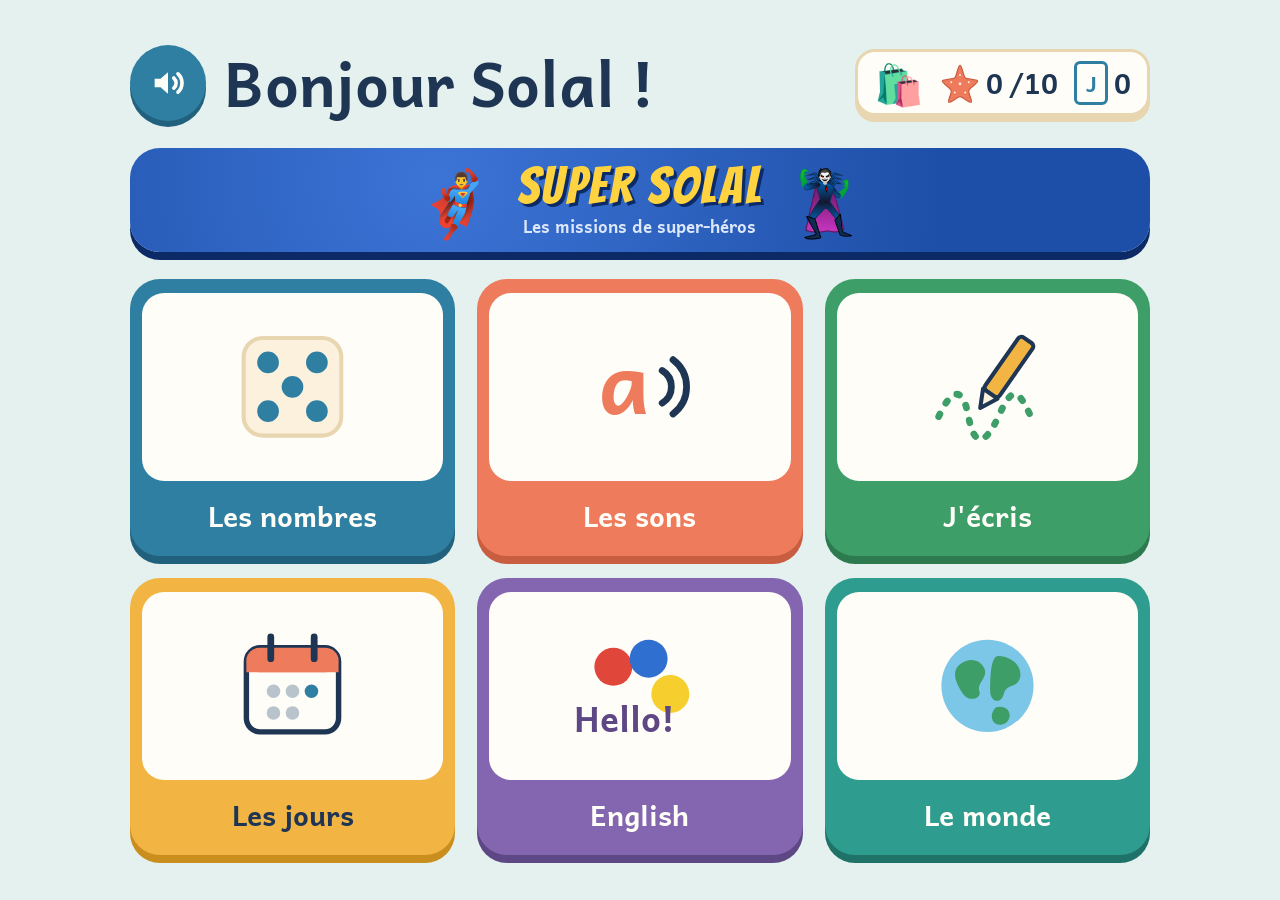
<file: index.html>
<!doctype html>
<html lang="fr">
<head>
<meta charset="utf-8">
<meta name="viewport" content="width=device-width, initial-scale=1, maximum-scale=1, user-scalable=no, viewport-fit=cover">
<meta name="apple-mobile-web-app-capable" content="yes">
<meta name="mobile-web-app-capable" content="yes">
<meta name="apple-mobile-web-app-title" content="Solal">
<title>Les jeux de Solal</title>
<link rel="icon" href="icones/favicon.svg" type="image/svg+xml">
<link rel="icon" href="icones/favicon-32.png" type="image/png" sizes="32x32">
<link rel="apple-touch-icon" href="icones/apple-touch-icon.png">
<link rel="manifest" href="icones/manifest.webmanifest">
<meta name="theme-color" content="#1E4FA8">
<link rel="preconnect" href="https://fonts.googleapis.com">
<link rel="preconnect" href="https://fonts.gstatic.com" crossorigin>
<link rel="stylesheet" href="https://fonts.googleapis.com/css2?family=Andika:wght@400;700&family=Bangers&display=swap">
<style>
  :root {
    --lagon: #E4F1EF;
    --lagon-fonce: #CFE5E1;
    --sable: #FBF1DC;
    --sable-bord: #E8D6B0;
    --encre: #1E3553;
    --encre-douce: #5A6F86;
    --mer: #2F7FA3;
    --mer-fonce: #22617E;
    --corail: #EE7B5B;
    --corail-fonce: #C85D40;
    --or: #F2B544;
    --or-fonce: #C98E1E;
    --algue: #3E9E68;
    --algue-fonce: #2D7A4F;
    --galet: #B9C3CC;
    --blanc: #FFFDF8;
    --police: "Andika", "Comic Sans MS", "Chalkboard SE", system-ui, sans-serif;
    color-scheme: light;
  }
  * { box-sizing: border-box; }
  html, body { height: 100%; }
  body {
    margin: 0;
    background: var(--lagon);
    color: var(--encre);
    font-family: var(--police);
    touch-action: manipulation;
    -webkit-user-select: none;
    user-select: none;
    -webkit-tap-highlight-color: transparent;
  }
  button, a { font-family: inherit; color: inherit; touch-action: manipulation; }
  button { border: 0; cursor: pointer; }
  :focus-visible { outline: 4px solid var(--or); outline-offset: 3px; }

  .page {
    min-height: 100%;
    display: flex;
    flex-direction: column;
    align-items: center;
    justify-content: center;
    gap: clamp(14px, 3vh, 28px);
    padding-inline: max(16px, env(safe-area-inset-left, 0px));
    padding-block: calc(16px + env(safe-area-inset-top, 0px)) calc(16px + env(safe-area-inset-bottom, 0px));
  }

  .haut {
    width: min(100%, 1020px);
    display: flex;
    align-items: center;
    justify-content: space-between;
    gap: 16px;
    flex-wrap: wrap;
  }
  .salut { display: flex; align-items: center; gap: 18px; }
  .ecouter {
    width: 76px; height: 76px;
    border-radius: 50%;
    background: var(--mer);
    color: var(--blanc);
    display: grid; place-items: center;
    box-shadow: 0 6px 0 var(--mer-fonce);
    flex: none;
  }
  .ecouter:active { transform: translateY(4px); box-shadow: 0 2px 0 var(--mer-fonce); }
  .ecouter svg { width: 40px; height: 40px; }
  h1 { margin: 0; font-size: clamp(38px, 7vh, 60px); line-height: 1.05; }

  .tresor {
    display: flex;
    align-items: center;
    gap: 16px;
    background: var(--blanc);
    border: 3px solid var(--sable-bord);
    border-radius: 20px;
    padding: 8px 16px;
    font-size: 28px;
    font-weight: 700;
    font-variant-numeric: tabular-nums;
  }
  a.tresor { text-decoration: none; color: var(--encre); box-shadow: 0 6px 0 var(--sable-bord); transition: transform .12s ease, box-shadow .12s ease; }
  a.tresor:active { transform: translateY(4px); box-shadow: 0 2px 0 var(--sable-bord); }
  .tresor .sac { font-size: 40px; line-height: 1; }
  .tresor .bloc { display: flex; align-items: center; gap: 6px; }
  .tresor svg { width: 40px; height: 40px; }
  .joker {
    display: inline-grid; place-items: center;
    width: 34px; height: 44px;
    border-radius: 6px;
    background: var(--blanc);
    border: 3px solid var(--mer);
    color: var(--mer);
    font-size: 22px;
  }

  .jeux {
    width: min(100%, 1020px);
    display: grid;
    grid-template-columns: repeat(3, 1fr);
    gap: clamp(12px, 2vw, 22px);
  }
  .jeu {
    --c: var(--mer);
    --c-fonce: var(--mer-fonce);
    position: relative;
    display: flex;
    flex-direction: column;
    align-items: center;
    gap: 12px;
    padding: 14px 12px 18px;
    background: var(--c);
    border-radius: 30px;
    box-shadow: 0 8px 0 var(--c-fonce);
    color: var(--blanc);
    font-size: clamp(22px, 3.6vh, 28px);
    font-weight: 700;
    text-decoration: none;
    transition: transform .12s ease, box-shadow .12s ease;
  }
  .jeu:active { transform: translateY(5px); box-shadow: 0 3px 0 var(--c-fonce); }
  .jeu.sons { --c: var(--corail); --c-fonce: var(--corail-fonce); }
  .jeu.ecrire { --c: var(--algue); --c-fonce: var(--algue-fonce); }
  .jeu.jours { --c: var(--or); --c-fonce: var(--or-fonce); color: var(--encre); }
  .jeu.anglais { --c: #8466B0; --c-fonce: #5E4785; }
  .jeu.monde { --c: #2E9C8F; --c-fonce: #1F7268; }
  .jeu .dessin {
    width: 100%;
    max-width: 100%;
    aspect-ratio: 16 / 10;
    border-radius: 22px;
    background: var(--blanc);
    display: grid;
    place-items: center;
    color: var(--encre);
  }
  .jeu .dessin svg { width: 72%; height: 72%; }

  .jeu.heros-banniere {
    width: min(100%, 1020px);
    flex-direction: row; justify-content: center; gap: 22px;
    padding: 12px 20px;
    --c: #1E4FA8; --c-fonce: #0B2A66;
    background: radial-gradient(circle at 30% 30%, #3C74D6, #1E4FA8 70%);
  }
  .heros-emoji { font-size: clamp(44px, 8vh, 64px); line-height: 1; }
  .heros-texte { display: flex; flex-direction: column; align-items: center; }
  .heros-titre { font-family: "Bangers", "Impact", "Arial Black", sans-serif; font-weight: 400; letter-spacing: .05em; font-size: clamp(34px, 6.5vh, 52px); color: #FFD23F; text-shadow: 3px 3px 0 #0B2A66; line-height: 1; }
  .heros-sous { font-size: 17px; color: #DCE7FA; font-weight: 700; }
  .jeu.ferme { --c: #C9D3D8; --c-fonce: #A9B5BC; color: var(--encre-douce); }
  .jeu.ferme .dessin { opacity: .55; filter: grayscale(.6); }
  .cadenas {
    position: absolute;
    top: -12px; right: -12px;
    width: 52px; height: 52px;
    border-radius: 50%;
    background: var(--blanc);
    border: 3px solid var(--galet);
    display: grid; place-items: center;
    color: var(--encre-douce);
  }
  .cadenas svg { width: 26px; height: 26px; }

  .rebond { animation: rebond .45s ease; }
  .non { animation: non .4s ease; }
  @keyframes rebond { 0%,100% { transform: scale(1); } 45% { transform: scale(1.06); } }
  @keyframes non { 0%,100% { transform: translateX(0); } 25% { transform: translateX(-8px); } 75% { transform: translateX(8px); } }
  @media (prefers-reduced-motion: reduce) { * { animation: none !important; transition: none !important; } }
  @media (max-width: 760px) { .jeux { grid-template-columns: repeat(2, 1fr); } }
</style>
</head>
<body>
<svg width="0" height="0" style="position:absolute" aria-hidden="true">
  <defs>
    <symbol id="i-etoile" viewBox="0 0 100 100">
      <path d="M50 6 C55 6 58 30 62 36 C66 42 92 40 94 45 C96 50 74 62 72 69 C70 76 82 95 78 98 C74 101 56 84 50 84 C44 84 26 101 22 98 C18 95 30 76 28 69 C26 62 4 50 6 45 C8 40 34 42 38 36 C42 30 45 6 50 6 Z" fill="#EE7B5B" stroke="#C85D40" stroke-width="3" stroke-linejoin="round"/>
      <circle cx="50" cy="52" r="3.5" fill="#FBF1DC"/><circle cx="50" cy="30" r="2.5" fill="#FBF1DC"/><circle cx="72" cy="48" r="2.5" fill="#FBF1DC"/><circle cx="28" cy="48" r="2.5" fill="#FBF1DC"/><circle cx="63" cy="74" r="2.5" fill="#FBF1DC"/><circle cx="37" cy="74" r="2.5" fill="#FBF1DC"/>
    </symbol>
    <symbol id="i-son" viewBox="0 0 24 24"><path d="M4 9.5h3.5L12 5.5v13l-4.5-4H4z" fill="currentColor"/><path d="M15.5 9a4 4 0 0 1 0 6M18 6.5a7.5 7.5 0 0 1 0 11" fill="none" stroke="currentColor" stroke-width="2.2" stroke-linecap="round"/></symbol>
    <symbol id="i-cadenas" viewBox="0 0 24 24"><rect x="5" y="10.5" width="14" height="10" rx="2.5" fill="currentColor"/><path d="M8 10.5V8a4 4 0 0 1 8 0v2.5" fill="none" stroke="currentColor" stroke-width="2.4"/></symbol>
  </defs>
</svg>

<main class="page">
  <div class="haut">
    <div class="salut">
      <button class="ecouter" id="btn-ecouter" aria-label="Écouter"><svg><use href="#i-son"/></svg></button>
      <h1>Bonjour Solal !</h1>
    </div>
    <a class="tresor" id="lien-boutique" href="boutique/" aria-label="La boutique : mes étoiles et mes jokers">
      <span class="sac" aria-hidden="true">🛍️</span>
      <span class="bloc"><svg><use href="#i-etoile"/></svg><span id="etoiles">0</span>/10</span>
      <span class="bloc"><span class="joker">J</span><span id="jokers">0</span></span>
    </a>
  </div>

  <a class="jeu heros-banniere" href="heros/" data-nom="Super Solal">
    <span class="heros-emoji" aria-hidden="true">🦸‍♂️</span>
    <span class="heros-texte"><span class="heros-titre">Super Solal</span><span class="heros-sous">Les missions de super-héros</span></span>
    <span class="heros-emoji" aria-hidden="true">🦹</span>
  </a>

  <nav class="jeux">
    <a class="jeu nombres" href="nombres/" data-nom="Les nombres">
      <span class="dessin">
        <svg viewBox="0 0 100 100" aria-hidden="true">
          <rect x="14" y="14" width="72" height="72" rx="14" fill="#FBF1DC" stroke="#E8D6B0" stroke-width="3"/>
          <circle cx="32" cy="32" r="8" fill="#2F7FA3"/><circle cx="68" cy="32" r="8" fill="#2F7FA3"/>
          <circle cx="50" cy="50" r="8" fill="#2F7FA3"/>
          <circle cx="32" cy="68" r="8" fill="#2F7FA3"/><circle cx="68" cy="68" r="8" fill="#2F7FA3"/>
        </svg>
      </span>
      Les nombres
    </a>

    <a class="jeu sons" href="sons/" data-nom="Les sons">
      <span class="dessin">
        <svg viewBox="0 0 100 100" aria-hidden="true">
          <text x="38" y="70" font-family="Andika, Comic Sans MS, sans-serif" font-size="62" font-weight="700" fill="#EE7B5B" text-anchor="middle">a</text>
          <path d="M66 38a14 14 0 0 1 0 24M74 30a25 25 0 0 1 0 40" fill="none" stroke="#1E3553" stroke-width="5" stroke-linecap="round"/>
        </svg>
      </span>
      Les sons
    </a>

    <a class="jeu ecrire" href="ecrire/" data-nom="J'écris">
      <span class="dessin">
        <svg viewBox="0 0 100 100" aria-hidden="true">
          <path d="M14 72c10-22 18-22 22 0s12 22 22 0 14-22 24 0" fill="none" stroke="#3E9E68" stroke-width="5" stroke-linecap="round" stroke-dasharray="2 9"/>
          <g transform="rotate(35 62 40)">
            <rect x="56" y="10" width="13" height="48" rx="3" fill="#F2B544" stroke="#1E3553" stroke-width="3"/>
            <path d="M56 58l6.5 13 6.5-13z" fill="#FBF1DC" stroke="#1E3553" stroke-width="3" stroke-linejoin="round"/>
          </g>
        </svg>
      </span>
      J'écris
    </a>

    <a class="jeu jours" href="jours/" data-nom="Les jours">
      <span class="dessin">
        <svg viewBox="0 0 100 100" aria-hidden="true">
          <rect x="16" y="22" width="68" height="62" rx="10" fill="#FFFDF8" stroke="#1E3553" stroke-width="4"/>
          <rect x="16" y="22" width="68" height="18" rx="10" fill="#EE7B5B"/>
          <rect x="16" y="32" width="68" height="8" fill="#EE7B5B"/>
          <path d="M34 14v16M66 14v16" stroke="#1E3553" stroke-width="5" stroke-linecap="round"/>
          <circle cx="36" cy="54" r="5" fill="#B9C3CC"/><circle cx="50" cy="54" r="5" fill="#B9C3CC"/><circle cx="64" cy="54" r="5" fill="#2F7FA3"/>
          <circle cx="36" cy="70" r="5" fill="#B9C3CC"/><circle cx="50" cy="70" r="5" fill="#B9C3CC"/>
        </svg>
      </span>
      Les jours
    </a>
    <a class="jeu anglais" href="anglais/" data-nom="English">
      <span class="dessin">
        <svg viewBox="0 0 100 100" aria-hidden="true">
          <circle cx="30" cy="36" r="14" fill="#E0463A"/><circle cx="56" cy="30" r="14" fill="#2F6FD0"/><circle cx="72" cy="56" r="14" fill="#F6CF2F"/>
          <text x="38" y="84" font-family="Andika, Comic Sans MS, sans-serif" font-size="26" font-weight="700" fill="#5E4785" text-anchor="middle">Hello!</text>
        </svg>
      </span>
      English
    </a>

    <a class="jeu monde" href="monde/" data-nom="Le monde">
      <span class="dessin">
        <svg viewBox="0 0 100 100" aria-hidden="true">
          <circle cx="50" cy="50" r="34" fill="#7CC6E8"/>
          <path d="M30 34c8-6 16-2 18 4s-6 10-4 16-8 8-12 2-10-16-2-22zM58 28c10 0 18 8 16 16s-10 4-12 12-10 6-10-2 0-26 6-26zM56 66c6-2 12 2 10 8s-10 6-12 2 0-8 2-10z" fill="#3E9E68"/>
        </svg>
      </span>
      Le monde
    </a>
  </nav>
</main>

<script>
(() => {
  // Étoiles et jokers communs à tous les jeux (même tablette, même site).
  try {
    const t = JSON.parse(localStorage.getItem('solal-tresor-v1') || localStorage.getItem('solal-nombres-v1') || '{}');
    document.getElementById('etoiles').textContent = t.etoiles || 0;
    document.getElementById('jokers').textContent = t.jokers || 0;
  } catch (e) {}

  let voix = null;
  function choisirVoix() {
    const fr = speechSynthesis.getVoices().filter(v => (v.lang || '').toLowerCase().startsWith('fr'));
    voix = fr.find(v => /fr[-_]fr/i.test(v.lang) && /amélie|amelie|thomas|audrey|marie|google/i.test(v.name))
        || fr.find(v => /fr[-_]fr/i.test(v.lang)) || fr[0] || null;
  }
  const parle = 'speechSynthesis' in window;
  if (parle) { choisirVoix(); speechSynthesis.onvoiceschanged = choisirVoix; }
  function dire(texte) {
    return new Promise(fin => {
      if (!parle) { setTimeout(fin, 300); return; }
      speechSynthesis.cancel();
      const u = new SpeechSynthesisUtterance(texte);
      u.lang = 'fr-FR';
      if (voix) u.voice = voix;
      u.rate = 0.85;
      u.pitch = 1.05;
      let fait = false;
      const finir = () => { if (!fait) { fait = true; fin(); } };
      u.onend = finir;
      u.onerror = finir;
      setTimeout(finir, 900 + texte.length * 110);
      speechSynthesis.speak(u);
    });
  }

  document.getElementById('btn-ecouter').addEventListener('click', () => {
    dire('Bonjour Solal ! Choisis un jeu.');
  });

  let enRoute = false;
  document.querySelectorAll('.jeu').forEach(el => {
    el.addEventListener('click', async e => {
      e.preventDefault();
      if (enRoute) return;
      el.classList.remove('rebond', 'non');
      void el.offsetWidth;
      if (el.dataset.ferme) {
        el.classList.add('non');
        dire(`${el.dataset.nom}. Ce jeu arrive bientôt !`);
        return;
      }
      enRoute = true;
      el.classList.add('rebond');
      await dire(el.dataset.nom);
      location.href = el.getAttribute('href');
    });
  });

  document.getElementById('lien-boutique').addEventListener('click', async e => {
    e.preventDefault();
    if (enRoute) return;
    enRoute = true;
    await dire('La boutique');
    location.href = 'boutique/';
  });

  // Au retour arrière dans Safari, la page peut revenir de son cache : on débloque.
  window.addEventListener('pageshow', () => { enRoute = false; });
})();
</script>
</body>
</html>
</file>
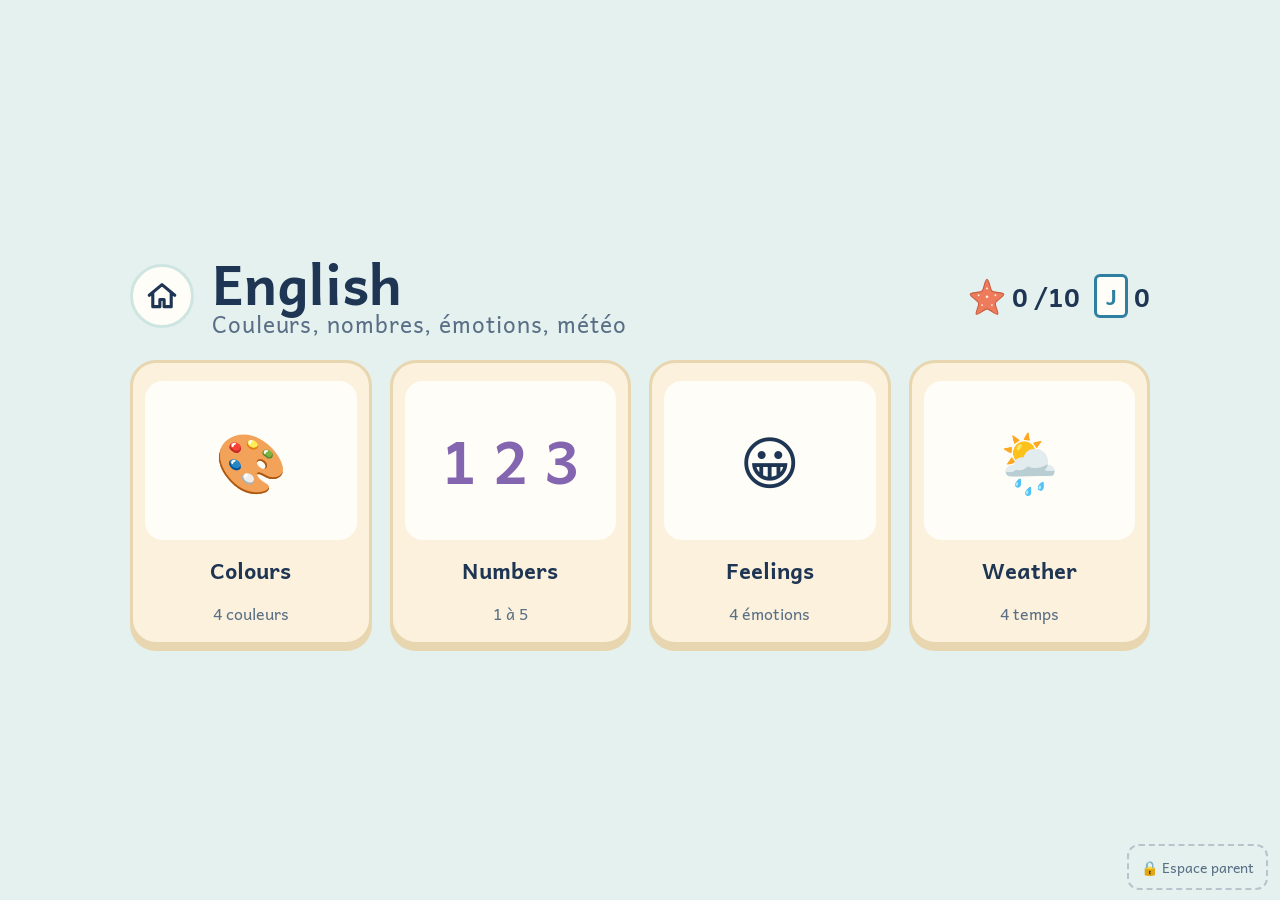
<file: anglais/index.html>
<!doctype html>
<html lang="fr">
<head>
<meta charset="utf-8">
<meta name="viewport" content="width=device-width, initial-scale=1, maximum-scale=1, user-scalable=no, viewport-fit=cover">
<meta name="apple-mobile-web-app-capable" content="yes">
<meta name="mobile-web-app-capable" content="yes">
<title>English avec Solal</title>
<link rel="icon" href="../icones/favicon.svg" type="image/svg+xml">
<link rel="icon" href="../icones/favicon-32.png" type="image/png" sizes="32x32">
<link rel="apple-touch-icon" href="../icones/apple-touch-icon.png">
<link rel="manifest" href="../icones/manifest.webmanifest">
<meta name="theme-color" content="#1E4FA8">
<link rel="preconnect" href="https://fonts.googleapis.com">
<link rel="preconnect" href="https://fonts.gstatic.com" crossorigin>
<link rel="stylesheet" href="https://fonts.googleapis.com/css2?family=Andika:wght@400;700&display=swap">
<link rel="stylesheet" href="../commun/commun.css">
<style>
  .oreille {
    width: clamp(150px, 32vh, 240px); height: clamp(150px, 32vh, 240px);
    border-radius: 50%; background: #8466B0; color: var(--blanc);
    display: grid; place-items: center; box-shadow: 0 8px 0 #5E4785;
  }
  .oreille svg { width: 50%; height: 50%; }
  .drapeau { font-size: clamp(60px, 12vh, 100px); }
  .rep.couleur { min-width: clamp(100px, 16vw, 150px); padding: 0; }
  .rep.couleur span { width: 70%; height: 70%; border-radius: 50%; display: block; border: 3px solid rgba(0,0,0,.15); }
  .rep.emoji { font-size: clamp(60px, 13vh, 100px); min-width: clamp(110px, 18vw, 170px); }
</style>
</head>
<body>

<!-- ============ ACCUEIL ============ -->
<section id="accueil" class="ecran accueil">
  <div class="accueil-haut">
    <div class="accueil-gauche">
      <a class="rond" href="../" aria-label="Retour à tous les jeux"><svg><use href="#i-maison"/></svg></a>
      <h1 class="titre">English <small>Couleurs, nombres, émotions, météo</small></h1>
    </div>
    <div class="compteur">
      <span class="bloc"><svg class="etoile-svg"><use href="#i-etoile"/></svg><span class="js-etoiles">0</span>/10</span>
      <span class="bloc"><span class="joker">J</span><span class="js-jokers">0</span></span>
    </div>
  </div>
  <div class="tuiles">
    <button class="tuile" data-jeu="couleurs">
      <span class="dessin">🎨</span>
      Colours
      <span class="niveau" data-niveau="couleurs"></span>
    </button>
    <button class="tuile" data-jeu="nombres">
      <span class="dessin" style="font-weight:700;color:#8466B0">1 2 3</span>
      Numbers
      <span class="niveau" data-niveau="nombres"></span>
    </button>
    <button class="tuile" data-jeu="emotions">
      <span class="dessin">😀</span>
      Feelings
      <span class="niveau" data-niveau="emotions"></span>
    </button>
    <button class="tuile" data-jeu="meteo">
      <span class="dessin">🌦️</span>
      Weather
      <span class="niveau" data-niveau="meteo"></span>
    </button>
  </div>
  <button class="coin-parent" id="btn-parent">🔒 Espace parent</button>
</section>

<!-- ============ JEU ============ -->
<section id="jeu" class="ecran" hidden>
  <div class="barre">
    <button class="rond" id="btn-maison" aria-label="Retour"><svg><use href="#i-maison"/></svg></button>
    <button class="rond ecoute" id="btn-reecouter" aria-label="Réécouter la consigne"><svg><use href="#i-son"/></svg></button>
    <div class="progres" id="progres"></div>
    <div class="compteur">
      <span class="bloc"><svg class="etoile-svg"><use href="#i-etoile"/></svg><span class="js-etoiles">0</span>/10</span>
      <span class="bloc"><span class="joker">J</span><span class="js-jokers">0</span></span>
    </div>
  </div>
  <div class="scene" id="scene"></div>
  <div class="reponses" id="reponses"></div>
</section>

<!-- ============ FIN ============ -->
<section id="fin" class="ecran fin" hidden>
  <h1 class="titre">Well done, Solal!</h1>
  <div class="rangee-etoiles" id="fin-etoiles"></div>
  <p class="fin-texte" id="fin-texte"></p>
  <div class="actions">
    <button class="rep large" id="btn-encore">Encore</button>
    <button class="rep large gris" id="btn-accueil">Accueil</button>
  </div>
</section>

<!-- ============ PARENT ============ -->
<section id="parent" class="ecran parent" hidden>
  <div class="barre">
    <button class="rond" id="btn-parent-retour" aria-label="Retour"><svg><use href="#i-maison"/></svg></button>
    <h2>Espace parent · English</h2>
  </div>
  <p>Les rituels d'anglais de la classe (la date et la météo, puis les émotions) en petits jeux d'écoute. La consigne est en français, le mot à trouver est dit par une voix anglaise. Si la tablette n'a pas de voix anglaise installée, iPad : Réglages → Accessibilité → Contenu énoncé → Voix → Anglais.</p>
  <div class="legende">
    <span><i style="background:#CDEBD8"></i>80 % et plus</span>
    <span><i style="background:#FBE3BE"></i>50 à 79 %</span>
    <span><i style="background:#F6D0C6"></i>moins de 50 %</span>
  </div>
  <div id="stats"></div>
  <div class="actions" style="justify-content:flex-start">
    <button class="btn-texte danger" id="btn-reset">Remettre l'anglais à zéro</button>
  </div>
</section>

<script src="../commun/commun.js"></script>
<script>
(() => {
  const { $, choisir, melanger, dire } = Solal;
  const en = (t, vitesse = 0.8) => dire(t, { langue: 'en', vitesse });

  const COULEURS = [
    { en: 'red', c: '#E0463A' }, { en: 'blue', c: '#2F6FD0' }, { en: 'green', c: '#3E9E48' }, { en: 'yellow', c: '#F6CF2F' },
    { en: 'orange', c: '#F28C28' }, { en: 'pink', c: '#F29BC0' }, { en: 'purple', c: '#8A4FB8' }, { en: 'brown', c: '#8B5A2B' },
    { en: 'black', c: '#222222' }, { en: 'white', c: '#FFFFFF' }
  ];
  const NOMBRES = ['one', 'two', 'three', 'four', 'five', 'six', 'seven', 'eight', 'nine', 'ten'];
  const EMOTIONS = [
    { en: 'happy', e: '😀' }, { en: 'sad', e: '😢' }, { en: 'angry', e: '😠' }, { en: 'scared', e: '😨' },
    { en: 'tired', e: '😴' }, { en: 'surprised', e: '😲' }
  ];
  const METEO = [
    { en: 'sunny', e: '☀️' }, { en: 'rainy', e: '🌧️' }, { en: 'cloudy', e: '☁️' }, { en: 'snowy', e: '🌨️' },
    { en: 'windy', e: '🌬️' }, { en: 'stormy', e: '⛈️' }
  ];
  const NOMS = { couleurs: 'Colours', nombres: 'Numbers', emotions: 'Feelings', meteo: 'Weather' };

  let dernier = null;
  const tirer = liste => { let x, k = 0; do { x = choisir(liste); k++; } while (liste.length > 1 && x.en === dernier && k < 20); dernier = x.en; return x; };

  /* Consigne en deux voix : le français, puis le mot anglais. Le bouton haut-parleur la rejoue. */
  function annoncer(m, fr, mot) {
    const jouer = async () => { m.occupe = true; await dire(fr); await en(mot); m.occupe = false; };
    m.jeu.consigne = fr;
    m.jeu.rejouer = jouer;
    return jouer();
  }
  function sceneOreille(m) {
    $('#scene').innerHTML = `<button class="oreille" aria-label="Réécouter"><svg><use href="#i-son"/></svg></button>`;
    $('#scene .oreille').addEventListener('click', () => { if (!m.occupe && m.jeu.rejouer) m.jeu.rejouer(); });
  }

  /* Jeu générique : entendre un mot anglais, toucher la bonne image. */
  function jeuEcoute({ liste, paliers, rendu, classe, question }) {
    return {
      paliers: 2,
      libelle: p => paliers[p].libelle,
      montee: () => 'Great! De nouveaux mots arrivent !',
      preparer(m, p) {
        const pool = liste.slice(0, paliers[p].nb);
        const cible = tirer(pool);
        const options = melanger([cible, ...melanger(pool.filter(x => x !== cible)).slice(0, p === 0 ? 2 : 3)]);
        m.jeu.cle = cible.en;
        sceneOreille(m);
        m.choix(options, {
          cible,
          classe,
          rendu,
          dit: () => '',
          avantBravo: () => en(`Yes! ${cible.en}!`, 0.85),
          aider: async x => { await dire("Ça, c'est"); await en(x.en); await dire('Écoute encore.'); await en(cible.en); },
          bravo: () => choisir(Solal.BRAVOS)
        });
        annoncer(m, question, cible.en);
      }
    };
  }

  const JEUX = {
    couleurs: jeuEcoute({
      liste: COULEURS,
      paliers: [{ nb: 4, libelle: '4 couleurs' }, { nb: 10, libelle: '10 couleurs' }],
      classe: 'couleur',
      rendu: x => `<span style="background:${x.c}"></span>`,
      question: 'Trouve la couleur :'
    }),
    nombres: jeuEcoute({
      liste: NOMBRES.map((w, i) => ({ en: w, n: i + 1 })),
      paliers: [{ nb: 5, libelle: '1 à 5' }, { nb: 10, libelle: '1 à 10' }],
      classe: '',
      rendu: x => x.n,
      question: 'Trouve le nombre :'
    }),
    emotions: jeuEcoute({
      liste: EMOTIONS,
      paliers: [{ nb: 4, libelle: '4 émotions' }, { nb: 6, libelle: '6 émotions' }],
      classe: 'emoji',
      rendu: x => x.e,
      question: 'Trouve le visage :'
    }),
    meteo: jeuEcoute({
      liste: METEO,
      paliers: [{ nb: 4, libelle: '4 temps' }, { nb: 6, libelle: '6 temps' }],
      classe: 'emoji',
      rendu: x => x.e,
      question: 'Quel temps fait-il ?'
    })
  };

  const m = Solal.moteur({ cle: 'solal-anglais-v1', jeux: JEUX });

  function afficherParent() {
    $('#stats').innerHTML = m.statsHTML(NOMS, {
      couleurs: COULEURS.map(x => x.en), nombres: NOMBRES, emotions: EMOTIONS.map(x => x.en), meteo: METEO.map(x => x.en)
    });
    const b = $('#btn-reset');
    b.textContent = "Remettre l'anglais à zéro";
    b.dataset.confirme = '';
    Solal.montrer('parent');
  }
  Solal.appuiLong($('#btn-parent'), afficherParent);
  $('#btn-parent-retour').addEventListener('click', m.retour);
  $('#btn-reset').addEventListener('click', e => {
    const b = e.currentTarget;
    if (!b.dataset.confirme) { b.dataset.confirme = '1'; b.textContent = 'Confirmer : tout effacer'; return; }
    m.effacer();
    afficherParent();
  });
})();
</script>
</body>
</html>
</file>
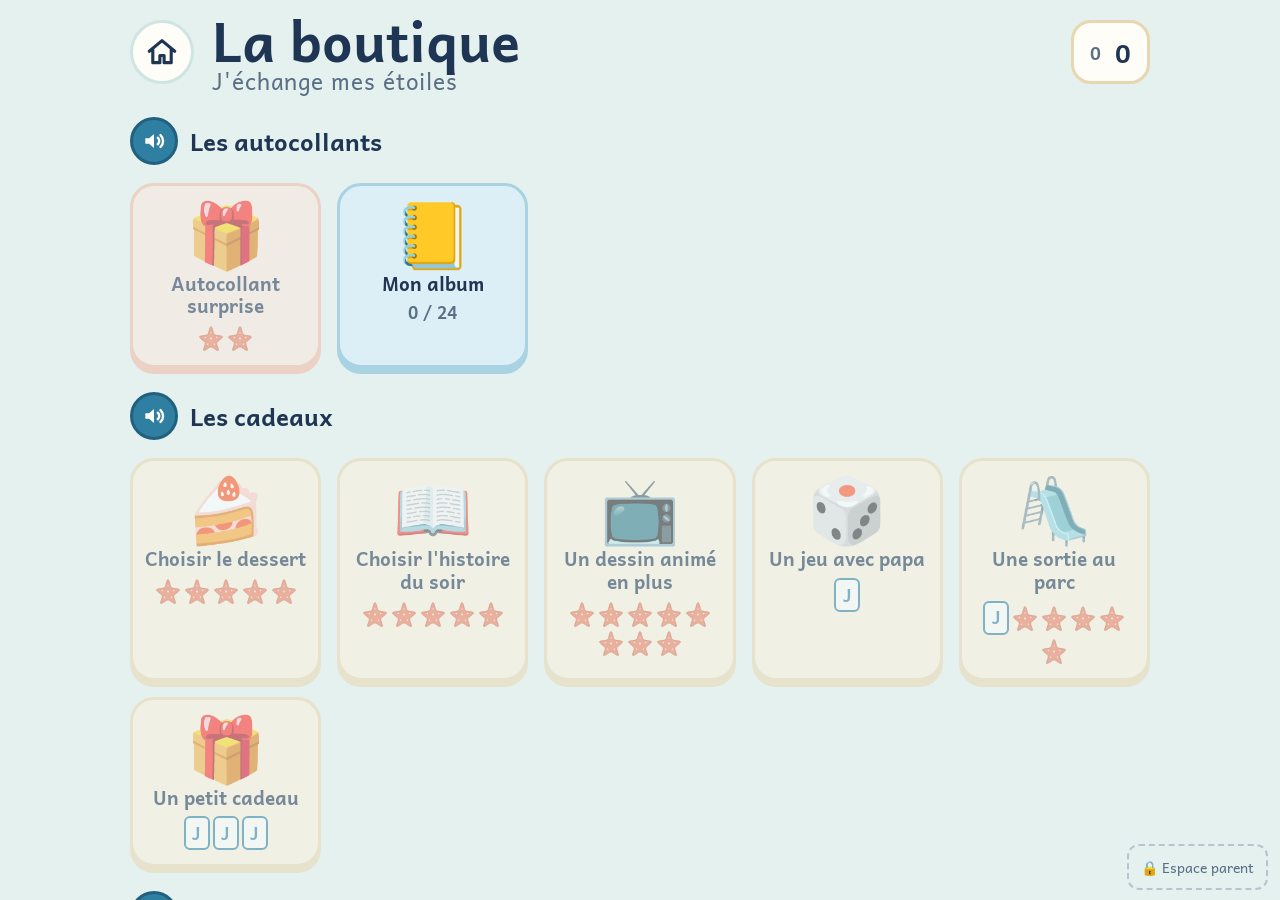
<file: boutique/index.html>
<!doctype html>
<html lang="fr">
<head>
<meta charset="utf-8">
<meta name="viewport" content="width=device-width, initial-scale=1, maximum-scale=1, user-scalable=no, viewport-fit=cover">
<meta name="apple-mobile-web-app-capable" content="yes">
<meta name="mobile-web-app-capable" content="yes">
<title>La boutique de Solal</title>
<link rel="icon" href="../icones/favicon.svg" type="image/svg+xml">
<link rel="icon" href="../icones/favicon-32.png" type="image/png" sizes="32x32">
<link rel="apple-touch-icon" href="../icones/apple-touch-icon.png">
<link rel="manifest" href="../icones/manifest.webmanifest">
<meta name="theme-color" content="#1E4FA8">
<link rel="preconnect" href="https://fonts.googleapis.com">
<link rel="preconnect" href="https://fonts.gstatic.com" crossorigin>
<link rel="stylesheet" href="https://fonts.googleapis.com/css2?family=Andika:wght@400;700&display=swap">
<link rel="stylesheet" href="../commun/commun.css">
<style>
  .boutique { overflow-y: auto; align-items: center; gap: 18px; }
  .boutique > * { width: min(100%, 1020px); flex: none; }
  .boutique > .coin-parent { width: auto; }
  #accueil { padding-bottom: calc(80px + env(safe-area-inset-bottom, 0px)); }
  .tirelire {
    display: flex; align-items: center; gap: 14px; flex-wrap: wrap;
    background: var(--blanc); border: 3px solid var(--sable-bord); border-radius: 20px;
    padding: 8px 16px; font-size: 26px; font-weight: 700; font-variant-numeric: tabular-nums;
  }
  .prix { display: inline-flex; align-items: center; gap: 3px; flex-wrap: wrap; justify-content: center; }
  .prix .etoile-svg { width: 26px; height: 26px; }
  .prix .joker { width: 26px; height: 34px; font-size: 17px; border-width: 2px; }
  .tirelire .prix .etoile-svg { width: 34px; height: 34px; }
  .tirelire .prix .joker { width: 32px; height: 42px; font-size: 20px; border-width: 3px; }

  .rayon-titre { margin: 6px 0 0; font-size: 24px; display: flex; align-items: center; gap: 12px; }
  .rayon-titre .rond { width: 48px; height: 48px; }
  .rayon-titre .rond svg { width: 26px; height: 26px; }

  .vitrine { display: grid; grid-template-columns: repeat(auto-fill, minmax(190px, 1fr)); gap: 16px; }
  .lot {
    background: var(--sable); border: 3px solid var(--sable-bord); border-radius: 24px;
    box-shadow: 0 6px 0 var(--sable-bord);
    padding: 14px 10px 14px; display: flex; flex-direction: column; align-items: center; gap: 8px;
    font-size: 19px; font-weight: 700; text-align: center; line-height: 1.2;
    transition: transform .12s ease, box-shadow .12s ease, opacity .2s ease;
  }
  .lot:active { transform: translateY(4px); box-shadow: 0 2px 0 var(--sable-bord); }
  .lot .img { font-size: 64px; line-height: 1; }
  .lot.trop-cher { opacity: .55; }
  .lot.surprise { background: #FDE7DF; border-color: #F3B8A5; box-shadow: 0 6px 0 #F3B8A5; }
  .lot.album { background: #DDEFF6; border-color: #A9D2E3; box-shadow: 0 6px 0 #A9D2E3; }

  .bons { display: flex; flex-wrap: wrap; gap: 12px; }
  .bon {
    display: flex; align-items: center; gap: 12px;
    background: var(--blanc); border: 3px dashed var(--or); border-radius: 18px;
    padding: 10px 16px; font-size: 19px; font-weight: 700;
  }
  .bon .img { font-size: 38px; }
  .vide-texte { color: var(--encre-douce); font-size: 17px; }

  /* Fenêtre d'achat */
  .voile {
    position: fixed; inset: 0; background: rgba(30,53,83,.45);
    display: grid; place-items: center; padding: 16px; z-index: 10;
  }
  .fiche {
    background: var(--blanc); border-radius: 30px; padding: 26px 30px;
    width: min(100%, 560px); display: flex; flex-direction: column; align-items: center; gap: 16px; text-align: center;
  }
  .fiche .img { font-size: clamp(90px, 20vh, 150px); line-height: 1; }
  .fiche .nom { font-size: 30px; font-weight: 700; }
  .fiche .prix .etoile-svg { width: 40px; height: 40px; }
  .fiche .prix .joker { width: 38px; height: 50px; font-size: 24px; border-width: 3px; }
  .fiche .message { font-size: 20px; color: var(--encre-douce); min-height: 1.4em; }
  .fiche .actions { gap: 18px; }
  .fiche .rep { min-width: 150px; height: 100px; font-size: 34px; }

  /* Album */
  .planche { display: grid; grid-template-columns: repeat(auto-fill, minmax(110px, 1fr)); gap: 12px; }
  .case-album {
    aspect-ratio: 1; border-radius: 20px; display: grid; place-items: center;
    background: var(--blanc); box-shadow: 0 4px 0 var(--sable-bord);
    font-size: 58px; line-height: 1;
  }
  .case-album.manque { background: var(--lagon-fonce); box-shadow: none; color: var(--galet); font-size: 40px; font-weight: 700; }
  .case-album.neuf { animation: hop .6s ease 2; }

  /* Parent */
  .parent input, .parent select { user-select: text; -webkit-user-select: text; font-family: inherit; font-size: 18px; }
  .ligne-lot { display: grid; grid-template-columns: 70px 1fr 110px 90px 56px; gap: 8px; align-items: center; }
  .ligne-lot input[type="text"] { width: 100%; padding: 8px 10px; border: 2px solid var(--galet); border-radius: 10px; background: var(--blanc); color: var(--encre); }
  .ligne-lot input.emoji { text-align: center; font-size: 26px; padding: 4px; }
  .ligne-lot input[type="number"] { width: 100%; padding: 8px; border: 2px solid var(--galet); border-radius: 10px; background: var(--blanc); color: var(--encre); }
  .ligne-lot label { display: flex; align-items: center; gap: 6px; font-size: 15px; color: var(--encre-douce); }
  .ligne-lot button { width: 48px; height: 48px; border-radius: 12px; border: 2px solid var(--galet); background: var(--blanc); font-size: 20px; }
  .entete-lots { font-size: 14px; color: var(--encre-douce); font-weight: 700; }
  .liste-parent { display: grid; gap: 8px; }
  .bon-parent { display: flex; align-items: center; gap: 12px; flex-wrap: wrap; }
  .reglage { display: flex; align-items: center; gap: 14px; font-size: 20px; font-weight: 700; flex-wrap: wrap; }
  .reglage button.pm { width: 56px; height: 56px; border-radius: 50%; background: var(--blanc); border: 3px solid var(--galet); font-size: 28px; font-weight: 700; }
  @media (max-width: 700px) { .ligne-lot { grid-template-columns: 56px 1fr 80px; } .ligne-lot label, .ligne-lot button { grid-column: auto; } }
</style>
</head>
<body>

<!-- ============ BOUTIQUE ============ -->
<section id="accueil" class="ecran boutique">
  <div class="accueil-haut">
    <div class="accueil-gauche">
      <a class="rond" href="../" aria-label="Retour à tous les jeux"><svg><use href="#i-maison"/></svg></a>
      <h1 class="titre">La boutique <small>J'échange mes étoiles</small></h1>
    </div>
    <button class="tirelire" id="btn-tirelire" aria-label="Mes étoiles">
      <span class="prix" id="tirelire-prix"></span>
      <span id="tirelire-total"></span>
    </button>
  </div>

  <h2 class="rayon-titre"><button class="rond ecoute" data-dire="Les autocollants. Chaque autocollant coûte deux étoiles. C'est une surprise !" aria-label="Écouter"><svg><use href="#i-son"/></svg></button>Les autocollants</h2>
  <div class="vitrine">
    <button class="lot surprise" id="btn-surprise">
      <span class="img">🎁</span>
      Autocollant surprise
      <span class="prix" id="prix-surprise"></span>
    </button>
    <button class="lot album" id="btn-album">
      <span class="img">📒</span>
      Mon album
      <span id="album-compte" style="font-size:17px;color:var(--encre-douce)"></span>
    </button>
  </div>

  <h2 class="rayon-titre"><button class="rond ecoute" data-dire="Les cadeaux. Quand tu en achètes un, montre ton bon à papa." aria-label="Écouter"><svg><use href="#i-son"/></svg></button>Les cadeaux</h2>
  <div class="vitrine" id="vitrine-lots"></div>

  <h2 class="rayon-titre"><button class="rond ecoute" id="btn-dire-bons" aria-label="Écouter"><svg><use href="#i-son"/></svg></button>Mes bons à montrer à papa</h2>
  <div class="bons" id="bons"></div>

  <button class="coin-parent" id="btn-parent">🔒 Espace parent</button>
</section>

<!-- ============ ALBUM ============ -->
<section id="album" class="ecran boutique" hidden>
  <div class="accueil-haut">
    <div class="accueil-gauche">
      <button class="rond" id="btn-album-retour" aria-label="Retour à la boutique"><svg><use href="#i-maison"/></svg></button>
      <h1 class="titre">Mon album <small id="album-sous-titre"></small></h1>
    </div>
  </div>
  <div class="planche" id="planche"></div>
</section>

<!-- ============ PARENT ============ -->
<section id="parent" class="ecran parent" hidden>
  <div class="barre">
    <button class="rond" id="btn-parent-retour" aria-label="Retour"><svg><use href="#i-maison"/></svg></button>
    <h2>Espace parent · La boutique</h2>
  </div>

  <h3>Bons à donner</h3>
  <div class="liste-parent" id="parent-bons"></div>

  <h3>Les cadeaux proposés</h3>
  <p>Choisissez les cadeaux et leur prix en étoiles. Une séance de 5 minutes rapporte en général 2 à 4 étoiles (1 étoile pour 2 bonnes réponses du premier coup, +1 si tout est parfait). Décochez « visible » pour cacher un cadeau sans le supprimer.</p>
  <div class="ligne-lot entete-lots"><span>Image</span><span>Nom</span><span>Prix</span><span></span><span></span></div>
  <div class="liste-parent" id="parent-lots"></div>
  <div class="actions" style="justify-content:flex-start">
    <button class="btn-texte" id="btn-ajouter-lot">+ Ajouter un cadeau</button>
  </div>

  <h3>Étoiles</h3>
  <p>Pour récompenser un effort fait hors de la tablette, ou corriger un compte.</p>
  <div class="reglage">
    <button class="pm" id="btn-etoile-moins" aria-label="Retirer une étoile">−</button>
    <span id="parent-total"></span>
    <button class="pm" id="btn-etoile-plus" aria-label="Ajouter une étoile">+</button>
  </div>
</section>

<script src="../commun/commun.js"></script>
<script>
(() => {
  const { $, $$, choisir, pause, dire, enLettres, lire, ecrire } = Solal;

  const PRIX_AUTOCOLLANT = 2;
  const AUTOCOLLANTS = ['🐬', '🐳', '🐙', '🦀', '🐠', '🦈', '🐢', '🦭', '🐧', '🦩', '🦜', '🦁',
    '🐯', '🐼', '🦊', '🦉', '🦖', '🦕', '🚀', '🚒', '🏎️', '⚽', '🏴‍☠️', '🦄'];
  const LOTS_DEPART = [
    { e: '🍰', nom: 'Choisir le dessert', prix: 5 },
    { e: '📖', nom: "Choisir l'histoire du soir", prix: 5 },
    { e: '📺', nom: 'Un dessin animé en plus', prix: 8 },
    { e: '🎲', nom: 'Un jeu avec papa', prix: 10 },
    { e: '🛝', nom: 'Une sortie au parc', prix: 15 },
    { e: '🎁', nom: 'Un petit cadeau', prix: 30 }
  ];
  const CLE = 'solal-boutique-v1';
  const CLE_TRESOR = 'solal-tresor-v1';
  let id = Date.now();
  const nouveauId = () => String(id++);

  const etat = lire(CLE, () => ({
    lots: LOTS_DEPART.map(l => ({ ...l, id: nouveauId(), visible: true })),
    bons: [],
    album: []
  }));
  const sauver = () => ecrire(CLE, etat);

  /* ---------- Étoiles : 1 joker = 10 étoiles ---------- */
  function lireTresor() {
    try {
      const b = localStorage.getItem(CLE_TRESOR) || localStorage.getItem('solal-nombres-v1');
      const t = b ? JSON.parse(b) : {};
      return { etoiles: t.etoiles || 0, jokers: t.jokers || 0 };
    } catch (e) { return { etoiles: 0, jokers: 0 }; }
  }
  const total = () => { const t = lireTresor(); return t.jokers * 10 + t.etoiles; };
  function fixerTotal(n) {
    n = Math.max(0, n);
    ecrire(CLE_TRESOR, { etoiles: n % 10, jokers: Math.floor(n / 10) });
  }
  const etoilesDites = n => n === 1 ? 'une étoile' : `${enLettres(n)} étoiles`;
  function prixHTML(n) {
    const j = Math.floor(n / 10), e = n % 10;
    return '<span class="joker">J</span>'.repeat(j) + '<svg class="etoile-svg"><use href="#i-etoile"/></svg>'.repeat(e) || '<span style="font-size:18px;color:var(--encre-douce)">0</span>';
  }

  /* ---------- Affichage ---------- */
  function afficher() {
    const t = total();
    $('#tirelire-prix').innerHTML = prixHTML(t);
    $('#tirelire-total').textContent = t;
    $('#prix-surprise').innerHTML = prixHTML(PRIX_AUTOCOLLANT);
    $('#btn-surprise').classList.toggle('trop-cher', t < PRIX_AUTOCOLLANT || etat.album.length >= AUTOCOLLANTS.length);
    $('#album-compte').textContent = `${etat.album.length} / ${AUTOCOLLANTS.length}`;

    const lots = etat.lots.filter(l => l.visible && l.nom.trim());
    $('#vitrine-lots').innerHTML = lots.map(l => `
      <button class="lot ${t < l.prix ? 'trop-cher' : ''}" data-id="${l.id}">
        <span class="img">${l.e || '🎁'}</span>${echapper(l.nom)}<span class="prix">${prixHTML(l.prix)}</span>
      </button>`).join('') || '<p class="vide-texte">Papa n\'a pas encore choisi de cadeaux.</p>';
    $$('#vitrine-lots .lot').forEach(b => b.addEventListener('click', () => ouvrirFiche(etat.lots.find(l => l.id === b.dataset.id))));

    const bons = etat.bons.filter(b => !b.donne);
    $('#bons').innerHTML = bons.map(b => `<div class="bon"><span class="img">${b.e}</span>${echapper(b.nom)}</div>`).join('')
      || '<p class="vide-texte">Pas de bon pour l\'instant.</p>';
  }
  const echapper = s => s.replace(/[&<>"]/g, c => ({ '&': '&amp;', '<': '&lt;', '>': '&gt;', '"': '&quot;' }[c]));

  $('#btn-tirelire').addEventListener('click', () => {
    const t = total();
    dire(t === 0 ? "Tu n'as pas encore d'étoiles. Joue pour en gagner !" : `Tu as ${etoilesDites(t)}.`);
  });
  $$('[data-dire]').forEach(b => b.addEventListener('click', () => dire(b.dataset.dire)));
  $('#btn-dire-bons').addEventListener('click', () => {
    const bons = etat.bons.filter(b => !b.donne);
    dire(bons.length ? `Tu as ${bons.length === 1 ? 'un bon' : enLettres(bons.length) + ' bons'} à montrer à papa : ${bons.map(b => b.nom).join(', ')}.` : "Tu n'as pas de bon pour l'instant.");
  });

  /* ---------- Fenêtre d'achat ---------- */
  function ouvrirFiche(lot) {
    const t = total();
    const assez = t >= lot.prix;
    const manque = lot.prix - t;
    const voile = document.createElement('div');
    voile.className = 'voile';
    voile.innerHTML = `
      <div class="fiche" role="dialog" aria-modal="true">
        <div class="img">${lot.e || '🎁'}</div>
        <div class="nom">${echapper(lot.nom)}</div>
        <div class="prix">${prixHTML(lot.prix)}</div>
        <div class="message">${assez ? '' : `Il te manque ${manque} étoile${manque > 1 ? 's' : ''}.`}</div>
        <div class="actions">
          ${assez ? '<button class="rep vert" id="btn-acheter" aria-label="Acheter">✓</button>' : ''}
          <button class="rep gris" id="btn-fermer" aria-label="Retour">✗</button>
        </div>
      </div>`;
    document.body.appendChild(voile);
    const fermer = () => { Solal.taire(); voile.remove(); };
    $('#btn-fermer', voile).addEventListener('click', fermer);
    voile.addEventListener('click', e => { if (e.target === voile) fermer(); });
    dire(assez
      ? `${lot.nom}. Ça coûte ${etoilesDites(lot.prix)}. Tu veux l'acheter ? Appuie sur le bouton vert.`
      : `${lot.nom}. Ça coûte ${etoilesDites(lot.prix)}. Il te manque ${etoilesDites(manque)}. Continue à jouer !`);
    if (!assez) return;
    $('#btn-acheter', voile).addEventListener('click', async () => {
      if (total() < lot.prix) return;
      fixerTotal(total() - lot.prix);
      etat.bons.push({ id: nouveauId(), e: lot.e || '🎁', nom: lot.nom, date: new Date().toISOString(), donne: false });
      sauver();
      voile.remove();
      afficher();
      await dire(`Bravo ! Tu as acheté : ${lot.nom}. Va montrer ton bon à papa !`);
    });
  }

  /* ---------- Autocollant surprise et album ---------- */
  $('#btn-surprise').addEventListener('click', () => {
    const manquants = AUTOCOLLANTS.filter(a => !etat.album.includes(a));
    if (!manquants.length) { dire('Bravo ! Ton album est complet !'); return; }
    ouvrirFiche({ e: '🎁', nom: 'Un autocollant surprise', prix: PRIX_AUTOCOLLANT, surprise: true });
    const acheter = $('#btn-acheter');
    if (!acheter) return;
    // On remplace l'achat normal par l'ouverture de la surprise.
    const neuf = acheter.cloneNode(true);
    acheter.replaceWith(neuf);
    neuf.addEventListener('click', async () => {
      if (total() < PRIX_AUTOCOLLANT) return;
      fixerTotal(total() - PRIX_AUTOCOLLANT);
      const gagne = choisir(manquants);
      etat.album.push(gagne);
      sauver();
      document.querySelector('.voile').remove();
      afficher();
      ouvrirAlbum(gagne);
      await dire('Surprise ! Un nouvel autocollant pour ton album !');
    });
  });

  function ouvrirAlbum(neuf) {
    $('#album-sous-titre').textContent = `${etat.album.length} autocollant${etat.album.length > 1 ? 's' : ''} sur ${AUTOCOLLANTS.length}`;
    $('#planche').innerHTML = AUTOCOLLANTS.map(a => etat.album.includes(a)
      ? `<div class="case-album ${a === neuf ? 'neuf' : ''}">${a}</div>`
      : '<div class="case-album manque">?</div>').join('');
    Solal.montrer('album');
  }
  $('#btn-album').addEventListener('click', () => {
    ouvrirAlbum(null);
    dire(`Ton album. Tu as ${etat.album.length === 0 ? 'zéro' : enLettres(etat.album.length)} autocollant${etat.album.length > 1 ? 's' : ''}.`);
  });
  $('#btn-album-retour').addEventListener('click', () => { Solal.taire(); Solal.montrer('accueil'); afficher(); });

  /* ---------- Espace parent ---------- */
  function afficherParent() {
    const bons = etat.bons.filter(b => !b.donne);
    $('#parent-bons').innerHTML = bons.map(b => `
      <div class="bon-parent"><span class="bon"><span class="img">${b.e}</span>${echapper(b.nom)}</span>
        <span style="color:var(--encre-douce);font-size:15px">acheté le ${new Date(b.date).toLocaleDateString('fr-FR')}</span>
        <button class="btn-texte" data-donne="${b.id}">C'est donné</button></div>`).join('')
      || '<p>Aucun bon en attente.</p>';
    $$('[data-donne]').forEach(btn => btn.addEventListener('click', () => {
      const b = etat.bons.find(x => x.id === btn.dataset.donne);
      if (b) { b.donne = true; sauver(); afficherParent(); }
    }));

    $('#parent-lots').innerHTML = etat.lots.map(l => `
      <div class="ligne-lot" data-id="${l.id}">
        <input type="text" class="emoji" id="e-${l.id}" value="${echapper(l.e || '')}" maxlength="4" aria-label="Image">
        <input type="text" id="n-${l.id}" value="${echapper(l.nom)}" maxlength="40" aria-label="Nom du cadeau">
        <input type="number" id="p-${l.id}" value="${l.prix}" min="1" max="200" aria-label="Prix en étoiles">
        <label><input type="checkbox" id="v-${l.id}" ${l.visible ? 'checked' : ''}> visible</label>
        <button data-suppr="${l.id}" aria-label="Supprimer">🗑</button>
      </div>`).join('');
    $$('#parent-lots .ligne-lot').forEach(ligne => {
      const l = etat.lots.find(x => x.id === ligne.dataset.id);
      const maj = () => {
        l.e = $(`#e-${l.id}`).value.trim();
        l.nom = $(`#n-${l.id}`).value;
        l.prix = Math.max(1, Math.min(200, parseInt($(`#p-${l.id}`).value, 10) || 1));
        l.visible = $(`#v-${l.id}`).checked;
        sauver();
      };
      $$('input', ligne).forEach(i => i.addEventListener('change', maj));
      $('[data-suppr]', ligne).addEventListener('click', e => {
        const b = e.currentTarget;
        if (!b.dataset.confirme) { b.dataset.confirme = '1'; b.textContent = '✓?'; return; }
        etat.lots = etat.lots.filter(x => x.id !== l.id);
        sauver();
        afficherParent();
      });
    });
    $('#parent-total').textContent = `${total()} étoile${total() > 1 ? 's' : ''}`;
    Solal.montrer('parent');
  }
  Solal.appuiLong($('#btn-parent'), afficherParent);
  $('#btn-parent-retour').addEventListener('click', () => { Solal.montrer('accueil'); afficher(); });
  $('#btn-ajouter-lot').addEventListener('click', () => {
    etat.lots.push({ id: nouveauId(), e: '🎁', nom: 'Nouveau cadeau', prix: 5, visible: true });
    sauver();
    afficherParent();
  });
  $('#btn-etoile-plus').addEventListener('click', () => { fixerTotal(total() + 1); afficherParent(); });
  $('#btn-etoile-moins').addEventListener('click', () => { fixerTotal(total() - 1); afficherParent(); });

  afficher();
})();
</script>
</body>
</html>
</file>
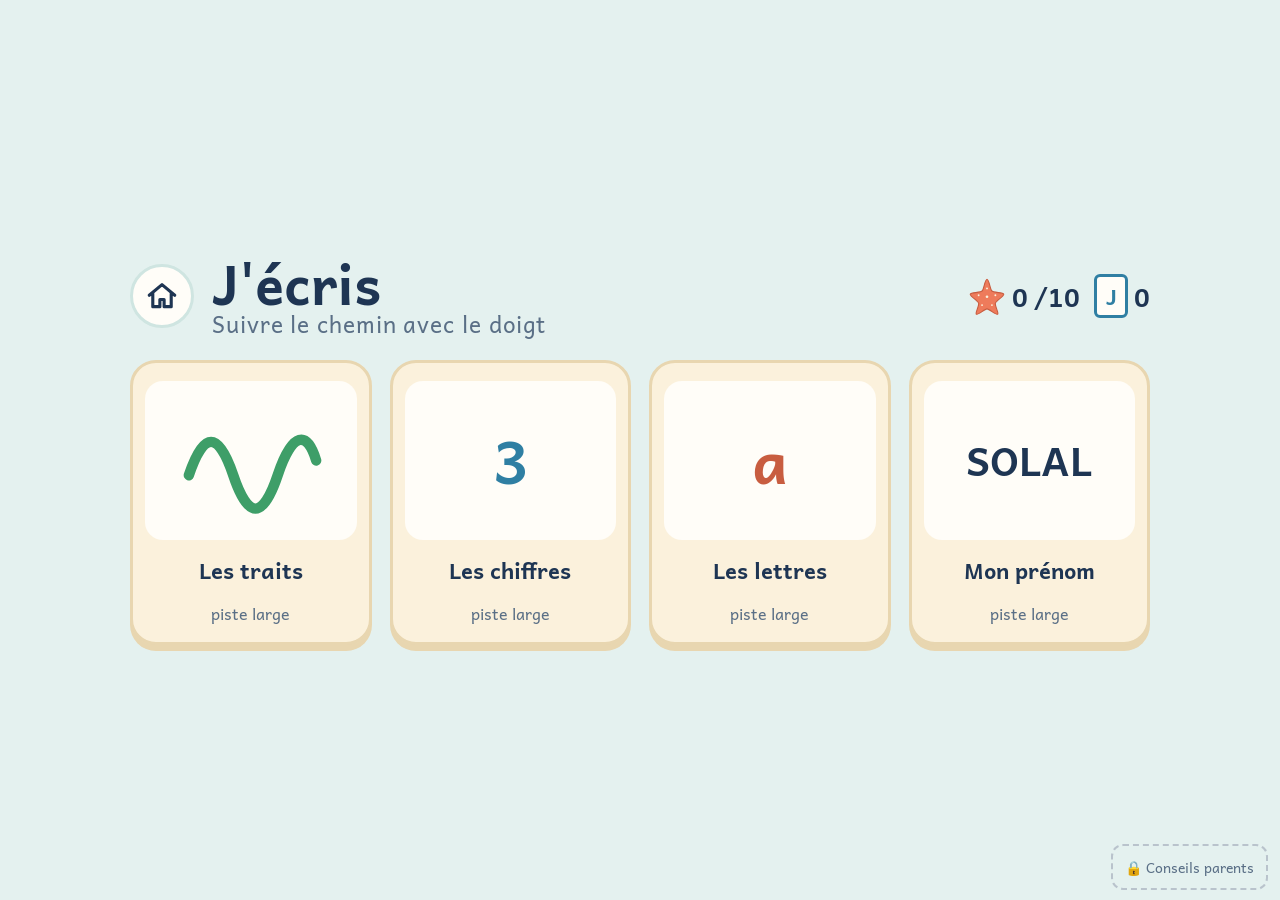
<file: ecrire/index.html>
<!doctype html>
<html lang="fr">
<head>
<meta charset="utf-8">
<meta name="viewport" content="width=device-width, initial-scale=1, maximum-scale=1, user-scalable=no, viewport-fit=cover">
<meta name="apple-mobile-web-app-capable" content="yes">
<meta name="mobile-web-app-capable" content="yes">
<title>J'écris avec Solal</title>
<link rel="icon" href="../icones/favicon.svg" type="image/svg+xml">
<link rel="icon" href="../icones/favicon-32.png" type="image/png" sizes="32x32">
<link rel="apple-touch-icon" href="../icones/apple-touch-icon.png">
<link rel="manifest" href="../icones/manifest.webmanifest">
<meta name="theme-color" content="#1E4FA8">
<link rel="preconnect" href="https://fonts.googleapis.com">
<link rel="preconnect" href="https://fonts.gstatic.com" crossorigin>
<link rel="stylesheet" href="https://fonts.googleapis.com/css2?family=Andika:wght@400;700&display=swap">
<link rel="stylesheet" href="../commun/commun.css">
<style>
  #jeu .reponses { min-height: 84px; }
  #jeu .scene { gap: clamp(16px, 4vw, 48px); padding: 12px; }
  .modele {
    flex: none;
    width: clamp(110px, 22vw, 220px);
    display: flex; flex-direction: column; align-items: center; gap: 8px;
    color: var(--encre-douce); font-size: 18px; font-weight: 700; text-align: center;
  }
  .modele .grand {
    font-size: clamp(90px, 24vh, 180px); line-height: 1; color: var(--encre);
    font-weight: 700;
  }
  .modele .grand.emoji { font-size: clamp(70px, 18vh, 130px); }
  canvas#piste {
    touch-action: none;
    background: var(--blanc);
    border-radius: 24px;
    box-shadow: 0 4px 0 var(--sable-bord);
    max-width: 100%;
  }
  .btn-petit {
    height: 64px; padding-inline: 22px;
    border-radius: 20px; background: var(--blanc);
    border: 3px solid var(--galet); box-shadow: 0 5px 0 var(--galet);
    font-size: 22px; font-weight: 700; color: var(--encre-douce);
    display: inline-flex; align-items: center; gap: 10px;
  }
  .btn-petit:active { transform: translateY(4px); box-shadow: 0 1px 0 var(--galet); }
  .btn-petit span { font-size: 30px; }
</style>
</head>
<body>

<!-- ============ ACCUEIL ============ -->
<section id="accueil" class="ecran accueil">
  <div class="accueil-haut">
    <div class="accueil-gauche">
      <a class="rond" href="../" aria-label="Retour à tous les jeux"><svg><use href="#i-maison"/></svg></a>
      <h1 class="titre">J'écris <small>Suivre le chemin avec le doigt</small></h1>
    </div>
    <div class="compteur">
      <span class="bloc"><svg class="etoile-svg"><use href="#i-etoile"/></svg><span class="js-etoiles">0</span>/10</span>
      <span class="bloc"><span class="joker">J</span><span class="js-jokers">0</span></span>
    </div>
  </div>
  <div class="tuiles">
    <button class="tuile" data-jeu="traits">
      <span class="dessin">
        <svg viewBox="0 0 100 60" aria-hidden="true"><path d="M8 40 C 18 10, 28 10, 38 40 S 58 70, 68 40 S 88 10, 94 30" fill="none" stroke="#3E9E68" stroke-width="7" stroke-linecap="round"/></svg>
      </span>
      Les traits
      <span class="niveau" data-niveau="traits"></span>
    </button>
    <button class="tuile" data-jeu="chiffres">
      <span class="dessin" style="font-weight:700;color:var(--mer)">3</span>
      Les chiffres
      <span class="niveau" data-niveau="chiffres"></span>
    </button>
    <button class="tuile" data-jeu="lettres">
      <span class="dessin" style="font-weight:700;color:var(--corail-fonce)">a</span>
      Les lettres
      <span class="niveau" data-niveau="lettres"></span>
    </button>
    <button class="tuile" data-jeu="prenom">
      <span class="dessin" style="font-size:40px;font-weight:700;color:var(--encre)">SOLAL</span>
      Mon prénom
      <span class="niveau" data-niveau="prenom"></span>
    </button>
  </div>
  <button class="coin-parent" id="btn-parent">🔒 Conseils parents</button>
</section>

<!-- ============ JEU ============ -->
<section id="jeu" class="ecran" hidden>
  <div class="barre">
    <button class="rond" id="btn-maison" aria-label="Retour"><svg><use href="#i-maison"/></svg></button>
    <button class="rond ecoute" id="btn-reecouter" aria-label="Réécouter la consigne"><svg><use href="#i-son"/></svg></button>
    <div class="progres" id="progres"></div>
    <div class="compteur">
      <span class="bloc"><svg class="etoile-svg"><use href="#i-etoile"/></svg><span class="js-etoiles">0</span>/10</span>
      <span class="bloc"><span class="joker">J</span><span class="js-jokers">0</span></span>
    </div>
  </div>
  <div class="scene" id="scene"></div>
  <div class="reponses" id="reponses"></div>
</section>

<!-- ============ FIN ============ -->
<section id="fin" class="ecran fin" hidden>
  <h1 class="titre">Bravo Solal !</h1>
  <div class="rangee-etoiles" id="fin-etoiles"></div>
  <p class="fin-texte" id="fin-texte"></p>
  <div class="actions">
    <button class="rep large" id="btn-encore">Encore</button>
    <button class="rep large gris" id="btn-accueil">Accueil</button>
  </div>
</section>

<!-- ============ CONSEILS PARENTS ============ -->
<section id="parent" class="ecran parent" hidden>
  <div class="barre">
    <button class="rond" id="btn-parent-retour" aria-label="Retour"><svg><use href="#i-maison"/></svg></button>
    <h2>Conseils · écrire en étant gaucher</h2>
  </div>
  <p>Ce jeu travaille le <strong>sens des gestes</strong> (on part du point vert, on suit le chemin) avant la taille et la précision. Au premier niveau, la piste est large et Solal peut lever le doigt : il reprend là où il s'était arrêté. Après 3 tracés réussis sans sortir, la piste se resserre, et sortir du chemin fait recommencer le morceau (pas d'étoile pour ce tracé).</p>
  <h3>Pour l'écriture sur papier</h3>
  <ul>
    <li><strong>Feuille inclinée vers la droite</strong> (le haut de la feuille part vers la droite), posée un peu à gauche de son corps.</li>
    <li><strong>Main sous la ligne</strong>, poignet droit : on évite la main « en crochet » au-dessus de ce qu'il écrit.</li>
    <li><strong>Crayon tenu à 2 ou 3 cm de la pointe</strong>, pour qu'il voie ce qu'il écrit. Un crayon triangulaire ou un guide-doigt aide.</li>
    <li><strong>Lumière venant de la droite</strong>, pour ne pas écrire dans l'ombre de sa main.</li>
    <li>À table ou en classe, <strong>à gauche d'un droitier</strong>, pour que les coudes ne se cognent pas. Des ciseaux pour gaucher existent.</li>
  </ul>
  <h3>Avec une suspicion de dyspraxie</h3>
  <ul>
    <li>Tracer <strong>en grand d'abord</strong> (au doigt, sur une ardoise, dans le sable ou la farine), puis de plus en plus petit.</li>
    <li>Des séances <strong>courtes</strong> (5 minutes), en félicitant l'effort plutôt que le résultat.</li>
    <li>Un bilan chez un <strong>ergothérapeute</strong> ou un <strong>psychomotricien</strong> dira ce qui aide vraiment Solal, et si l'ordinateur doit prendre le relais pour certains écrits.</li>
  </ul>
</section>

<script src="../commun/commun.js"></script>
<script>
(() => {
  const { $, choisir, melanger, pause, dire } = Solal;

  /* ---------- Formes, dans une boîte de 100 × 100 (y vers le bas) ---------- */
  function arc(cx, cy, r, a0, a1, ry = r) {
    const n = Math.max(8, Math.ceil(Math.abs(a1 - a0) / 8));
    return Array.from({ length: n + 1 }, (_, i) => {
      const a = (a0 + (a1 - a0) * i / n) * Math.PI / 180;
      return [cx + r * Math.cos(a), cy + ry * Math.sin(a)];
    });
  }
  function courbe(f, t0, t1, n = 90) {
    return Array.from({ length: n + 1 }, (_, i) => f(t0 + (t1 - t0) * i / n));
  }
  const suite = (...morceaux) => morceaux.flat();

  // Rond, zéro, o : on part du haut et on tourne vers la gauche, comme à l'école.
  const FORMES = {
    traits: [
      { nom: 'le trait qui descend', icone: '⬇️', traits: [[[50, 10], [50, 90]]] },
      { nom: 'le trait couché', icone: '➡️', traits: [[[10, 50], [90, 50]]] },
      { nom: 'le rond', icone: '⭕', traits: [arc(50, 50, 34, 270, -90)] },
      { nom: 'les vagues', icone: '🌊', traits: [courbe(t => [10 + 80 * t, 50 + 16 * Math.sin(t * 4 * Math.PI)], 0, 1)] },
      { nom: 'les ponts', icone: '🌉', traits: [courbe(t => [10 + 80 * t / (3 * Math.PI), 72 - 38 * Math.abs(Math.sin(t))], 0, 3 * Math.PI)] },
      { nom: 'les boucles', icone: '➰', traits: [courbe(s => [14 + 3.6 * s + 7 * Math.sin(s), 74 - 23 * (1 - Math.cos(s))], 0, 6 * Math.PI, 140)] },
      { nom: 'le zigzag', icone: '⚡', traits: [[[10, 72], [23, 28], [36, 72], [49, 28], [62, 72], [75, 28], [88, 72]]] }
    ],
    chiffres: [
      { nom: 'le zéro', modele: '0', traits: [arc(50, 50, 24, 270, -90, 36)] },
      { nom: 'le un', modele: '1', traits: [[[34, 32], [54, 12], [54, 88]]] },
      { nom: 'le deux', modele: '2', traits: [suite(arc(50, 34, 20, 200, 390), [[28, 86], [74, 86]])] },
      { nom: 'le trois', modele: '3', traits: [suite(arc(48, 31, 17, 210, 450), arc(48, 67, 19, 270, 510))] },
      { nom: 'le quatre', modele: '4', traits: [[[58, 12], [26, 62], [76, 62]], [[60, 38], [60, 90]]] },
      { nom: 'le cinq', modele: '5', traits: [suite([[70, 14], [37, 14], [35, 45]], arc(50, 64, 21, 235, 500))] },
      { nom: 'le six', modele: '6', traits: [suite(arc(72, 62, 44, 262, 180), arc(50, 62, 22, 180, -180))] },
      { nom: 'le sept', modele: '7', traits: [[[28, 16], [72, 16], [42, 88]]] },
      { nom: 'le huit', modele: '8', traits: [courbe(t => [50 - 18 * Math.sin(2 * t), 50 - 36 * Math.cos(t)], 0, 2 * Math.PI, 120)] },
      { nom: 'le neuf', modele: '9', traits: [suite(arc(50, 32, 18, 0, -360), [[68, 32], [66, 88]])] }
    ],
    lettres: [
      { nom: 'la lettre a', modele: 'a', traits: [arc(46, 60, 20, -20, -380), [[66, 40], [66, 82]]] },
      { nom: 'la lettre o', modele: 'o', traits: [arc(50, 60, 22, 270, -90)] },
      { nom: 'la lettre i', modele: 'i', traits: [[[50, 44], [50, 84]], [[50, 24]]] },
      { nom: 'la lettre u', modele: 'u', traits: [suite([[36, 42], [36, 68]], arc(48, 68, 12, 180, 0), [[60, 68], [60, 42], [60, 84]])] },
      { nom: 'la lettre l', modele: 'l', traits: [[[50, 10], [50, 88]]] },
      { nom: 'la lettre é', modele: 'é', traits: [suite([[30, 62], [70, 62]], arc(50, 62, 20, 0, -320)), [[58, 24], [46, 36]]] }
    ],
    // S O L A L, dans l'ordre, en capitales comme on écrit son prénom au CP.
    prenom: [
      { nom: 'le S', modele: 'S', traits: [suite(arc(50, 31, 18, -30, -270), arc(50, 67, 18, 270, 510))] },
      { nom: 'le O', modele: 'O', traits: [arc(50, 50, 26, 270, -90, 36)] },
      { nom: 'le L', modele: 'L', traits: [[[36, 12], [36, 88], [70, 88]]] },
      { nom: 'le A', modele: 'A', traits: [[[50, 12], [26, 88]], [[50, 12], [74, 88]], [[35, 62], [65, 62]]] },
      { nom: 'le L', modele: 'L', traits: [[[36, 12], [36, 88], [70, 88]]] }
    ]
  };

  /* ---------- Piste de traçage ---------- */
  /* Trois niveaux : la zone acceptée autour du chemin se resserre (sur 100), la piste dessinée aussi.
     À partir du 2ᵉ niveau, sortir du chemin fait recommencer le morceau. */
  const TOLERANCES = [12, 9, 7];
  let TOL = 12;
  let PISTE = 8;
  const ENCRE = 1.6;  // épaisseur du trait de Solal
  const PAS = 5;      // écart entre deux points de passage

  function reechantillonner(pts, pas) {
    if (pts.length === 1) return [pts[0]];
    const res = [pts[0]];
    let reste = 0;
    for (let i = 1; i < pts.length; i++) {
      const [x0, y0] = pts[i - 1], [x1, y1] = pts[i];
      const d = Math.hypot(x1 - x0, y1 - y0);
      let t = pas - reste;
      while (t <= d) {
        res.push([x0 + (x1 - x0) * t / d, y0 + (y1 - y0) * t / d]);
        t += pas;
      }
      reste = d - (t - pas);
    }
    const der = pts[pts.length - 1], dp = res[res.length - 1];
    if (Math.hypot(der[0] - dp[0], der[1] - dp[1]) > 1) res.push(der);
    return res;
  }

  let piste = null;

  function preparerPiste(m, forme, palier) {
    TOL = TOLERANCES[palier];
    PISTE = palier === 0 ? 8 : TOL * 0.75;
    const strict = palier >= 1;
    const scene = $('#scene');
    const modele = forme.modele
      ? `<div class="grand">${forme.modele}</div>`
      : `<div class="grand emoji">${forme.icone}</div>`;
    scene.innerHTML = `<div class="modele">${modele}<span>${forme.nom}</span></div><canvas id="piste"></canvas>`;
    $('#reponses').innerHTML = `<button class="btn-petit" id="btn-recommencer"><span>↺</span>Recommencer</button>`;

    piste = {
      forme,
      points: forme.traits.map(t => reechantillonner(t, PAS)),
      trait: 0,
      cp: 0,
      encre: [],
      debutTrait: 0,
      enCours: null,
      sorties: 0,
      bloque: false,
      fini: false
    };

    const canvas = $('#piste');
    const ctx = canvas.getContext('2d');
    let k = 1;

    function dimensionner() {
      const r = scene.getBoundingClientRect();
      const larg = r.width - $('.modele').getBoundingClientRect().width - 70;
      const s = Math.max(200, Math.min(r.height - 28, larg));
      const dpr = window.devicePixelRatio || 1;
      canvas.style.width = s + 'px';
      canvas.style.height = s + 'px';
      canvas.width = s * dpr;
      canvas.height = s * dpr;
      ctx.setTransform(dpr, 0, 0, dpr, 0, 0);
      k = s / 100;
      dessiner();
    }

    function chemin(pts) {
      ctx.beginPath();
      pts.forEach(([x, y], i) => (i ? ctx.lineTo(x * k, y * k) : ctx.moveTo(x * k, y * k)));
    }

    function dessiner() {
      const s = canvas.width / (window.devicePixelRatio || 1);
      ctx.clearRect(0, 0, s, s);
      ctx.lineCap = 'round';
      ctx.lineJoin = 'round';

      piste.points.forEach((pts, i) => {
        const fait = i < piste.trait;
        if (pts.length === 1) {
          ctx.beginPath();
          ctx.arc(pts[0][0] * k, pts[0][1] * k, PISTE * 0.6 * k, 0, 2 * Math.PI);
          ctx.fillStyle = fait ? '#BFE3CC' : '#F3E6C8';
          ctx.fill();
          return;
        }
        chemin(pts);
        ctx.strokeStyle = fait ? '#BFE3CC' : '#F3E6C8';
        ctx.lineWidth = PISTE * k;
        ctx.setLineDash([]);
        ctx.stroke();
        if (i === piste.trait && piste.cp > 1) {
          chemin(pts.slice(0, piste.cp));
          ctx.strokeStyle = '#BFE3CC';
          ctx.stroke();
        }
        if (!fait) {
          chemin(pts);
          ctx.strokeStyle = '#B9C3CC';
          ctx.lineWidth = 3;
          ctx.setLineDash([2, 10]);
          ctx.stroke();
          ctx.setLineDash([]);
        }
      });

      // Ce que Solal a tracé
      ctx.strokeStyle = '#2F7FA3';
      ctx.lineWidth = ENCRE * k;
      piste.encre.forEach(seg => { if (seg.length > 1) { chemin(seg); ctx.stroke(); } });

      if (piste.fini) return;
      const pts = piste.points[piste.trait];
      // Point de départ (vert) et flèche de direction, puis prochain point à atteindre (orange).
      if (piste.cp === 0) {
        const [x0, y0] = pts[0];
        if (pts.length > 2) {
          const [x1, y1] = pts[Math.min(2, pts.length - 1)];
          const a = Math.atan2(y1 - y0, x1 - x0);
          const L = 13 * k;
          const bx = x0 * k + Math.cos(a) * L, by = y0 * k + Math.sin(a) * L;
          ctx.beginPath();
          ctx.moveTo(bx + Math.cos(a) * 4 * k, by + Math.sin(a) * 4 * k);
          ctx.lineTo(bx + Math.cos(a + 2.4) * 3.5 * k, by + Math.sin(a + 2.4) * 3.5 * k);
          ctx.lineTo(bx + Math.cos(a - 2.4) * 3.5 * k, by + Math.sin(a - 2.4) * 3.5 * k);
          ctx.closePath();
          ctx.fillStyle = '#2D7A4F';
          ctx.fill();
        }
        ctx.beginPath();
        ctx.arc(x0 * k, y0 * k, 4.5 * k, 0, 2 * Math.PI);
        ctx.fillStyle = '#3E9E68';
        ctx.fill();
        ctx.lineWidth = 3;
        ctx.strokeStyle = '#FFFDF8';
        ctx.stroke();
      } else if (piste.cp < pts.length) {
        const [x, y] = pts[piste.cp];
        ctx.beginPath();
        ctx.arc(x * k, y * k, 2.6 * k, 0, 2 * Math.PI);
        ctx.fillStyle = '#F2B544';
        ctx.fill();
      }
    }

    function coords(e) {
      const r = canvas.getBoundingClientRect();
      return [(e.clientX - r.left) / k, (e.clientY - r.top) / k];
    }

    async function sortie() {
      // Sorti du chemin : on efface ce morceau et on le recommence.
      piste.sorties++;
      if (piste.sorties === 1) { m.jeu.essais = 1; m.mauvaise(); }
      m.jeu.essais = 2;
      piste.cp = 0;
      piste.encre = piste.encre.slice(0, piste.debutTrait);
      piste.enCours = null;
      piste.bloque = true;
      dessiner();
      await dire('Oups, tu es sorti du chemin. On recommence ce morceau.');
      piste.bloque = false;
    }

    async function avancer(p) {
      if (piste.fini || piste.bloque) return;
      const pts = piste.points[piste.trait];
      if (strict && piste.cp > 0 && pts.length > 1) {
        let d = Infinity;
        for (let i = Math.max(0, piste.cp - 4); i < Math.min(piste.cp + 6, pts.length); i++) d = Math.min(d, Math.hypot(p[0] - pts[i][0], p[1] - pts[i][1]));
        if (d > TOL * 1.8) { await sortie(); return; }
      }
      let meilleur = -1;
      for (let i = piste.cp; i < Math.min(piste.cp + 4, pts.length); i++) {
        if (Math.hypot(p[0] - pts[i][0], p[1] - pts[i][1]) < TOL) meilleur = i;
      }
      if (meilleur >= 0) piste.cp = meilleur + 1;
      if (piste.cp >= pts.length) {
        piste.trait++;
        piste.cp = 0;
        piste.debutTrait = piste.encre.length;
        if (piste.trait >= piste.points.length) {
          piste.fini = true;
          dessiner();
          m.occupe = true;
          m.jeu.essais = piste.sorties ? 2 : 1;
          await pause(250);
          const fin = forme.dernier ? ' Tu as écrit ton prénom : Solal !' : '';
          await m.bonne(`${choisir(Solal.BRAVOS)} Tu as tracé ${forme.nom}.${fin}`);
          return;
        }
        dessiner();
        dire(piste.points.length > 2 ? 'Bien ! Encore un morceau.' : 'Bien ! Maintenant, le deuxième morceau.');
      }
    }

    canvas.addEventListener('pointerdown', e => {
      if (piste.fini || piste.bloque) return;
      canvas.setPointerCapture(e.pointerId);
      const p = coords(e);
      piste.enCours = [p];
      piste.encre.push(piste.enCours);
      avancer(p);
      dessiner();
    });
    canvas.addEventListener('pointermove', e => {
      if (!piste.enCours || piste.fini) return;
      const p = coords(e);
      piste.enCours.push(p);
      avancer(p);
      dessiner();
    });
    const lever = () => { piste.enCours = null; };
    canvas.addEventListener('pointerup', lever);
    canvas.addEventListener('pointercancel', lever);

    $('#btn-recommencer').addEventListener('click', () => {
      if (piste.fini) return;
      piste.trait = 0;
      piste.cp = 0;
      piste.encre = [];
      piste.debutTrait = 0;
      dessiner();
    });

    piste.redimensionner = dimensionner;
    requestAnimationFrame(dimensionner);
  }
  window.addEventListener('resize', () => { if (piste && !$('#jeu').hidden) piste.redimensionner(); });

  /* ---------- Séances : 6 formes tirées dans la famille choisie ---------- */
  const tirages = {};
  function formeSuivante(famille, num) {
    if (famille === 'prenom') {
      const f = FORMES.prenom[num - 1];
      return { ...f, dernier: num === FORMES.prenom.length };
    }
    if (!tirages[famille] || !tirages[famille].length) tirages[famille] = melanger([...FORMES[famille]]);
    return tirages[famille].pop();
  }
  const jeu = famille => ({
    parSeance: famille === 'prenom' ? FORMES.prenom.length : 6,
    paliers: 3,
    libelle: p => ['piste large', 'piste moyenne', 'piste fine'][p],
    montee: p => p === 1 ? 'Bravo ! Maintenant, le chemin est plus fin : reste bien dessus !' : 'Bravo ! Le chemin devient encore plus fin.',
    preparer(m, palier) {
      const forme = formeSuivante(famille, m.jeu.num);
      preparerPiste(m, forme, palier);
      const debut = m.jeu.num === 1 ? ' Suis le chemin jusqu\'au bout, sans te presser.' : '';
      m.consigne(`Trace ${forme.nom}. Pose ton doigt sur le point vert.${debut}`);
    }
  });

  const m = Solal.moteur({ cle: 'solal-ecrire-v1', jeux: { traits: jeu('traits'), chiffres: jeu('chiffres'), lettres: jeu('lettres'), prenom: jeu('prenom') } });

  Solal.appuiLong($('#btn-parent'), () => Solal.montrer('parent'));
  $('#btn-parent-retour').addEventListener('click', m.retour);
})();
</script>
</body>
</html>
</file>
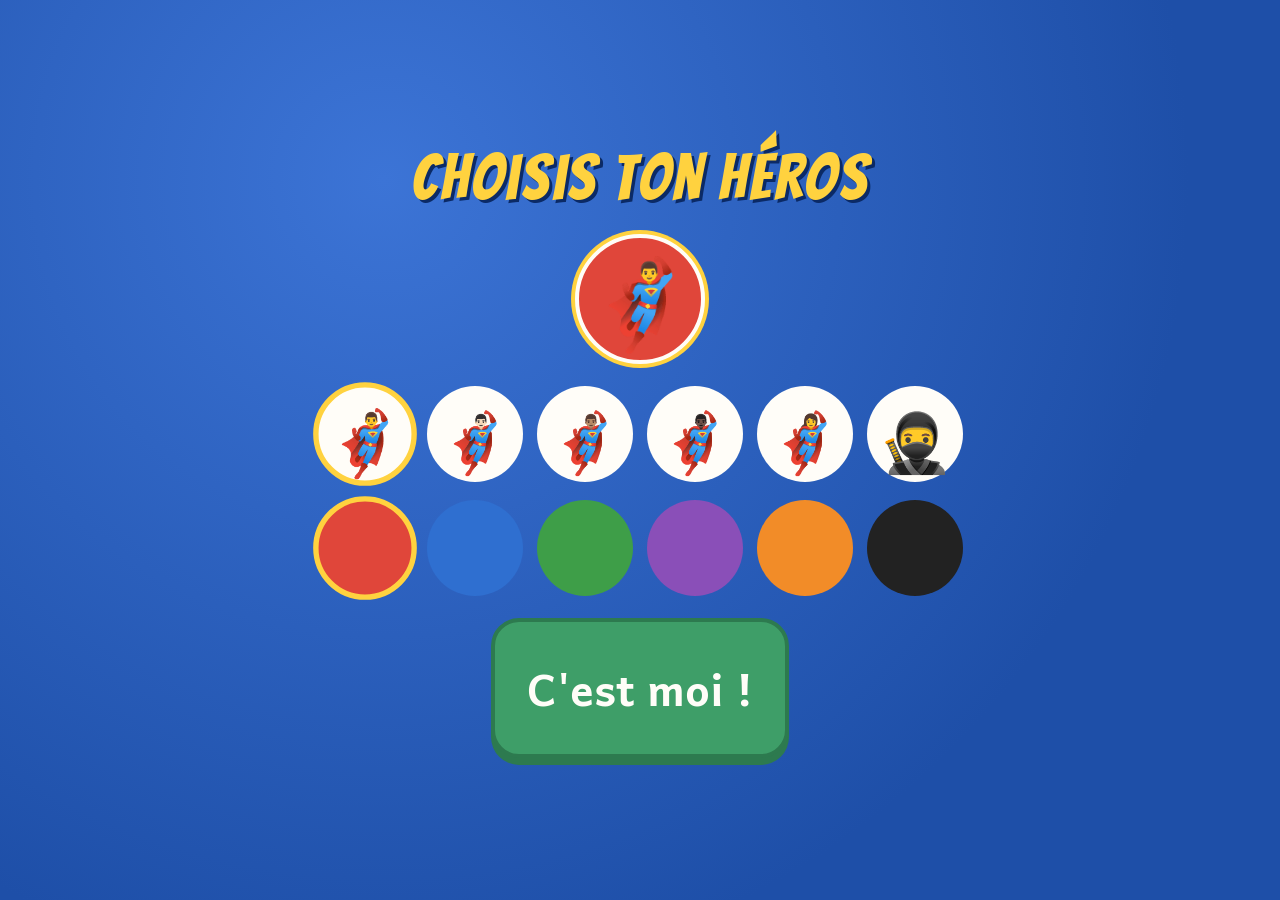
<file: heros/index.html>
<!doctype html>
<html lang="fr">
<head>
<meta charset="utf-8">
<meta name="viewport" content="width=device-width, initial-scale=1, maximum-scale=1, user-scalable=no, viewport-fit=cover">
<meta name="apple-mobile-web-app-capable" content="yes">
<meta name="mobile-web-app-capable" content="yes">
<title>Super Solal</title>
<link rel="icon" href="../icones/favicon.svg" type="image/svg+xml">
<link rel="icon" href="../icones/favicon-32.png" type="image/png" sizes="32x32">
<link rel="apple-touch-icon" href="../icones/apple-touch-icon.png">
<link rel="manifest" href="../icones/manifest.webmanifest">
<meta name="theme-color" content="#1E4FA8">
<link rel="preconnect" href="https://fonts.googleapis.com">
<link rel="preconnect" href="https://fonts.gstatic.com" crossorigin>
<link rel="stylesheet" href="https://fonts.googleapis.com/css2?family=Andika:wght@400;700&family=Bangers&display=swap">
<link rel="stylesheet" href="../commun/commun.css">
<style>
  :root {
    --ciel: #1E4FA8;
    --ciel-clair: #3C74D6;
    --eclair: #FFD23F;
    --eclair-fonce: #E0A800;
    --rouge: #E0463A;
    --bd: "Bangers", "Impact", "Arial Black", sans-serif;
  }
  body { background: radial-gradient(circle at 30% 20%, var(--ciel-clair), var(--ciel) 70%); }
  .titre-bd { font-family: var(--bd); letter-spacing: .04em; font-weight: 400; color: var(--eclair); text-shadow: 3px 3px 0 #0B2A66; margin: 0; }
  #accueil { overflow-y: auto; align-items: center; gap: 16px; }
  #accueil > * { width: min(100%, 1040px); flex: none; }
  #accueil > .coin-parent { width: auto; }
  #accueil { padding-bottom: calc(76px + env(safe-area-inset-bottom, 0px)); }
  .coin-parent { color: #DCE7FA; border-color: #7FA3E0; }
  #accueil .accueil-haut .titre-bd { font-size: clamp(40px, 8vh, 66px); line-height: 1; }
  #accueil .accueil-haut small { display: block; font-family: var(--police); font-size: 18px; color: #DCE7FA; text-shadow: none; letter-spacing: 0; }
  .compteur { color: var(--blanc); }
  .rond { color: var(--encre); }

  /* Carte du héros */
  .carte-heros {
    display: flex; align-items: center; gap: 18px; flex-wrap: wrap;
    background: var(--blanc); border-radius: 24px; padding: 12px 18px;
    box-shadow: 0 6px 0 #0B2A66;
  }
  .avatar {
    width: 84px; height: 84px; border-radius: 50%;
    display: grid; place-items: center; font-size: 54px; line-height: 1;
    border: 4px solid var(--blanc); box-shadow: 0 0 0 4px var(--eclair);
    flex: none;
  }
  .carte-heros .nom { font-family: var(--bd); font-size: 34px; color: var(--ciel); letter-spacing: .04em; }
  .medailles { display: flex; gap: 6px; flex-wrap: wrap; font-size: 30px; min-height: 36px; align-items: center; }
  .medailles .vide { font-size: 16px; color: var(--encre-douce); }
  .btn-costume { margin-left: auto; background: var(--lagon); border-radius: 16px; padding: 10px 16px; font-size: 18px; font-weight: 700; }

  /* Carte des missions */
  .missions { display: grid; grid-template-columns: repeat(auto-fill, minmax(230px, 1fr)); gap: 16px; }
  .mission {
    position: relative; background: var(--eclair); border-radius: 24px;
    box-shadow: 0 7px 0 var(--eclair-fonce); padding: 14px 12px 16px;
    display: flex; flex-direction: column; align-items: center; gap: 6px; text-align: center;
    transition: transform .12s ease, box-shadow .12s ease;
  }
  .mission:active { transform: translateY(5px); box-shadow: 0 2px 0 var(--eclair-fonce); }
  .mission .num { position: absolute; top: 8px; left: 12px; font-family: var(--bd); font-size: 26px; color: #8A5A00; }
  .mission .mechant { font-size: 68px; line-height: 1.1; }
  .mission .nom { font-family: var(--bd); font-size: 26px; letter-spacing: .03em; color: #3A2A00; line-height: 1.05; }
  .mission .etat { font-size: 16px; font-weight: 700; color: #6B4A00; }
  .mission.fermee { background: #9FB3D6; box-shadow: 0 7px 0 #7890B8; }
  .mission.fermee .mechant { filter: grayscale(1) brightness(.6); }
  .mission.fermee .nom, .mission.fermee .etat, .mission.fermee .num { color: #3B4E72; }
  .mission.vaincue .mechant { position: relative; }
  .mission .medaille { position: absolute; top: 6px; right: 10px; font-size: 38px; }

  /* Combat */
  #jeu .scene { flex-direction: column; gap: 12px; padding: 10px 16px; background: var(--sable); }
  .combat { display: flex; align-items: center; justify-content: space-between; width: 100%; gap: 12px; flex: none; }
  .perso { display: flex; align-items: center; gap: 12px; flex: 1; min-width: 0; }
  .perso.mechant { flex-direction: row-reverse; text-align: right; }
  .perso .avatar { width: clamp(58px, 11vh, 84px); height: clamp(58px, 11vh, 84px); font-size: clamp(36px, 7vh, 54px); }
  .perso .avatar.mechant-av { background: #3B2A55; box-shadow: 0 0 0 4px var(--rouge); transition: transform .2s ease; }
  .perso .infos { display: flex; flex-direction: column; gap: 6px; min-width: 0; flex: 1; }
  .perso .qui { font-family: var(--bd); font-size: clamp(20px, 3.4vh, 28px); letter-spacing: .03em; color: var(--encre); white-space: nowrap; overflow: hidden; text-overflow: ellipsis; }
  .jauge { height: 18px; border-radius: 9px; background: #E6DCC4; overflow: hidden; }
  .jauge i { display: block; height: 100%; border-radius: 9px; transition: width .5s ease; }
  .jauge.energie i { background: linear-gradient(90deg, var(--eclair), #FF9F1C); }
  .jauge.vie i { background: linear-gradient(90deg, #FF6B5B, var(--rouge)); margin-left: auto; }
  .perso.mechant .jauge i { float: right; }
  .vs { font-family: var(--bd); font-size: clamp(30px, 6vh, 46px); color: var(--rouge); flex: none; }
  .touche-mechant { animation: frappe .5s ease; }
  .rire { animation: rire .6s ease; }
  @keyframes frappe { 0%,100% { transform: none; } 20% { transform: translateX(14px) rotate(8deg) scale(.9); filter: brightness(2); } 60% { transform: translateX(-6px) rotate(-4deg); } }
  @keyframes rire { 0%,100% { transform: none; } 25% { transform: translateY(-10px) scale(1.12); } 50% { transform: translateY(0) scale(1); } 75% { transform: translateY(-6px) scale(1.06); } }
  .pow {
    position: absolute; top: 12%; right: 16%; font-family: var(--bd); font-size: clamp(50px, 11vh, 90px);
    color: var(--eclair); -webkit-text-stroke: 3px var(--rouge); text-shadow: 4px 4px 0 var(--rouge);
    pointer-events: none; animation: pow .8s ease forwards; z-index: 6;
  }
  @keyframes pow { 0% { transform: scale(.2) rotate(-15deg); opacity: 0; } 30% { transform: scale(1.15) rotate(-8deg); opacity: 1; } 100% { transform: scale(1) rotate(-8deg); opacity: 0; } }

  .epreuve { flex: 1; min-height: 0; width: 100%; display: flex; align-items: center; justify-content: center; gap: 30px; }
  .epreuve .domaine { position: absolute; left: 18px; bottom: 12px; font-size: 15px; font-weight: 700; color: var(--encre-douce); background: var(--blanc); border-radius: 12px; padding: 4px 10px; }
  .gros { font-size: clamp(70px, 17vh, 140px); font-weight: 700; line-height: 1; font-variant-numeric: tabular-nums; display: flex; gap: .25em; align-items: center; }
  .gros .trou { color: var(--galet); border: 5px dashed var(--galet); border-radius: 18px; padding: 0 .2em; }
  .grand-emoji { font-size: clamp(90px, 22vh, 170px); line-height: 1; }
  .mot-a-lire { font-size: clamp(70px, 17vh, 140px); font-weight: 700; line-height: 1; }
  .syl-a { color: var(--mer); } .syl-b { color: var(--corail-fonce); } .muette { color: var(--galet); }
  .cadres { display: flex; gap: 14px; flex-wrap: wrap; justify-content: center; }
  .cadre { display: grid; grid-template-columns: repeat(5, var(--c)); gap: 5px; --c: clamp(34px, 7vh, 60px); background: var(--blanc); padding: 8px; border-radius: 14px; }
  .cadres.trois .cadre { --c: clamp(26px, 5vh, 44px); }
  .case { width: var(--c); height: var(--c); border: 3px solid var(--encre-douce); border-radius: 9px; display: grid; place-items: center; }
  .case .pt { width: 70%; height: 70%; border-radius: 50%; background: var(--corail); }
  .case .pt.bleu { background: var(--mer); }
  .ecoute-grande { width: clamp(120px, 24vh, 180px); height: clamp(120px, 24vh, 180px); border-radius: 50%; background: var(--ciel); color: var(--blanc); display: grid; place-items: center; box-shadow: 0 7px 0 #0B2A66; }
  .ecoute-grande svg { width: 50%; height: 50%; }
  .rep.lettre { font-size: clamp(50px, 10vh, 84px); }
  .rep.emoji { font-size: clamp(54px, 11vh, 90px); }
  .rep.couleur { padding: 0; min-width: clamp(96px, 15vw, 140px); }
  .rep.couleur span { width: 70%; height: 70%; border-radius: 50%; display: block; border: 3px solid rgba(0,0,0,.15); }
  .rep .points { font-size: clamp(28px, 5.5vh, 42px); letter-spacing: 5px; color: var(--mer); }
  .rep.jour { font-size: clamp(24px, 4.5vh, 36px); color: var(--blanc); border: 0; min-width: clamp(140px, 20vw, 210px); }
  .rep.lieu { flex-direction: column; gap: 2px; font-size: clamp(17px, 2.8vh, 22px); min-width: clamp(120px, 16vw, 160px); }
  .rep.lieu span { font-size: clamp(36px, 7vh, 56px); line-height: 1; }

  /* Fin de mission */
  #fin { background: transparent; }
  #fin .titre { color: var(--eclair); font-family: var(--bd); font-weight: 400; letter-spacing: .04em; text-shadow: 3px 3px 0 #0B2A66; font-size: clamp(46px, 9vh, 76px); }
  #fin .fin-texte { color: var(--blanc); }
  .medaille-gagnee { font-size: clamp(80px, 18vh, 130px); line-height: 1; animation: hop .7s ease 2; }

  /* Costume */
  .choix-costume { display: flex; flex-direction: column; gap: 18px; align-items: center; }
  .rangee { display: flex; gap: 14px; flex-wrap: wrap; justify-content: center; }
  .rangee button { width: 96px; height: 96px; border-radius: 50%; font-size: 58px; display: grid; place-items: center; background: var(--blanc); border: 5px solid transparent; }
  .rangee button.choisi { border-color: var(--eclair); transform: scale(1.08); }
  .rangee.capes button { font-size: 0; }
  #costume { align-items: center; justify-content: center; gap: 22px; overflow-y: auto; }
  #costume .avatar { width: 130px; height: 130px; font-size: 86px; }
  .parent { background: var(--lagon); }
</style>
</head>
<body>

<!-- ============ CARTE DES MISSIONS ============ -->
<section id="accueil" class="ecran">
  <div class="accueil-haut">
    <div class="accueil-gauche">
      <a class="rond" href="../" aria-label="Retour à tous les jeux"><svg><use href="#i-maison"/></svg></a>
      <h1 class="titre-bd">Super Solal <small>Sauve la ville en répondant juste !</small></h1>
    </div>
    <div class="compteur">
      <span class="bloc"><svg class="etoile-svg"><use href="#i-etoile"/></svg><span class="js-etoiles">0</span>/10</span>
      <span class="bloc"><span class="joker">J</span><span class="js-jokers">0</span></span>
    </div>
  </div>
  <div class="carte-heros">
    <div class="avatar" id="avatar-carte"></div>
    <div>
      <div class="nom">Super Solal</div>
      <div class="medailles" id="medailles"></div>
    </div>
    <button class="btn-costume" id="btn-costume">👕 Mon costume</button>
  </div>
  <div class="missions" id="missions"></div>
  <button class="coin-parent" id="btn-parent">🔒 Espace parent</button>
</section>

<!-- ============ COSTUME ============ -->
<section id="costume" class="ecran" hidden>
  <h1 class="titre-bd" style="font-size:clamp(40px,8vh,64px)">Choisis ton héros</h1>
  <div class="avatar" id="avatar-apercu"></div>
  <div class="choix-costume">
    <div class="rangee" id="choix-avatars"></div>
    <div class="rangee capes" id="choix-capes"></div>
  </div>
  <button class="rep large vert" id="btn-costume-ok">C'est moi !</button>
</section>

<!-- ============ MISSION ============ -->
<section id="jeu" class="ecran" hidden>
  <div class="barre">
    <button class="rond" id="btn-maison" aria-label="Retour"><svg><use href="#i-maison"/></svg></button>
    <button class="rond ecoute" id="btn-reecouter" aria-label="Réécouter la consigne"><svg><use href="#i-son"/></svg></button>
    <div class="progres" id="progres"></div>
    <div class="compteur">
      <span class="bloc"><svg class="etoile-svg"><use href="#i-etoile"/></svg><span class="js-etoiles">0</span>/10</span>
      <span class="bloc"><span class="joker">J</span><span class="js-jokers">0</span></span>
    </div>
  </div>
  <div class="scene" id="scene"></div>
  <div class="reponses" id="reponses"></div>
</section>

<!-- ============ FIN DE MISSION ============ -->
<section id="fin" class="ecran fin" hidden>
  <h1 class="titre" id="fin-titre">Victoire !</h1>
  <div class="medaille-gagnee" id="fin-medaille"></div>
  <div class="rangee-etoiles" id="fin-etoiles"></div>
  <p class="fin-texte" id="fin-texte"></p>
  <div class="actions">
    <button class="rep large" id="btn-encore">Rejouer</button>
    <button class="rep large gris" id="btn-accueil">Les missions</button>
  </div>
</section>

<!-- ============ PARENT ============ -->
<section id="parent" class="ecran parent" hidden>
  <div class="barre">
    <button class="rond" id="btn-parent-retour" aria-label="Retour"><svg><use href="#i-maison"/></svg></button>
    <h2>Espace parent · Super Solal</h2>
  </div>
  <p>Chaque mission est un combat en 6 épreuves qui mélangent les domaines : nombres, calcul, sons et syllabes, lecture, anglais, jours, questionner le monde. Chaque bonne réponse du premier coup retire un cœur au méchant ; il faut en retirer au moins 4 sur 6 pour gagner la médaille et débloquer la mission suivante. Les missions deviennent plus difficiles au fil de la carte.</p>
  <p>Réussite au premier essai, par domaine :</p>
  <div class="legende">
    <span><i style="background:#CDEBD8"></i>80 % et plus</span>
    <span><i style="background:#FBE3BE"></i>50 à 79 %</span>
    <span><i style="background:#F6D0C6"></i>moins de 50 %</span>
  </div>
  <div id="stats" class="puces"></div>
  <div class="actions" style="justify-content:flex-start">
    <button class="btn-texte" id="btn-debloquer">Débloquer toutes les missions</button>
    <button class="btn-texte danger" id="btn-reset">Recommencer l'aventure</button>
  </div>
</section>

<script src="../commun/commun.js"></script>
<script>
(() => {
  const { $, $$, hasard, choisir, melanger, pause, dire, enLettres, lire, ecrire } = Solal;

  /* ---------- Le héros ---------- */
  const AVATARS = ['🦸‍♂️', '🦸🏻‍♂️', '🦸🏽‍♂️', '🦸🏿‍♂️', '🦸‍♀️', '🥷'];
  const CAPES = ['#E0463A', '#2F6FD0', '#3E9E48', '#8A4FB8', '#F28C28', '#222222'];
  const CLE_HEROS = 'solal-heros-profil-v1';
  const profil = lire(CLE_HEROS, () => ({ avatar: AVATARS[0], cape: CAPES[0], choisi: false, victoires: {}, ouvert: 1 }));
  const sauverProfil = () => ecrire(CLE_HEROS, profil);
  const peindreAvatar = el => { el.textContent = profil.avatar; el.style.background = profil.cape; };

  /* ---------- Les méchants et leurs missions ---------- */
  const MISSIONS = [
    { id: 'm1', mechant: '🤖', nom: 'Robot Rouillé', medaille: '🔧', d: 0,
      histoire: "Alerte ! Le Robot Rouillé a éteint toutes les lumières de la ville. Super Solal, réponds juste pour lui envoyer tes rayons !",
      recette: ['compte', 'syllabe', 'anglais', 'compte', 'lire', 'jour'] },
    { id: 'm2', mechant: '👾', nom: 'Glouton des Lettres', medaille: '📚', d: 0,
      histoire: "Oh non ! Le Glouton des Lettres a mangé les livres de la bibliothèque. Aide-moi à retrouver les sons et les mots !",
      recette: ['syllabe', 'lire', 'syllabes', 'syllabe', 'lire', 'anglais'] },
    { id: 'm3', mechant: '🦹', nom: 'Docteur Chaos', medaille: '🧮', d: 1,
      histoire: "Le Docteur Chaos a mélangé tous les nombres de la ville ! Seul un super héros qui sait calculer peut l'arrêter.",
      recette: ['addition', 'compte', 'complement', 'addition', 'jour', 'monde'] },
    { id: 'm4', mechant: '🐙', nom: 'Pieuvre Géante', medaille: '🌊', d: 1,
      histoire: "Une Pieuvre Géante bloque le port avec ses grands bras ! Chaque bonne réponse lui fait lâcher un bateau.",
      recette: ['monde', 'syllabe', 'addition', 'lire', 'anglais', 'complement'] },
    { id: 'm5', mechant: '🌪️', nom: 'Tornado', medaille: '🌀', d: 2,
      histoire: "Tornado souffle sur la ville et fait tout tourner ! Garde la tête froide et réponds juste pour le calmer.",
      recette: ['compte', 'addition', 'syllabes', 'lire', 'jour', 'complement'] },
    { id: 'm6', mechant: '🐉', nom: 'Dragon des Nombres', medaille: '🏆', d: 2,
      histoire: "Voici le plus terrible de tous : le Dragon des Nombres ! Il crache des calculs de feu. Courage, Super Solal !",
      recette: ['addition', 'complement', 'compte', 'addition', 'syllabe', 'lire'] },
    { id: 'm7', mechant: '👻', nom: 'Mission surprise', medaille: '🌟', d: 2, surprise: true,
      histoire: "Mission surprise ! Un méchant mystère attaque la ville. Tout peut arriver !",
      recette: null }
  ];
  const DOMAINES = { compte: 'Nombres', addition: 'Calcul', complement: 'Compléments à 10', syllabe: 'Sons', syllabes: 'Syllabes', lire: 'Lecture', anglais: 'Anglais', jour: 'Jours', monde: 'Le monde' };
  const TYPES = Object.keys(DOMAINES);

  /* ---------- Contenus des épreuves ---------- */
  const CONSONNES = [['l', 'r', 'm'], ['l', 'r', 'm', 's', 'f'], ['l', 'r', 'm', 's', 'f', 'ch', 'v', 'n', 'j']];
  const VOYELLES = [['a', 'i', 'o'], ['a', 'i', 'o', 'u', 'é'], ['a', 'i', 'o', 'u', 'é', 'ou']];
  const A_LIRE = [
    [{ m: 'la|ma', e: '🦙', n: 'un lama' }, { m: 'vé|lo', e: '🚲', n: 'un vélo' }, { m: 'mo|to', e: '🏍️', n: 'une moto' },
     { m: 'so|fa', e: '🛋️', n: 'un sofa' }, { m: 'mur', e: '🧱', n: 'un mur' }, { m: 'fil', e: '🧵', n: 'un fil' }, { m: 'ro|bo(t)', e: '🤖', n: 'un robot' }],
    [{ m: 'lu|n(e)', e: '🌙', n: 'la lune' }, { m: 'fé(e)', e: '🧚', n: 'une fée' }, { m: 'na|vi|r(e)', e: '🚢', n: 'un navire' },
     { m: 'cha(t)', e: '🐱', n: 'un chat' }, { m: 'va|ch(e)', e: '🐄', n: 'une vache' }, { m: 'si|rè|n(e)', e: '🧜‍♀️', n: 'une sirène' }],
    [{ m: 'lou(p)', e: '🐺', n: 'un loup' }, { m: 'sou|ri(s)', e: '🐭', n: 'une souris' }, { m: 'mou|ch(e)', e: '🪰', n: 'une mouche' },
     { m: 'che|val', e: '🐴', n: 'un cheval' }, { m: 'four|mi', e: '🐜', n: 'une fourmi' }, { m: 'jour|nal', e: '📰', n: 'un journal' }, { m: 'cho|co|la(t)', e: '🍫', n: 'du chocolat' }]
  ];
  const SYLLABES_MOTS = [
    { m: 'chat', e: '🐱', s: ['chat'] }, { m: 'loup', e: '🐺', s: ['loup'] }, { m: 'lapin', e: '🐰', s: ['la', 'pin'] },
    { m: 'vélo', e: '🚲', s: ['vé', 'lo'] }, { m: 'bateau', e: '⛵', s: ['ba', 'to'] }, { m: 'dinosaure', e: '🦕', s: ['di', 'no', 'sor'] },
    { m: 'éléphant', e: '🐘', s: ['é', 'lé', 'fan'] }, { m: 'crocodile', e: '🐊', s: ['cro', 'co', 'dile'] }, { m: 'papillon', e: '🦋', s: ['pa', 'pi', 'yon'] },
    { m: 'hélicoptère', e: '🚁', s: ['hé', 'li', 'cop', 'tère'] }, { m: 'rhinocéros', e: '🦏', s: ['ri', 'no', 'cé', 'ros'] },
    { m: 'caméléon', e: '🦎', s: ['ca', 'mé', 'lé', 'on'] }, { m: 'hippopotame', e: '🦛', s: ['i', 'po', 'po', 'tam'] }
  ];
  const COULEURS = [
    { en: 'red', c: '#E0463A' }, { en: 'blue', c: '#2F6FD0' }, { en: 'green', c: '#3E9E48' }, { en: 'yellow', c: '#F6CF2F' },
    { en: 'orange', c: '#F28C28' }, { en: 'pink', c: '#F29BC0' }, { en: 'purple', c: '#8A4FB8' }, { en: 'black', c: '#222222' }
  ];
  const SEMAINE = ['lundi', 'mardi', 'mercredi', 'jeudi', 'vendredi', 'samedi', 'dimanche'];
  const COULEUR_JOUR = { lundi: '#E0674A', mardi: '#D9951A', mercredi: '#3E9E68', jeudi: '#2F7FA3', vendredi: '#8466B0', samedi: '#D66C98', dimanche: '#6F8394' };
  const LIEUX = { ferme: { e: '🚜', n: 'la ferme', a: 'à la ferme' }, mer: { e: '🌊', n: 'la mer', a: 'dans la mer' }, foret: { e: '🌲', n: 'la forêt', a: 'dans la forêt' }, savane: { e: '🌴', n: 'la savane', a: 'dans la savane' } };
  const ANIMAUX = [
    { e: '🐄', n: 'la vache', l: 'ferme' }, { e: '🐷', n: 'le cochon', l: 'ferme' }, { e: '🐑', n: 'le mouton', l: 'ferme' },
    { e: '🐳', n: 'la baleine', l: 'mer' }, { e: '🦀', n: 'le crabe', l: 'mer' }, { e: '🐬', n: 'le dauphin', l: 'mer' },
    { e: '🦊', n: 'le renard', l: 'foret' }, { e: '🦉', n: 'le hibou', l: 'foret' }, { e: '🦔', n: 'le hérisson', l: 'foret' },
    { e: '🦁', n: 'le lion', l: 'savane' }, { e: '🦒', n: 'la girafe', l: 'savane' }, { e: '🦓', n: 'le zèbre', l: 'savane' }
  ];

  const Maj = t => t.charAt(0).toUpperCase() + t.slice(1);
  const motPlat = m => m.replace(/[|()]/g, '');
  const motHTML = m => m.split('|').map((syl, i) =>
    `<span class="${i % 2 ? 'syl-b' : 'syl-a'}">${syl.replace(/\(([^)]*)\)/g, '<span class="muette">$1</span>')}</span>`).join('');
  function nombresProches(n, min, max, nb = 4) {
    const tous = Array.from({ length: max - min + 1 }, (_, i) => min + i).filter(v => v !== n);
    const pool = new Set();
    const inv = n > 10 ? +String(n).split('').reverse().join('') : 0;
    if (inv && inv !== n && inv >= min && inv <= max) pool.add(inv);
    melanger(tous.filter(v => Math.abs(v - n) <= 3)).forEach(v => pool.add(v));
    melanger(tous).forEach(v => pool.add(v));
    return [n, ...[...pool].slice(0, nb - 1)].sort((a, b) => a - b);
  }
  function htmlPoints(n, bleus = 0) {
    const nb = Math.max(1, Math.ceil((n + bleus) / 10));
    let html = '';
    for (let i = 0; i < nb; i++) {
      const r = Math.max(0, Math.min(10, n - i * 10));
      const b = Math.max(0, Math.min(10 - r, n + bleus - i * 10 - r));
      html += `<div class="cadre">${Array.from({ length: 10 }, (_, k) =>
        `<span class="case">${k < r ? '<span class="pt"></span>' : k < r + b ? '<span class="pt bleu"></span>' : ''}</span>`).join('')}</div>`;
    }
    return `<div class="cadres ${nb === 3 ? 'trois' : ''}">${html}</div>`;
  }

  /* ---------- Combat : le héros contre le méchant ---------- */
  let mission = null;
  function dessinerCombat(m) {
    const coups = m.jeu.coups || 0;
    return `<div class="combat">
      <div class="perso"><div class="avatar" style="background:${profil.cape}">${profil.avatar}</div>
        <div class="infos"><span class="qui">Super Solal</span><div class="jauge energie"><i style="width:${coups / 6 * 100}%"></i></div></div></div>
      <div class="vs">VS</div>
      <div class="perso mechant"><div class="avatar mechant-av" id="av-mechant">${mission.mechant}</div>
        <div class="infos"><span class="qui">${mission.nom}</span><div class="jauge vie"><i style="width:${(6 - coups) / 6 * 100}%"></i></div></div></div>
    </div>`;
  }
  function scene(m, type, contenu) {
    $('#scene').innerHTML = `${dessinerCombat(m)}<div class="epreuve">${contenu}</div><span class="domaine" style="position:absolute;left:18px;bottom:12px;font-size:15px;font-weight:700;color:var(--encre-douce);background:var(--blanc);border-radius:12px;padding:4px 10px">${DOMAINES[type]}</span>`;
  }
  async function frapper(m) {
    if (m.jeu.essais !== 1) return;
    m.jeu.coups = (m.jeu.coups || 0) + 1;
    const av = $('#av-mechant');
    if (av) { av.classList.remove('touche-mechant'); void av.offsetWidth; av.classList.add('touche-mechant'); }
    $('#scene').insertAdjacentHTML('beforeend', `<div class="pow">${choisir(['POW !', 'BAM !', 'ZAP !', 'BOUM !', 'PAF !'])}</div>`);
    const c = m.jeu.coups;
    $$('.jauge.energie i').forEach(i => { i.style.width = `${c / 6 * 100}%`; });
    $$('.jauge.vie i').forEach(i => { i.style.width = `${(6 - c) / 6 * 100}%`; });
    await pause(450);
  }
  async function rire() {
    const av = $('#av-mechant');
    if (av) { av.classList.remove('rire'); void av.offsetWidth; av.classList.add('rire'); }
    await dire(choisir(['Ha ha ha !', 'Hi hi hi, raté !', 'Ho ho ho !']), { vitesse: 1 });
  }
  /* Options de réponse communes : frappe si juste du premier coup, rire du méchant si faux. */
  const choix = (m, options, cible, reglages) => m.choix(options, {
    cible,
    avantBravo: () => frapper(m),
    ...reglages,
    aider: async v => { await rire(); if (reglages.aider) await reglages.aider(v); }
  });

  /* ---------- Les épreuves ---------- */
  const EPREUVES = {
    compte(m, d) {
      const max = [10, 20, 30][d];
      const n = (d === 0 ? 1 : 6) + hasard(max - (d === 0 ? 1 : 6) + 1);
      scene(m, 'compte', `<div>${htmlPoints(n)}</div>`);
      choix(m, nombresProches(n, 1, max), n, {
        dit: v => enLettres(v),
        aider: async () => { await dire(`Il y a ${enLettres(n)} points. Compte les boîtes pleines de dix, puis les autres.`); },
        bravo: () => `${choisir(Solal.BRAVOS)} Il y a ${enLettres(n)} points.`
      });
      return 'Combien de points ?';
    },
    addition(m, d) {
      const max = [10, 10, 20][d];
      let a, b, k = 0;
      do { a = 1 + hasard(max - 1); b = 1 + hasard(9); k++; } while ((a + b > max || (d === 2 && a + b <= 10)) && k < 200);
      const s = a + b;
      scene(m, 'addition', `<div class="gros">${a} <span>+</span> ${b} <span>=</span> <span class="trou">?</span></div>${d === 0 ? htmlPoints(a, b) : ''}`);
      choix(m, nombresProches(s, 2, max), s, {
        dit: v => enLettres(v),
        aider: async () => { await dire(`${enLettres(a)} plus ${enLettres(b)}, ça fait ${enLettres(s)}.`); },
        bravo: () => `${choisir(Solal.BRAVOS)} ${enLettres(a)} plus ${enLettres(b)}, ça fait ${enLettres(s)}.`
      });
      return `${enLettres(a)} plus ${enLettres(b)}, ça fait combien ?`;
    },
    complement(m, d) {
      const n = 1 + hasard(9), manque = 10 - n;
      scene(m, 'complement', `<div class="gros">${n} <span>+</span> <span class="trou">?</span> <span>=</span> 10</div>${d < 2 ? htmlPoints(n) : ''}`);
      choix(m, nombresProches(manque, 1, 9), manque, {
        dit: v => enLettres(v),
        aider: async () => { await dire(`${enLettres(n)} et ${enLettres(manque)}, ça fait dix.`); },
        bravo: () => `${choisir(Solal.BRAVOS)} ${enLettres(n)} et ${enLettres(manque)}, ça fait dix.`
      });
      return `${enLettres(n)}, pour aller à dix, combien il manque ?`;
    },
    syllabe(m, d) {
      const cs = CONSONNES[d], vs = VOYELLES[d];
      const c = choisir(cs), v = choisir(vs), x = c + v;
      const autres = new Set();
      melanger(vs.filter(y => y !== v)).slice(0, 2).forEach(y => autres.add(c + y));
      melanger(cs.filter(y => y !== c)).forEach(y => { if (autres.size < 3) autres.add(y + v); });
      const options = melanger([x, ...autres]);
      scene(m, 'syllabe', `<button class="ecoute-grande" id="ecoute-e" aria-label="Réécouter"><svg><use href="#i-son"/></svg></button>`);
      $('#ecoute-e').addEventListener('click', () => { if (!m.occupe) m.consigne(m.jeu.consigne); });
      choix(m, options, x, {
        classe: 'lettre',
        dit: y => y,
        aider: async y => { await dire(`Ça, c'est « ${y} ». Trouve « ${x} ».`); },
        bravo: () => `${choisir(Solal.BRAVOS)} C'est « ${x} ».`
      });
      return `Trouve « ${x} ».`;
    },
    syllabes(m, d) {
      const pool = SYLLABES_MOTS.filter(w => d === 0 ? w.s.length <= 3 : w.s.length >= 2);
      const w = choisir(pool);
      const n = w.s.length;
      scene(m, 'syllabes', `<div class="grand-emoji">${w.e}</div><div class="mot-a-lire" style="font-size:clamp(36px,7vh,56px);color:var(--encre-douce)">${w.m}</div>`);
      choix(m, [1, 2, 3, 4], n, {
        rendu: k => `<span class="points">${'●'.repeat(k)}</span>`,
        dit: k => enLettres(k),
        aider: async () => { for (const syl of w.s) { await dire(syl, { vitesse: 0.75 }); await pause(200); } await dire(`Il y a ${enLettres(n)} syllabe${n > 1 ? 's' : ''}.`); },
        bravo: () => `${choisir(Solal.BRAVOS)} ${w.m} : ${enLettres(n)} syllabe${n > 1 ? 's' : ''}.`
      });
      return `Combien de syllabes dans « ${w.m} » ?`;
    },
    lire(m, d) {
      const w = choisir(A_LIRE[d]);
      const autres = melanger(A_LIRE.flat().filter(x => x.e !== w.e)).slice(0, 2);
      scene(m, 'lire', `<div class="mot-a-lire">${motHTML(w.m)}</div>`);
      choix(m, melanger([w, ...autres]), w, {
        classe: 'emoji',
        rendu: x => x.e,
        dit: x => x.n,
        aider: async x => { await dire(`Ça, c'est ${x.n}. Lis bien le mot.`); },
        bravo: () => `${choisir(Solal.BRAVOS)} C'est écrit « ${motPlat(w.m)} ».`
      });
      return 'Lis le mot tout seul, et trouve la bonne image.';
    },
    anglais(m, d) {
      const pool = COULEURS.slice(0, d === 0 ? 4 : 8);
      const x = choisir(pool);
      const options = melanger([x, ...melanger(pool.filter(y => y !== x)).slice(0, 3)]);
      scene(m, 'anglais', `<button class="ecoute-grande" id="ecoute-e" style="background:#8466B0;box-shadow:0 7px 0 #5E4785" aria-label="Réécouter"><svg><use href="#i-son"/></svg></button>`);
      const jouer = async () => { m.occupe = true; await dire('En anglais, trouve la couleur :'); await dire(x.en, { langue: 'en', vitesse: 0.8 }); m.occupe = false; };
      m.jeu.rejouer = jouer;
      $('#ecoute-e').addEventListener('click', () => { if (!m.occupe) jouer(); });
      choix(m, options, x, {
        classe: 'couleur',
        rendu: y => `<span style="background:${y.c}"></span>`,
        dit: () => '',
        aider: async () => { await dire('Écoute encore.'); await dire(x.en, { langue: 'en', vitesse: 0.8 }); },
        bravo: () => choisir(Solal.BRAVOS)
      });
      return jouer;
    },
    jour(m, d) {
      const repere = choisir(SEMAINE);
      const avant = d > 0 && Math.random() < 0.5;
      const i = SEMAINE.indexOf(repere);
      const cible = SEMAINE[(i + (avant ? 6 : 1)) % 7];
      const options = melanger([cible, SEMAINE[(i + (avant ? 1 : 6)) % 7], choisir(SEMAINE.filter(j => j !== cible && j !== repere && j !== SEMAINE[(i + (avant ? 1 : 6)) % 7]))]);
      scene(m, 'jour', `<div class="grand-emoji">📅</div>`);
      choix(m, options, cible, {
        classe: 'jour',
        style: j => `background:${COULEUR_JOUR[j]};box-shadow:0 7px 0 rgba(0,0,0,.25)`,
        dit: j => j,
        aider: async () => { await dire(`${avant ? 'Avant' : 'Après'} ${repere}, il y a ${cible}.`); },
        bravo: () => `${choisir(Solal.BRAVOS)} ${avant ? 'Avant' : 'Après'} ${repere}, c'est ${cible}.`
      });
      return `Quel jour vient ${avant ? 'avant' : 'après'} ${repere} ?`;
    },
    monde(m, d) {
      const lieux = d === 0 ? ['ferme', 'mer', 'foret'] : Object.keys(LIEUX);
      const x = choisir(ANIMAUX.filter(a => lieux.includes(a.l)));
      scene(m, 'monde', `<div class="grand-emoji">${x.e}</div>`);
      choix(m, lieux, x.l, {
        classe: 'lieu',
        rendu: k => `<span>${LIEUX[k].e}</span>${LIEUX[k].n}`,
        dit: k => LIEUX[k].n,
        aider: async () => { await dire(`${Maj(x.n)} vit ${LIEUX[x.l].a}.`); },
        bravo: () => `${choisir(Solal.BRAVOS)} ${Maj(x.n)} vit ${LIEUX[x.l].a}.`
      });
      return `Où vit ${x.n} ?`;
    }
  };

  /* ---------- Une mission = 6 épreuves ---------- */
  function jeuMission(mi) {
    return {
      parSeance: 6,
      paliers: 1,
      async preparer(m) {
        mission = mi;
        if (m.jeu.num === 1) {
          m.jeu.coups = 0;
          m.jeu.recette = mi.recette || melanger([...TYPES]).slice(0, 6);
        }
        const type = m.jeu.recette[m.jeu.num - 1];
        m.jeu.cle = DOMAINES[type];
        const consigne = EPREUVES[type](m, mi.d);
        if (m.jeu.num === 1) {
          m.occupe = true;
          await dire(mi.histoire);
          m.occupe = false;
          if ($('#jeu').hidden) return;
        }
        if (typeof consigne === 'function') await consigne();
        else m.consigne(consigne);
      },
      fin(m, { dorees, total, gain }) {
        const coups = m.jeu.coups || 0;
        const gagne = coups >= 4;
        const idx = MISSIONS.indexOf(mi);
        const dejaGagnee = !!profil.victoires[mi.id];
        if (gagne) {
          profil.victoires[mi.id] = true;
          profil.ouvert = Math.max(profil.ouvert, Math.min(MISSIONS.length, idx + 2));
          sauverProfil();
        }
        $('#fin-titre').textContent = gagne ? 'Victoire !' : 'Il s\'est enfui !';
        $('#fin-medaille').textContent = gagne ? mi.medaille : mi.mechant;
        const s = x => (x > 1 ? 's' : '');
        $('#fin-texte').innerHTML = `${coups} coup${s(coups)} réussi${s(coups)} sur 6<br><strong>+ ${gain} étoile${s(gain)} dans ta tirelire</strong>`;
        const etoiles = gain === 0 ? '' : ` Tu gagnes ${gain === 1 ? 'une étoile' : enLettres(gain) + ' étoiles'}.`;
        const suite = gagne && !dejaGagnee && idx + 1 < MISSIONS.length ? ' Une nouvelle mission est débloquée !' : '';
        return gagne
          ? `Victoire ! Bravo Super Solal, ${mi.surprise ? 'le méchant mystère' : 'le ' + mi.nom} est vaincu ! Tu gagnes la médaille.${etoiles}${suite}`
          : `Oh non, ${mi.surprise ? 'le méchant' : 'le ' + mi.nom} s'est enfui ! Il faut au moins quatre bonnes réponses du premier coup. On réessaie ?${etoiles}`;
      }
    };
  }
  const JEUX = Object.fromEntries(MISSIONS.map(mi => [mi.id, jeuMission(mi)]));
  const m = Solal.moteur({ cle: 'solal-heros-v1', jeux: JEUX });

  /* ---------- Carte des missions ---------- */
  function afficherCarte() {
    peindreAvatar($('#avatar-carte'));
    const med = MISSIONS.filter(mi => profil.victoires[mi.id]).map(mi => `<span title="${mi.nom}">${mi.medaille}</span>`).join('');
    $('#medailles').innerHTML = med || '<span class="vide">Pas encore de médaille : lance ta première mission !</span>';
    $('#missions').innerHTML = MISSIONS.map((mi, i) => {
      const ouverte = i < profil.ouvert;
      const vaincue = profil.victoires[mi.id];
      const etat = vaincue ? 'Vaincu ! Rejouer' : ouverte ? 'À toi de jouer !' : 'Bloquée';
      return `<button class="mission ${ouverte ? '' : 'fermee'} ${vaincue ? 'vaincue' : ''}" data-mission="${mi.id}" data-i="${i}">
        <span class="num">${i + 1}</span>${vaincue ? `<span class="medaille">${mi.medaille}</span>` : ''}
        <span class="mechant">${ouverte ? mi.mechant : '🔒'}</span>
        <span class="nom">${ouverte ? mi.nom : '???'}</span>
        <span class="etat">${etat}</span></button>`;
    }).join('');
    $$('.mission').forEach(b => b.addEventListener('click', () => {
      const i = +b.dataset.i;
      if (i >= profil.ouvert) { dire("Cette mission est encore bloquée. Gagne d'abord la mission d'avant !"); return; }
      m.lancer(b.dataset.mission);
    }));
    Solal.majTresor();
  }

  /* ---------- Costume ---------- */
  function ouvrirCostume() {
    Solal.montrer('costume');
    const dessiner = () => {
      peindreAvatar($('#avatar-apercu'));
      $('#choix-avatars').innerHTML = AVATARS.map(a => `<button class="${a === profil.avatar ? 'choisi' : ''}" data-a="${a}">${a}</button>`).join('');
      $('#choix-capes').innerHTML = CAPES.map(c => `<button class="${c === profil.cape ? 'choisi' : ''}" data-c="${c}" style="background:${c}" aria-label="Couleur de cape"></button>`).join('');
      $$('#choix-avatars button').forEach(b => b.addEventListener('click', () => { profil.avatar = b.dataset.a; dessiner(); }));
      $$('#choix-capes button').forEach(b => b.addEventListener('click', () => { profil.cape = b.dataset.c; dessiner(); }));
    };
    dessiner();
    dire('Choisis ton héros et la couleur de ta cape.');
  }
  $('#btn-costume').addEventListener('click', ouvrirCostume);
  $('#btn-costume-ok').addEventListener('click', () => {
    profil.choisi = true;
    sauverProfil();
    Solal.montrer('accueil');
    afficherCarte();
    dire('Super Solal est prêt ! Choisis une mission.');
  });

  // Les boutons de retour du moteur ramènent à la carte : on la redessine.
  ['#btn-maison', '#btn-accueil'].forEach(sel => $(sel).addEventListener('click', afficherCarte));

  /* ---------- Espace parent ---------- */
  function afficherParent() {
    const tout = {};
    Object.values(m.etat.stats).forEach(s => Object.entries(s).forEach(([k, [ok, tot]]) => {
      tout[k] = tout[k] || [0, 0]; tout[k][0] += ok; tout[k][1] += tot;
    }));
    $('#stats').innerHTML = Object.values(DOMAINES).map(k => {
      const v = tout[k];
      if (!v) return `<span class="puce"><b>${k}</b>–</span>`;
      const t = v[0] / v[1];
      return `<span class="puce ${t >= 0.8 ? 'vert' : t >= 0.5 ? 'orange' : 'rouge'}"><b>${k}</b>${v[0]}/${v[1]}</span>`;
    }).join('');
    $('#btn-reset').textContent = "Recommencer l'aventure";
    $('#btn-reset').dataset.confirme = '';
    Solal.montrer('parent');
  }
  Solal.appuiLong($('#btn-parent'), afficherParent);
  $('#btn-parent-retour').addEventListener('click', () => { Solal.montrer('accueil'); afficherCarte(); });
  $('#btn-debloquer').addEventListener('click', () => { profil.ouvert = MISSIONS.length; sauverProfil(); Solal.montrer('accueil'); afficherCarte(); });
  $('#btn-reset').addEventListener('click', e => {
    const b = e.currentTarget;
    if (!b.dataset.confirme) { b.dataset.confirme = '1'; b.textContent = 'Confirmer : effacer les médailles'; return; }
    profil.victoires = {}; profil.ouvert = 1; sauverProfil(); m.effacer();
    Solal.montrer('accueil'); afficherCarte();
  });

  afficherCarte();
  if (!profil.choisi) ouvrirCostume();
})();
</script>
</body>
</html>
</file>
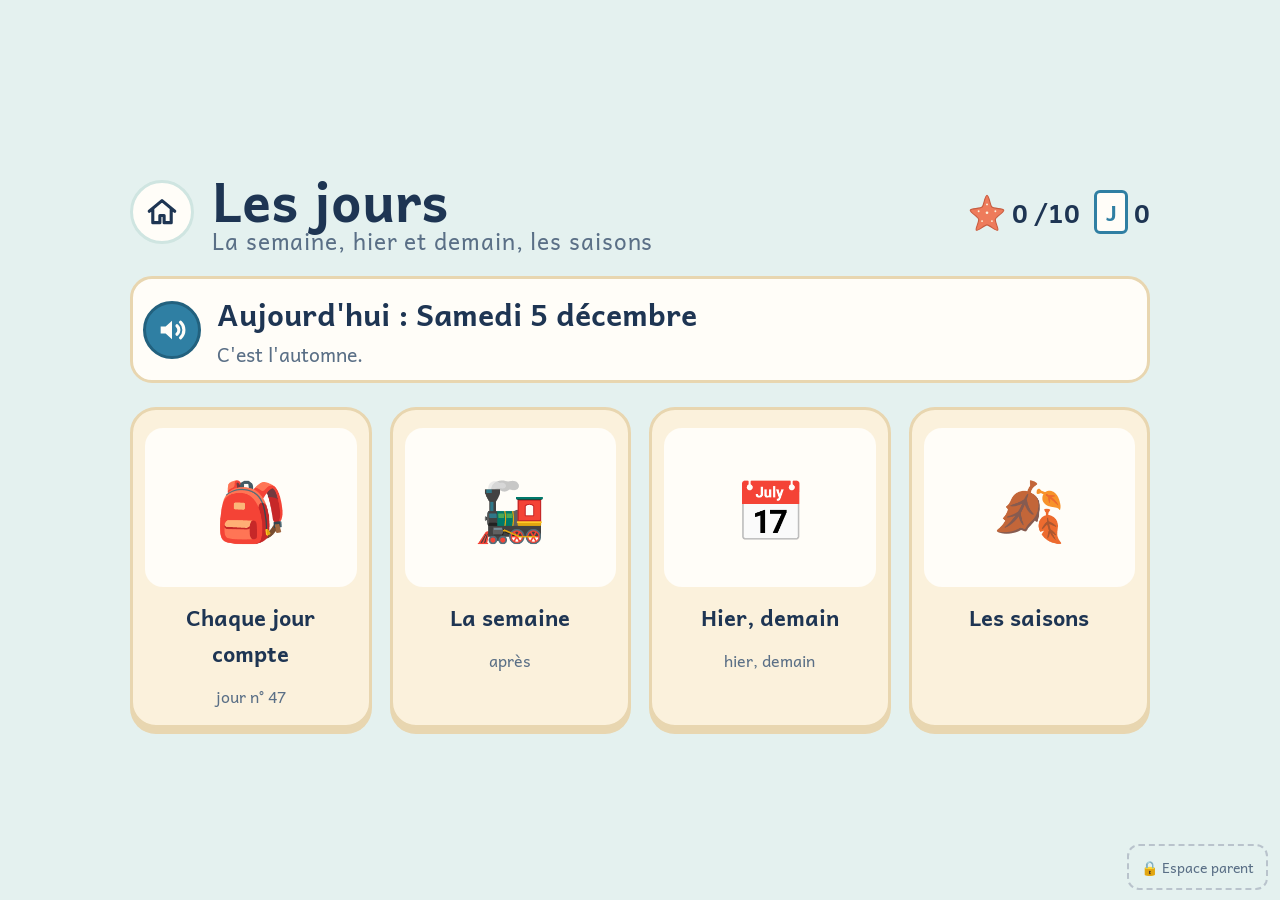
<file: jours/index.html>
<!doctype html>
<html lang="fr">
<head>
<meta charset="utf-8">
<meta name="viewport" content="width=device-width, initial-scale=1, maximum-scale=1, user-scalable=no, viewport-fit=cover">
<meta name="apple-mobile-web-app-capable" content="yes">
<meta name="mobile-web-app-capable" content="yes">
<title>Les jours de Solal</title>
<link rel="icon" href="../icones/favicon.svg" type="image/svg+xml">
<link rel="icon" href="../icones/favicon-32.png" type="image/png" sizes="32x32">
<link rel="apple-touch-icon" href="../icones/apple-touch-icon.png">
<link rel="manifest" href="../icones/manifest.webmanifest">
<meta name="theme-color" content="#1E4FA8">
<link rel="preconnect" href="https://fonts.googleapis.com">
<link rel="preconnect" href="https://fonts.gstatic.com" crossorigin>
<link rel="stylesheet" href="https://fonts.googleapis.com/css2?family=Andika:wght@400;700&display=swap">
<link rel="stylesheet" href="../commun/commun.css">
<style>
  .date-du-jour {
    display: flex; align-items: center; gap: 16px;
    background: var(--blanc); border: 3px solid var(--sable-bord);
    border-radius: 22px; padding: 10px 20px 10px 10px;
    font-size: clamp(22px, 4vh, 30px); font-weight: 700;
    width: min(100%, 1020px);
  }
  .date-du-jour .rond { width: 58px; height: 58px; }
  .date-du-jour small { display: block; font-size: 0.65em; font-weight: 400; color: var(--encre-douce); }

  /* Train de la semaine */
  .train { display: flex; gap: 8px; align-items: flex-end; flex-wrap: wrap; justify-content: center; }
  .wagon {
    width: clamp(82px, 11.5vw, 124px); height: clamp(90px, 20vh, 130px);
    border-radius: 16px 16px 10px 10px;
    display: flex; align-items: center; justify-content: center; text-align: center;
    font-size: clamp(15px, 2.4vh, 20px); font-weight: 700; color: var(--blanc);
    position: relative; padding: 6px;
    transition: transform .25s ease, box-shadow .25s ease;
  }
  .wagon::before, .wagon::after {
    content: ""; position: absolute; bottom: -12px; width: 20px; height: 20px;
    border-radius: 50%; background: var(--encre); border: 4px solid var(--sable);
  }
  .wagon::before { left: 14%; }
  .wagon::after { right: 14%; }
  .wagon.repere { transform: translateY(-10px) scale(1.06); box-shadow: 0 0 0 5px var(--encre); }
  .wagon.allume { transform: translateY(-10px); }
  .wagon.mystere { background: var(--blanc) !important; color: var(--encre-douce); border: 4px dashed var(--galet); font-size: 44px; }

  /* Hier, aujourd'hui, demain */
  .trois-cartes { display: flex; gap: clamp(12px, 3vw, 30px); align-items: stretch; }
  .carte-jour {
    width: clamp(150px, 24vw, 250px);
    border-radius: 24px; background: var(--blanc);
    box-shadow: 0 5px 0 var(--sable-bord);
    display: flex; flex-direction: column; align-items: center; gap: 12px;
    padding: 16px 10px 20px;
  }
  .carte-jour .etiquette { font-size: clamp(18px, 3vh, 24px); color: var(--encre-douce); font-weight: 700; }
  .carte-jour .jour {
    width: 100%; min-height: clamp(70px, 14vh, 100px);
    border-radius: 16px; display: grid; place-items: center;
    font-size: clamp(24px, 4.5vh, 36px); font-weight: 700; color: var(--blanc);
  }
  .carte-jour .jour.vide { background: var(--lagon); }
  .carte-jour .jour.mystere { background: var(--blanc); border: 4px dashed var(--galet); color: var(--encre-douce); font-size: 48px; }
  .trois-cartes.cinq .carte-jour { width: clamp(110px, 17vw, 190px); }
  .trois-cartes.cinq .carte-jour .jour { font-size: clamp(18px, 3.4vh, 28px); }
  .trois-cartes.cinq .carte-jour .etiquette { font-size: clamp(15px, 2.4vh, 20px); white-space: nowrap; }
  .trois-cartes.cinq .carte-jour .jour.mystere { font-size: 44px; }
  .carte-jour.centre { box-shadow: 0 0 0 5px var(--encre), 0 5px 0 var(--sable-bord); }

  .rep.jour-btn { color: var(--blanc); border: 0; font-size: clamp(26px, 5vh, 40px); min-width: clamp(150px, 22vw, 230px); }
  .rep.jour-btn.juste { box-shadow: 0 0 0 6px var(--algue), 0 7px 0 var(--algue-fonce); }
  .rep.jour-btn.faux { opacity: .45; }
  .rep.saison-btn { flex-direction: column; gap: 4px; font-size: clamp(20px, 3.4vh, 28px); min-width: clamp(130px, 19vw, 190px); height: clamp(100px, 20vh, 150px); }
  .rep.saison-btn span { font-size: clamp(40px, 8vh, 64px); line-height: 1; }

  .image-saison { display: flex; flex-direction: column; align-items: center; gap: 10px; }
  .grand-emoji { font-size: clamp(110px, 30vh, 210px); line-height: 1; }

  /* Chaque jour compte */
  .compte { display: flex; align-items: center; gap: clamp(20px, 5vw, 60px); flex-wrap: wrap; justify-content: center; }
  .compte-nombre { text-align: center; }
  .compte-nombre .n { font-size: clamp(100px, 26vh, 200px); font-weight: 700; line-height: 1; font-variant-numeric: tabular-nums; }
  .compte-nombre .t { font-size: clamp(18px, 3vh, 24px); color: var(--encre-douce); font-weight: 700; }
  .blocs { display: flex; align-items: flex-end; gap: 22px; }
  .colonne { display: flex; flex-direction: column; align-items: center; gap: 10px; }
  .colonne .titre-col { font-size: 16px; font-weight: 700; color: var(--encre-douce); letter-spacing: .06em; text-transform: uppercase; }
  .colonne .contenu { display: flex; gap: 8px; align-items: flex-end; flex-wrap: wrap; max-width: 46vw; justify-content: center; }
  .centaine {
    width: clamp(70px, 14vh, 100px); height: clamp(70px, 14vh, 100px);
    background: repeating-linear-gradient(0deg, transparent 0 9%, rgba(255,255,255,.5) 9% 10%), repeating-linear-gradient(90deg, transparent 0 9%, rgba(255,255,255,.5) 9% 10%), var(--encre);
    border-radius: 6px;
  }
  .dizaine {
    width: clamp(22px, 4vh, 30px); height: clamp(150px, 34vh, 230px);
    background: repeating-linear-gradient(180deg, var(--mer) 0 9%, var(--blanc) 9% 10%);
    border-radius: 6px; border: 3px solid var(--mer-fonce);
  }
  .unite {
    width: clamp(34px, 6.5vh, 48px); height: clamp(34px, 6.5vh, 48px);
    background: var(--corail); border: 3px solid var(--corail-fonce); border-radius: 8px;
  }
  .compte button { transition: transform .15s ease, opacity .2s ease, filter .2s ease; }
  .compte button.touche { filter: saturate(.3) brightness(1.1); transform: scale(.94); }
  .compte button:disabled { opacity: .45; }
  .pas-ecole { font-size: clamp(22px, 4vh, 30px); color: var(--encre-douce); font-weight: 700; text-align: center; max-width: 30ch; }

  .reglage { display: flex; align-items: center; gap: 14px; font-size: 22px; font-weight: 700; }
  .reglage button { width: 56px; height: 56px; border-radius: 50%; background: var(--blanc); border: 3px solid var(--galet); font-size: 28px; font-weight: 700; }
</style>
</head>
<body>

<!-- ============ ACCUEIL ============ -->
<section id="accueil" class="ecran accueil">
  <div class="accueil-haut">
    <div class="accueil-gauche">
      <a class="rond" href="../" aria-label="Retour à tous les jeux"><svg><use href="#i-maison"/></svg></a>
      <h1 class="titre">Les jours <small>La semaine, hier et demain, les saisons</small></h1>
    </div>
    <div class="compteur">
      <span class="bloc"><svg class="etoile-svg"><use href="#i-etoile"/></svg><span class="js-etoiles">0</span>/10</span>
      <span class="bloc"><span class="joker">J</span><span class="js-jokers">0</span></span>
    </div>
  </div>
  <div class="date-du-jour">
    <button class="rond ecoute" id="btn-date" aria-label="Écouter la date"><svg><use href="#i-son"/></svg></button>
    <div><span id="date-texte"></span><small id="saison-texte"></small></div>
  </div>
  <div class="tuiles">
    <button class="tuile" data-jeu="compte">
      <span class="dessin" style="font-weight:700;color:var(--mer)">🎒</span>
      Chaque jour compte
      <span class="niveau" data-niveau="compte"></span>
    </button>
    <button class="tuile" data-jeu="semaine">
      <span class="dessin">🚂</span>
      La semaine
      <span class="niveau" data-niveau="semaine"></span>
    </button>
    <button class="tuile" data-jeu="hier">
      <span class="dessin">📅</span>
      Hier, demain
      <span class="niveau" data-niveau="hier"></span>
    </button>
    <button class="tuile" data-jeu="saisons">
      <span class="dessin">🍂</span>
      Les saisons
      <span class="niveau" data-niveau="saisons"></span>
    </button>
  </div>
  <button class="coin-parent" id="btn-parent">🔒 Espace parent</button>
</section>

<!-- ============ JEU ============ -->
<section id="jeu" class="ecran" hidden>
  <div class="barre">
    <button class="rond" id="btn-maison" aria-label="Retour"><svg><use href="#i-maison"/></svg></button>
    <button class="rond ecoute" id="btn-reecouter" aria-label="Réécouter la consigne"><svg><use href="#i-son"/></svg></button>
    <div class="progres" id="progres"></div>
    <div class="compteur">
      <span class="bloc"><svg class="etoile-svg"><use href="#i-etoile"/></svg><span class="js-etoiles">0</span>/10</span>
      <span class="bloc"><span class="joker">J</span><span class="js-jokers">0</span></span>
    </div>
  </div>
  <div class="scene" id="scene"></div>
  <div class="reponses" id="reponses"></div>
</section>

<!-- ============ FIN ============ -->
<section id="fin" class="ecran fin" hidden>
  <h1 class="titre">Bravo Solal !</h1>
  <div class="rangee-etoiles" id="fin-etoiles"></div>
  <p class="fin-texte" id="fin-texte"></p>
  <div class="actions">
    <button class="rep large" id="btn-encore">Encore</button>
    <button class="rep large gris" id="btn-accueil">Accueil</button>
  </div>
</section>

<!-- ============ PARENT ============ -->
<section id="parent" class="ecran parent" hidden>
  <div class="barre">
    <button class="rond" id="btn-parent-retour" aria-label="Retour"><svg><use href="#i-maison"/></svg></button>
    <h2>Espace parent · Les jours</h2>
  </div>
  <h3>Compteur « Chaque jour compte »</h3>
  <p>Le compteur part du mardi 1er septembre 2026 et compte les lundis, mardis, jeudis et vendredis, sans les vacances ni les jours fériés ci-dessous (zone C, académie de Versailles). Si le nombre affiché ne correspond pas à celui de la classe, corrigez-le ici : l'écart est gardé pour la suite.</p>
  <div class="reglage">
    <button id="btn-moins" aria-label="Enlever un jour">−</button>
    <span id="reglage-texte"></span>
    <button id="btn-plus" aria-label="Ajouter un jour">+</button>
  </div>
  <ul id="liste-vacances"></ul>
  <p>Les dates des vacances d'hiver et de printemps sont à vérifier sur le calendrier officiel de l'Éducation nationale. Le 100ᵉ jour tombe le <strong id="jour-100"></strong> d'après ce calendrier.</p>
  <h3>Réussite par jeu</h3>
  <div id="stats"></div>
  <div class="actions" style="justify-content:flex-start">
    <button class="btn-texte danger" id="btn-reset">Remettre les jeux à zéro</button>
  </div>
</section>

<script src="../commun/commun.js"></script>
<script>
(() => {
  const { $, $$, hasard, choisir, melanger, pause, dire, enLettres, ordinal } = Solal;

  const SEMAINE = ['lundi', 'mardi', 'mercredi', 'jeudi', 'vendredi', 'samedi', 'dimanche'];
  const COULEUR = { lundi: '#E0674A', mardi: '#D9951A', mercredi: '#3E9E68', jeudi: '#2F7FA3', vendredi: '#8466B0', samedi: '#D66C98', dimanche: '#6F8394' };
  const MOIS = ['janvier', 'février', 'mars', 'avril', 'mai', 'juin', 'juillet', 'août', 'septembre', 'octobre', 'novembre', 'décembre'];
  const NOMS = { compte: 'Chaque jour compte', semaine: 'La semaine', hier: 'Hier, demain', saisons: 'Les saisons' };

  /* ---------- Dates ---------- */
  const auj = () => { const d = new Date(); return new Date(d.getFullYear(), d.getMonth(), d.getDate()); };
  const cleDate = d => `${d.getFullYear()}-${String(d.getMonth() + 1).padStart(2, '0')}-${String(d.getDate()).padStart(2, '0')}`;
  const jourSemaine = d => SEMAINE[(d.getDay() + 6) % 7];
  const dateEnMots = d => `${jourSemaine(d)} ${d.getDate() === 1 ? '1er' : d.getDate()} ${MOIS[d.getMonth()]}`;
  const dateDite = d => `${jourSemaine(d)} ${d.getDate() === 1 ? 'premier' : enLettres(d.getDate())} ${MOIS[d.getMonth()]}`;
  function saison(d) {
    const md = (d.getMonth() + 1) * 100 + d.getDate();
    if (md >= 1221 || md < 320) return 'hiver';
    if (md < 621) return 'printemps';
    if (md < 922) return 'été';
    return 'automne';
  }
  const dansSaison = s => s === 'printemps' ? 'au printemps' : `en ${s}`;

  /* ---------- Jours d'école 2026-2027 (zone C) ---------- */
  const RENTREE = new Date(2026, 8, 1);
  const VACANCES = [
    { nom: 'Vacances de la Toussaint', du: '2026-10-17', au: '2026-11-01' },
    { nom: 'Vacances de Noël', du: '2026-12-19', au: '2027-01-03' },
    { nom: "Vacances d'hiver (à vérifier)", du: '2027-02-20', au: '2027-03-07' },
    { nom: 'Vacances de printemps (à vérifier)', du: '2027-04-17', au: '2027-05-02' }
  ];
  const FERIES = [
    { nom: 'Armistice', le: '2026-11-11' },
    { nom: 'Lundi de Pâques', le: '2027-03-29' },
    { nom: 'Ascension', le: '2027-05-06' },
    { nom: "Pont de l'Ascension", le: '2027-05-07' },
    { nom: 'Lundi de Pentecôte', le: '2027-05-17' }
  ];
  const JOURS_CLASSE = [1, 2, 4, 5]; // lundi, mardi, jeudi, vendredi
  function estJourEcole(d) {
    if (d < RENTREE || !JOURS_CLASSE.includes(d.getDay())) return false;
    const k = cleDate(d);
    if (VACANCES.some(v => k >= v.du && k <= v.au)) return false;
    return !FERIES.some(f => f.le === k);
  }
  function joursEcole(jusqua) {
    let n = 0;
    for (let d = new Date(RENTREE); d <= jusqua; d.setDate(d.getDate() + 1)) if (estJourEcole(d)) n++;
    return n;
  }
  function centiemeJour() {
    let n = 0;
    for (let d = new Date(RENTREE); d.getFullYear() < 2028; d.setDate(d.getDate() + 1)) {
      if (estJourEcole(d) && ++n === 100) return new Date(d);
    }
    return null;
  }
  let m = null;
  const compteDuJour = () => Math.max(0, joursEcole(auj()) + ((m && m.etat.ecart) || 0));

  /* ---------- Date sur l'accueil ---------- */
  function afficherDate() {
    const d = auj();
    const txt = dateEnMots(d);
    $('#date-texte').textContent = 'Aujourd\'hui : ' + txt.charAt(0).toUpperCase() + txt.slice(1);
    $('#saison-texte').textContent = `C'est ${saison(d) === 'printemps' ? 'le printemps' : saison(d) === 'été' ? "l'été" : saison(d) === 'automne' ? "l'automne" : "l'hiver"}.`;
  }
  $('#btn-date').addEventListener('click', () => {
    const d = auj();
    dire(`Aujourd'hui, nous sommes ${dateDite(d)} deux mille ${enLettres(d.getFullYear() - 2000)}. ${$('#saison-texte').textContent}`);
  });

  /* ---------- Boutons des jours ---------- */
  const optionsJours = (cible, proches) => {
    const autres = melanger(SEMAINE.filter(j => j !== cible && !proches.includes(j)));
    return melanger([cible, ...proches.filter(j => j !== cible).slice(0, 1), ...autres].slice(0, 3));
  };
  const choixJours = (m, options, cible, aider, bravo) => m.choix(options, {
    cible,
    classe: 'jour-btn',
    style: j => `background:${COULEUR[j]};box-shadow:0 7px 0 rgba(0,0,0,.25)`,
    dit: j => j,
    aider,
    bravo
  });
  const decaler = (j, n) => SEMAINE[(SEMAINE.indexOf(j) + n + 7) % 7];

  const JEUX = {
    compte: {
      parSeance: 1,
      libelle: () => `jour n° ${compteDuJour()}`,
      preparer(m) {
        const n = compteDuJour();
        const ecole = estJourEcole(auj());
        const c = Math.floor(n / 100), d = Math.floor(n % 100 / 10), u = n % 10;
        const dejaFait = m.etat.rituel === cleDate(auj());
        $('#scene').innerHTML = `
          <div class="compte">
            <div class="compte-nombre">
              <div class="n">${n}</div>
              <div class="t">${ecole ? "jour d'école aujourd'hui" : "jours d'école déjà faits"}</div>
            </div>
            <div class="blocs">
              ${c ? `<div class="colonne"><span class="titre-col">centaine</span><div class="contenu">${'<button class="centaine" data-v="100"></button>'.repeat(c)}</div></div>` : ''}
              <div class="colonne"><span class="titre-col">dizaines</span><div class="contenu">${'<button class="dizaine" data-v="10"></button>'.repeat(d) || '<span style="color:var(--encre-douce)">0</span>'}</div></div>
              <div class="colonne"><span class="titre-col">unités</span><div class="contenu">${'<button class="unite" data-v="1" disabled></button>'.repeat(u) || '<span style="color:var(--encre-douce)">0</span>'}</div></div>
            </div>
          </div>`;
        const grands = $$('.centaine, .dizaine');
        const petits = $$('.unite');
        if (!grands.length) petits.forEach(b => { b.disabled = false; });
        let total = 0;
        const tous = [...grands, ...petits];
        tous.forEach(b => b.addEventListener('click', async () => {
          if (m.occupe || b.classList.contains('touche')) return;
          m.occupe = true;
          b.classList.add('touche');
          total += +b.dataset.v;
          await dire(enLettres(total));
          if (grands.every(g => g.classList.contains('touche'))) petits.forEach(p => { p.disabled = false; });
          if (tous.every(x => x.classList.contains('touche'))) {
            m.etat.rituel = cleDate(auj());
            m.jeu.essais = 1;
            await m.bonne(`Bravo ! ${enLettres(n)}.${dejaFait ? '' : ' Tu gagnes une étoile pour aujourd\'hui.'}`, { etoile: !dejaFait });
            return;
          }
          m.occupe = false;
        }));
        const decomposition = [c ? (c === 1 ? 'une centaine' : `${enLettres(c)} centaines`) : '', d ? (d === 1 ? 'une dizaine' : `${enLettres(d)} dizaines`) : '', u ? (u === 1 ? 'une unité' : `${enLettres(u)} unités`) : '']
          .filter(Boolean).join(' et ');
        const debut = ecole
          ? `Aujourd'hui, c'est notre ${ordinal(n)} jour d'école.`
          : `Aujourd'hui, il n'y a pas d'école. Nous avons déjà fait ${enLettres(n)} jours d'école.`;
        const touche = grands.length ? 'Touche les barres de dix, puis les petits cubes, pour compter.' : 'Touche les petits cubes pour compter.';
        m.consigne(`${debut} ${enLettres(n)}, c'est ${decomposition}. ${touche}`);
      }
    },

    semaine: {
      paliers: 3,
      libelle: p => ['après', 'avant et après', 'deux jours plus loin'][p],
      montee: p => p === 1 ? "Maintenant, je vais aussi te demander le jour d'avant !" : 'Bravo ! Maintenant, on saute deux jours !',
      async preparer(m, p) {
        const repere = choisir(SEMAINE);
        const genre = p === 0 ? 'après' : p === 1 ? choisir(['après', 'avant']) : choisir(['après', 'avant', 'deux jours après']);
        const ecart = genre === 'avant' ? -1 : genre === 'après' ? 1 : 2;
        const cible = decaler(repere, ecart);
        m.jeu.cle = genre;
        $('#scene').innerHTML = `<div class="train">${SEMAINE.map(j =>
          `<div class="wagon" data-j="${j}" style="background:${COULEUR[j]}">${j}</div>`).join('')}</div>`;
        if (m.jeu.num === 1) {
          m.occupe = true;
          for (const j of SEMAINE) {
            const w = $(`.wagon[data-j="${j}"]`);
            w.classList.add('allume');
            await dire(j, { vitesse: 0.9 });
            w.classList.remove('allume');
            if ($('#jeu').hidden) { m.occupe = false; return; }
          }
          m.occupe = false;
        }
        $(`.wagon[data-j="${repere}"]`).classList.add('repere');
        // Au dernier palier, les noms des wagons disparaissent : il faut connaître la comptine.
        if (p === 2) $$('.wagon').forEach(w => { if (w.dataset.j !== repere) w.textContent = ''; });
        const w = $(`.wagon[data-j="${cible}"]`);
        w.classList.add('mystere');
        w.textContent = '?';
        const question = genre === 'deux jours après' ? `Quel jour vient deux jours après ${repere} ?` : `Quel jour vient ${genre} ${repere} ?`;
        const reponse = genre === 'deux jours après'
          ? `Deux jours après ${repere}, c'est ${cible}. ${repere}, ${decaler(repere, 1)}, ${cible}.`
          : `${genre === 'avant' ? 'Avant' : 'Après'} ${repere}, c'est ${cible}.`;
        choixJours(m, optionsJours(cible, [decaler(repere, ecart === 2 ? 1 : -ecart), decaler(repere, ecart === 2 ? 3 : 0)]), cible,
          async () => { await dire(reponse); },
          () => `${choisir(Solal.BRAVOS)} ${reponse}`);
        m.consigne(question);
      }
    },

    hier: {
      paliers: 2,
      libelle: p => p === 0 ? 'hier, demain' : 'avant-hier, après-demain',
      montee: () => 'Bravo ! Maintenant, on va plus loin : avant-hier et après-demain !',
      preparer(m, p) {
        const vrai = auj();
        const num = m.jeu.num;
        const REL = {
          avanthier: { d: -2, et: 'avant-hier', verbe: "c'était" },
          hier: { d: -1, et: 'hier', verbe: "c'était" },
          aujourdhui: { d: 0, et: "aujourd'hui", verbe: "c'est" },
          demain: { d: 1, et: 'demain', verbe: 'ce sera' },
          apresdemain: { d: 2, et: 'après-demain', verbe: 'ce sera' }
        };
        const cartes = p === 0 ? ['hier', 'aujourdhui', 'demain'] : ['avanthier', 'hier', 'aujourdhui', 'demain', 'apresdemain'];
        let centre, question;
        const vraiJour = num <= 3;
        if (vraiJour) {
          centre = jourSemaine(vrai);
          question = (p === 0 ? ['aujourdhui', 'hier', 'demain'] : ['aujourdhui', 'avanthier', 'apresdemain'])[num - 1];
        } else {
          centre = choisir(SEMAINE);
          question = choisir(p === 0 ? ['hier', 'demain'] : ['avanthier', 'hier', 'demain', 'apresdemain']);
        }
        const val = k => decaler(centre, REL[k].d);
        const cible = val(question);
        const R = REL[question];
        m.jeu.cle = R.et;
        const carte = k => {
          const j = val(k);
          const montre = question !== 'aujourdhui' && k === 'aujourdhui';
          const contenu = k === question ? '<div class="jour mystere">?</div>'
            : montre ? `<div class="jour" style="background:${COULEUR[j]}">${j}</div>` : '<div class="jour vide"></div>';
          return `<div class="carte-jour ${k === 'aujourdhui' ? 'centre' : ''}"><span class="etiquette">${REL[k].et}</span>${contenu}</div>`;
        };
        $('#scene').innerHTML = `<div class="trois-cartes ${p ? 'cinq' : ''}">${cartes.map(carte).join('')}</div>`;
        const Maj = t => t.charAt(0).toUpperCase() + t.slice(1);
        let texte;
        if (question === 'aujourdhui') texte = "Aujourd'hui, c'est quel jour ?";
        else if (vraiJour) texte = `Aujourd'hui, c'est ${centre}. ${Maj(R.et)}, ${R.verbe} quel jour ?`;
        else texte = `Si aujourd'hui c'est ${centre}, ${R.et} ${R.verbe} quel jour ?`;
        const phrase = question === 'aujourdhui' ? `Aujourd'hui, nous sommes ${dateDite(vrai)}.`
          : `Si aujourd'hui c'est ${centre}, ${R.et} ${R.verbe} ${cible}.`;
        const proches = [decaler(cible, 1), decaler(cible, -1)].filter(j => j !== cible);
        choixJours(m, optionsJours(cible, proches), cible,
          async () => { await dire(phrase); },
          () => `${choisir(Solal.BRAVOS)} ${phrase}`);
        m.consigne(texte);
      }
    },

    saisons: {
      paliers: 1,
      preparer(m) {
        const ITEMS = [
          { e: '⛄', s: 'hiver', q: 'En quelle saison fait-on un bonhomme de neige ?' },
          { e: '🧣', s: 'hiver', q: 'En quelle saison met-on une grosse écharpe ?' },
          { e: '🎿', s: 'hiver', q: 'En quelle saison fait-on du ski ?' },
          { e: '🎄', s: 'hiver', q: 'En quelle saison fête-t-on Noël ?' },
          { e: '🌷', s: 'printemps', q: 'En quelle saison les tulipes sortent-elles de terre ?' },
          { e: '🐣', s: 'printemps', q: 'En quelle saison naissent les petits poussins ?' },
          { e: '🌸', s: 'printemps', q: 'En quelle saison les arbres sont-ils en fleurs ?' },
          { e: '🥚', s: 'printemps', q: 'En quelle saison cherche-t-on les œufs de Pâques ?' },
          { e: '🏖️', s: 'été', q: 'En quelle saison va-t-on se baigner à la plage ?' },
          { e: '🍉', s: 'été', q: 'En quelle saison mange-t-on de la pastèque ?' },
          { e: '🌻', s: 'été', q: 'En quelle saison les tournesols sont-ils grands ?' },
          { e: '🩴', s: 'été', q: 'En quelle saison met-on des tongs ?' },
          { e: '🍂', s: 'automne', q: 'En quelle saison les feuilles tombent-elles des arbres ?' },
          { e: '🍄', s: 'automne', q: 'En quelle saison ramasse-t-on les champignons ?' },
          { e: '🌰', s: 'automne', q: 'En quelle saison ramasse-t-on les châtaignes ?' },
          { e: '🎃', s: 'automne', q: 'En quelle saison voit-on les grosses citrouilles ?' }
        ];
        const SAISONS = [
          { s: 'printemps', e: '🌷', c: '#D66C98' },
          { s: 'été', e: '☀️', c: '#D9951A' },
          { s: 'automne', e: '🍂', c: '#C85D40' },
          { s: 'hiver', e: '❄️', c: '#2F7FA3' }
        ];
        m.jeu.pris = m.jeu.pris || [];
        let item;
        do { item = choisir(ITEMS); } while (m.jeu.pris.includes(item.e));
        m.jeu.pris.push(item.e);
        m.jeu.cle = item.s;
        $('#scene').innerHTML = `<div class="image-saison"><div class="grand-emoji" aria-hidden="true">${item.e}</div></div>`;
        m.choix(SAISONS.map(x => x.s), {
          cible: item.s,
          classe: 'saison-btn',
          rendu: s => { const x = SAISONS.find(y => y.s === s); return `<span>${x.e}</span>${s}`; },
          style: s => `border-color:${SAISONS.find(y => y.s === s).c}`,
          dit: s => s === 'printemps' ? 'le printemps' : s === 'été' ? "l'été" : s === 'automne' ? "l'automne" : "l'hiver",
          aider: async () => { await dire(`C'est ${dansSaison(item.s)}.`); },
          bravo: () => `${choisir(Solal.BRAVOS)} C'est ${dansSaison(item.s)}.`
        });
        m.consigne(item.q);
      }
    }
  };

  m = Solal.moteur({ cle: 'solal-jours-v1', jeux: JEUX });
  m.libelles();
  afficherDate();

  /* ---------- Espace parent ---------- */
  const fmt = k => { const [a, mo, j] = k.split('-').map(Number); return dateEnMots(new Date(a, mo - 1, j)); };
  function afficherParent() {
    const n = compteDuJour();
    const e = m.etat.ecart || 0;
    $('#reglage-texte').textContent = `Aujourd'hui : ${n}${e ? ` (écart ${e > 0 ? '+' : ''}${e})` : ''}`;
    $('#liste-vacances').innerHTML = [
      ...VACANCES.map(v => `<li>${v.nom} : du ${fmt(v.du)} au ${fmt(v.au)} inclus</li>`),
      ...FERIES.map(f => `<li>${f.nom} : ${fmt(f.le)}</li>`)
    ].join('');
    const c = centiemeJour();
    $('#jour-100').textContent = c ? `${dateEnMots(c)} ${c.getFullYear()}` : '—';
    $('#stats').innerHTML = m.statsHTML(NOMS, { semaine: ['après', 'avant', 'deux jours après'], hier: ['avant-hier', 'hier', "aujourd'hui", 'demain', 'après-demain'], saisons: ['printemps', 'été', 'automne', 'hiver'] });
    const b = $('#btn-reset');
    b.textContent = 'Remettre les jeux à zéro';
    b.dataset.confirme = '';
    Solal.montrer('parent');
  }
  Solal.appuiLong($('#btn-parent'), afficherParent);
  $('#btn-parent-retour').addEventListener('click', m.retour);
  $('#btn-moins').addEventListener('click', () => { m.etat.ecart = (m.etat.ecart || 0) - 1; m.sauver(); afficherParent(); });
  $('#btn-plus').addEventListener('click', () => { m.etat.ecart = (m.etat.ecart || 0) + 1; m.sauver(); afficherParent(); });
  $('#btn-reset').addEventListener('click', e => {
    const b = e.currentTarget;
    if (!b.dataset.confirme) { b.dataset.confirme = '1'; b.textContent = 'Confirmer : tout effacer'; return; }
    m.effacer();
    afficherParent();
  });
})();
</script>
</body>
</html>
</file>
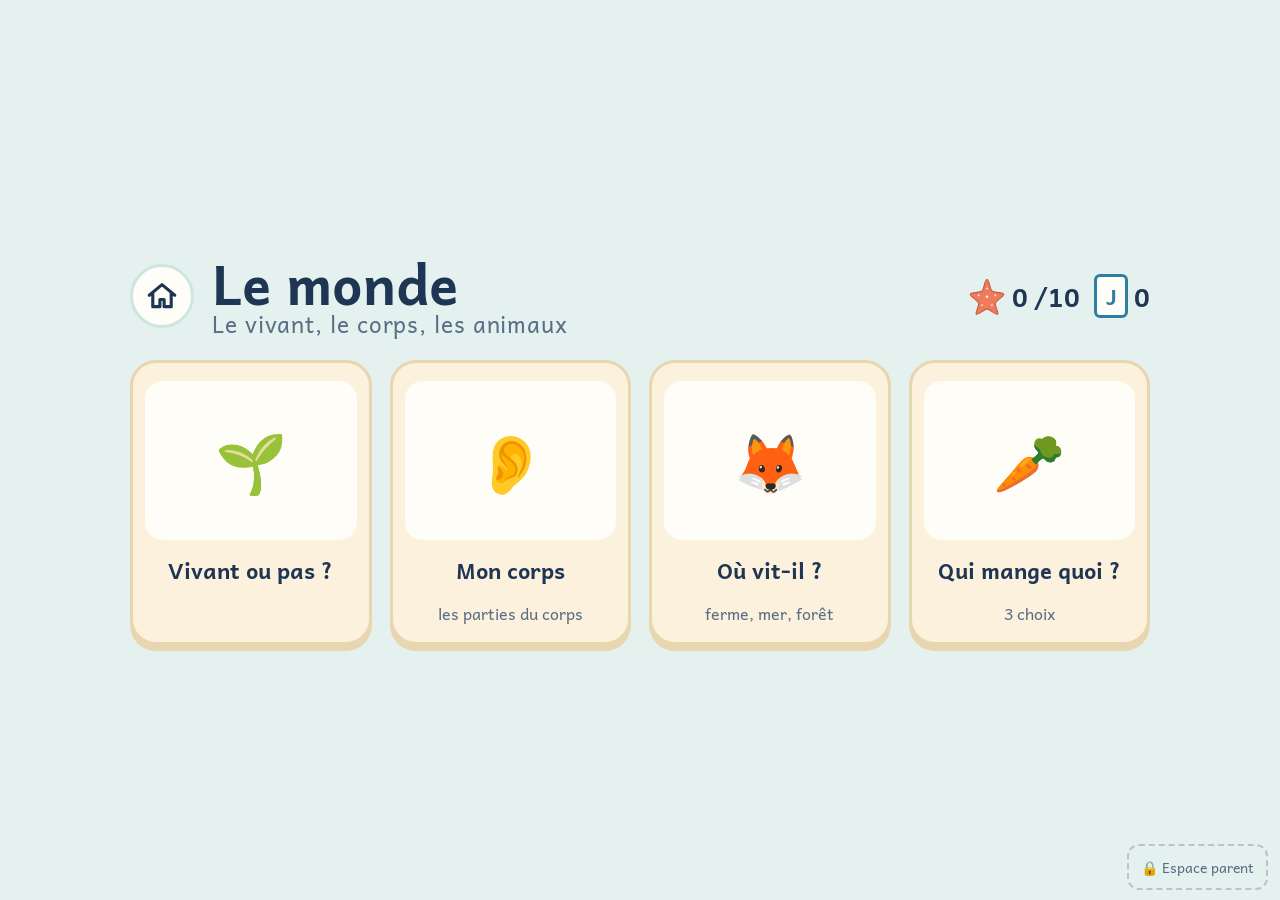
<file: monde/index.html>
<!doctype html>
<html lang="fr">
<head>
<meta charset="utf-8">
<meta name="viewport" content="width=device-width, initial-scale=1, maximum-scale=1, user-scalable=no, viewport-fit=cover">
<meta name="apple-mobile-web-app-capable" content="yes">
<meta name="mobile-web-app-capable" content="yes">
<title>Le monde de Solal</title>
<link rel="icon" href="../icones/favicon.svg" type="image/svg+xml">
<link rel="icon" href="../icones/favicon-32.png" type="image/png" sizes="32x32">
<link rel="apple-touch-icon" href="../icones/apple-touch-icon.png">
<link rel="manifest" href="../icones/manifest.webmanifest">
<meta name="theme-color" content="#1E4FA8">
<link rel="preconnect" href="https://fonts.googleapis.com">
<link rel="preconnect" href="https://fonts.gstatic.com" crossorigin>
<link rel="stylesheet" href="https://fonts.googleapis.com/css2?family=Andika:wght@400;700&display=swap">
<link rel="stylesheet" href="../commun/commun.css">
<style>
  .grand-emoji { font-size: clamp(120px, 32vh, 220px); line-height: 1; }
  .oreille {
    width: clamp(150px, 32vh, 240px); height: clamp(150px, 32vh, 240px);
    border-radius: 50%; background: var(--algue); color: var(--blanc);
    display: grid; place-items: center; box-shadow: 0 8px 0 var(--algue-fonce);
  }
  .oreille svg { width: 50%; height: 50%; }
  .rep.emoji { font-size: clamp(56px, 12vh, 96px); min-width: clamp(110px, 17vw, 160px); }
  .rep.lieu { flex-direction: column; gap: 4px; font-size: clamp(18px, 3vh, 24px); min-width: clamp(120px, 16vw, 170px); height: clamp(100px, 20vh, 150px); }
  .rep.lieu span { font-size: clamp(40px, 8vh, 64px); line-height: 1; }
</style>
</head>
<body>

<!-- ============ ACCUEIL ============ -->
<section id="accueil" class="ecran accueil">
  <div class="accueil-haut">
    <div class="accueil-gauche">
      <a class="rond" href="../" aria-label="Retour à tous les jeux"><svg><use href="#i-maison"/></svg></a>
      <h1 class="titre">Le monde <small>Le vivant, le corps, les animaux</small></h1>
    </div>
    <div class="compteur">
      <span class="bloc"><svg class="etoile-svg"><use href="#i-etoile"/></svg><span class="js-etoiles">0</span>/10</span>
      <span class="bloc"><span class="joker">J</span><span class="js-jokers">0</span></span>
    </div>
  </div>
  <div class="tuiles">
    <button class="tuile" data-jeu="vivant">
      <span class="dessin">🌱</span>
      Vivant ou pas ?
      <span class="niveau" data-niveau="vivant"></span>
    </button>
    <button class="tuile" data-jeu="corps">
      <span class="dessin">👂</span>
      Mon corps
      <span class="niveau" data-niveau="corps"></span>
    </button>
    <button class="tuile" data-jeu="habitat">
      <span class="dessin">🦊</span>
      Où vit-il ?
      <span class="niveau" data-niveau="habitat"></span>
    </button>
    <button class="tuile" data-jeu="mange">
      <span class="dessin">🥕</span>
      Qui mange quoi ?
      <span class="niveau" data-niveau="mange"></span>
    </button>
  </div>
  <button class="coin-parent" id="btn-parent">🔒 Espace parent</button>
</section>

<!-- ============ JEU ============ -->
<section id="jeu" class="ecran" hidden>
  <div class="barre">
    <button class="rond" id="btn-maison" aria-label="Retour"><svg><use href="#i-maison"/></svg></button>
    <button class="rond ecoute" id="btn-reecouter" aria-label="Réécouter la consigne"><svg><use href="#i-son"/></svg></button>
    <div class="progres" id="progres"></div>
    <div class="compteur">
      <span class="bloc"><svg class="etoile-svg"><use href="#i-etoile"/></svg><span class="js-etoiles">0</span>/10</span>
      <span class="bloc"><span class="joker">J</span><span class="js-jokers">0</span></span>
    </div>
  </div>
  <div class="scene" id="scene"></div>
  <div class="reponses" id="reponses"></div>
</section>

<!-- ============ FIN ============ -->
<section id="fin" class="ecran fin" hidden>
  <h1 class="titre">Bravo Solal !</h1>
  <div class="rangee-etoiles" id="fin-etoiles"></div>
  <p class="fin-texte" id="fin-texte"></p>
  <div class="actions">
    <button class="rep large" id="btn-encore">Encore</button>
    <button class="rep large gris" id="btn-accueil">Accueil</button>
  </div>
</section>

<!-- ============ PARENT ============ -->
<section id="parent" class="ecran parent" hidden>
  <div class="barre">
    <button class="rond" id="btn-parent-retour" aria-label="Retour"><svg><use href="#i-maison"/></svg></button>
    <h2>Espace parent · Le monde</h2>
  </div>
  <p>Questionner le monde au CP : distinguer le vivant du non-vivant, nommer les parties du corps et les cinq sens, connaître les milieux de vie et l'alimentation des animaux.</p>
  <div class="legende">
    <span><i style="background:#CDEBD8"></i>80 % et plus</span>
    <span><i style="background:#FBE3BE"></i>50 à 79 %</span>
    <span><i style="background:#F6D0C6"></i>moins de 50 %</span>
  </div>
  <div id="stats"></div>
  <div class="actions" style="justify-content:flex-start">
    <button class="btn-texte danger" id="btn-reset">Remettre le monde à zéro</button>
  </div>
</section>

<script src="../commun/commun.js"></script>
<script>
(() => {
  const { $, choisir, melanger, dire } = Solal;
  const NOMS = { vivant: 'Vivant ou pas ?', corps: 'Mon corps', habitat: 'Où vit-il ?', mange: 'Qui mange quoi ?' };

  const VIVANTS = [
    { e: '🌳', n: 'un arbre', v: true }, { e: '🐶', n: 'un chien', v: true }, { e: '🌷', n: 'une fleur', v: true },
    { e: '🐟', n: 'un poisson', v: true }, { e: '🍄', n: 'un champignon', v: true }, { e: '👶', n: 'un bébé', v: true },
    { e: '🐝', n: 'une abeille', v: true }, { e: '🌵', n: 'un cactus', v: true }, { e: '🐌', n: 'un escargot', v: true },
    { e: '🐦', n: 'un oiseau', v: true }, { e: '🌱', n: 'une petite plante', v: true }, { e: '🐛', n: 'une chenille', v: true },
    { e: '🪨', n: 'un caillou', v: false }, { e: '🚗', n: 'une voiture', v: false }, { e: '🧸', n: 'un ours en peluche', v: false },
    { e: '🤖', n: 'un robot', v: false }, { e: '⚽', n: 'un ballon', v: false }, { e: '🏠', n: 'une maison', v: false },
    { e: '✏️', n: 'un crayon', v: false }, { e: '🪑', n: 'une chaise', v: false }, { e: '💧', n: "une goutte d'eau", v: false },
    { e: '☀️', n: 'le soleil', v: false }, { e: '👟', n: 'une chaussure', v: false }, { e: '📱', n: 'un téléphone', v: false }
  ];

  const CORPS = [
    { e: '👁️', n: "l'œil" }, { e: '👂', n: "l'oreille" }, { e: '👃', n: 'le nez' }, { e: '👄', n: 'la bouche' },
    { e: '✋', n: 'la main' }, { e: '🦶', n: 'le pied' }, { e: '🦵', n: 'la jambe' }, { e: '💪', n: 'le bras' },
    { e: '🦷', n: 'la dent' }, { e: '👅', n: 'la langue' }
  ];
  const SENS = [
    { q: 'Avec quoi est-ce que tu vois ?', e: '👁️', r: 'Je vois avec mes yeux.' },
    { q: 'Avec quoi est-ce que tu entends ?', e: '👂', r: "J'entends avec mes oreilles." },
    { q: 'Avec quoi est-ce que tu sens les odeurs ?', e: '👃', r: 'Je sens les odeurs avec mon nez.' },
    { q: 'Avec quoi est-ce que tu goûtes ?', e: '👅', r: 'Je goûte avec ma langue.' },
    { q: 'Avec quoi est-ce que tu touches ?', e: '✋', r: 'Je touche avec mes mains.' }
  ];

  const LIEUX = {
    ferme: { e: '🚜', n: 'la ferme', a: 'à la ferme' },
    mer: { e: '🌊', n: 'la mer', a: 'dans la mer' },
    foret: { e: '🌲', n: 'la forêt', a: 'dans la forêt' },
    savane: { e: '🌴', n: 'la savane', a: 'dans la savane' },
    banquise: { e: '🧊', n: 'la banquise', a: 'sur la banquise' }
  };
  const ANIMAUX = [
    { e: '🐄', n: 'la vache', l: 'ferme' }, { e: '🐷', n: 'le cochon', l: 'ferme' }, { e: '🐔', n: 'la poule', l: 'ferme' },
    { e: '🐑', n: 'le mouton', l: 'ferme' }, { e: '🐴', n: 'le cheval', l: 'ferme' },
    { e: '🐳', n: 'la baleine', l: 'mer' }, { e: '🐙', n: 'la pieuvre', l: 'mer' }, { e: '🦀', n: 'le crabe', l: 'mer' },
    { e: '🐬', n: 'le dauphin', l: 'mer' }, { e: '🦈', n: 'le requin', l: 'mer' },
    { e: '🐿️', n: "l'écureuil", l: 'foret' }, { e: '🦊', n: 'le renard', l: 'foret' }, { e: '🦉', n: 'le hibou', l: 'foret' },
    { e: '🦌', n: 'le cerf', l: 'foret' }, { e: '🦔', n: 'le hérisson', l: 'foret' },
    { e: '🦁', n: 'le lion', l: 'savane' }, { e: '🦒', n: 'la girafe', l: 'savane' }, { e: '🦓', n: 'le zèbre', l: 'savane' },
    { e: '🐘', n: "l'éléphant", l: 'savane' },
    { e: '🐻‍❄️', n: "l'ours blanc", l: 'banquise' }, { e: '🐧', n: 'le manchot', l: 'banquise' }, { e: '🦭', n: 'le phoque', l: 'banquise' }
  ];

  const REPAS = [
    { e: '🐰', n: 'le lapin', m: { e: '🥕', n: 'des carottes' } },
    { e: '🐒', n: 'le singe', m: { e: '🍌', n: 'des bananes' } },
    { e: '🐄', n: 'la vache', m: { e: '🌿', n: "de l'herbe" } },
    { e: '🐝', n: "l'abeille", m: { e: '🌸', n: 'le nectar des fleurs' } },
    { e: '🐿️', n: "l'écureuil", m: { e: '🌰', n: 'des noisettes' } },
    { e: '🐼', n: 'le panda', m: { e: '🎋', n: 'du bambou' } },
    { e: '🐭', n: 'la souris', m: { e: '🧀', n: 'du fromage' } },
    { e: '🐶', n: 'le chien', m: { e: '🦴', n: 'un os' } },
    { e: '🐻', n: "l'ours", m: { e: '🍯', n: 'du miel' } },
    { e: '🐔', n: 'la poule', m: { e: '🌾', n: 'des graines' } }
  ];

  let dernier = null;
  const tirer = liste => { let x, k = 0; do { x = choisir(liste); k++; } while (liste.length > 1 && x.e === dernier && k < 20); dernier = x.e; return x; };
  const sceneImage = e => { $('#scene').innerHTML = `<div class="grand-emoji" aria-hidden="true">${e}</div>`; };
  const Maj = t => t.charAt(0).toUpperCase() + t.slice(1);

  const JEUX = {
    vivant: {
      paliers: 1,
      preparer(m) {
        const x = tirer(VIVANTS);
        m.jeu.cle = x.v ? 'vivant' : 'pas vivant';
        sceneImage(x.e);
        const explication = x.v ? `${Maj(x.n)}, c'est vivant : ça naît, ça grandit, ça se nourrit.` : `${Maj(x.n)}, ce n'est pas vivant : ça ne naît pas et ça ne grandit pas.`;
        m.choix(['oui', 'non'], {
          cible: x.v ? 'oui' : 'non',
          classe: 'petit-texte',
          rendu: r => r === 'oui' ? '✓ oui' : '✗ non',
          style: r => r === 'oui' ? 'border-color:var(--algue);box-shadow:0 7px 0 var(--algue-fonce)' : 'border-color:var(--corail);box-shadow:0 7px 0 var(--corail-fonce)',
          dit: r => r,
          unCoup: true,
          aider: async () => { await dire(explication); },
          bravo: () => `${choisir(Solal.BRAVOS)} ${explication}`
        });
        m.consigne(`${x.n.startsWith('un') ? "Est-ce qu'" : 'Est-ce que '}${x.n}, c'est vivant ?`);
      }
    },

    corps: {
      paliers: 2,
      libelle: p => p === 0 ? 'les parties du corps' : 'les cinq sens',
      montee: () => 'Bravo ! Maintenant, les cinq sens.',
      preparer(m, p) {
        if (p === 0) {
          const x = tirer(CORPS);
          m.jeu.cle = x.n;
          $('#scene').innerHTML = `<button class="oreille" aria-label="Réécouter"><svg><use href="#i-son"/></svg></button>`;
          $('#scene .oreille').addEventListener('click', () => { if (!m.occupe) m.consigne(m.jeu.consigne); });
          const options = melanger([x, ...melanger(CORPS.filter(y => y !== x)).slice(0, 3)]);
          m.choix(options, {
            cible: x, classe: 'emoji', rendu: y => y.e, dit: y => y.n,
            aider: async y => { await dire(`Ça, c'est ${y.n}. Trouve ${x.n}.`); },
            bravo: () => `${choisir(Solal.BRAVOS)} C'est ${x.n}.`
          });
          m.consigne(`Trouve ${x.n}.`);
        } else {
          const s = tirer(SENS);
          m.jeu.cle = s.e;
          $('#scene').innerHTML = `<button class="oreille" aria-label="Réécouter"><svg><use href="#i-son"/></svg></button>`;
          $('#scene .oreille').addEventListener('click', () => { if (!m.occupe) m.consigne(m.jeu.consigne); });
          const options = melanger(SENS.map(y => y.e)).slice(0, 4);
          if (!options.includes(s.e)) options[0] = s.e;
          const nom = e => CORPS.find(c => c.e === e).n;
          m.choix(melanger(options), {
            cible: s.e, classe: 'emoji', rendu: e => e, dit: e => nom(e),
            aider: async () => { await dire(s.r); },
            bravo: () => `${choisir(Solal.BRAVOS)} ${s.r}`
          });
          m.consigne(s.q);
        }
      }
    },

    habitat: {
      paliers: 2,
      libelle: p => p === 0 ? 'ferme, mer, forêt' : '+ savane, banquise',
      montee: () => 'Bravo ! Deux nouveaux endroits : la savane et la banquise.',
      preparer(m, p) {
        const lieux = p === 0 ? ['ferme', 'mer', 'foret'] : Object.keys(LIEUX);
        const x = tirer(ANIMAUX.filter(a => lieux.includes(a.l)));
        m.jeu.cle = x.n;
        sceneImage(x.e);
        const L = LIEUX[x.l];
        m.choix(lieux, {
          cible: x.l,
          classe: 'lieu',
          rendu: k => `<span>${LIEUX[k].e}</span>${LIEUX[k].n}`,
          dit: k => LIEUX[k].n,
          aider: async () => { await dire(`${Maj(x.n)} vit ${L.a}.`); },
          bravo: () => `${choisir(Solal.BRAVOS)} ${Maj(x.n)} vit ${L.a}.`
        });
        m.consigne(`Où vit ${x.n} ?`);
      }
    },

    mange: {
      paliers: 2,
      libelle: p => p === 0 ? '3 choix' : '4 choix',
      montee: () => 'Bravo ! Maintenant, un choix de plus.',
      preparer(m, p) {
        const x = tirer(REPAS);
        m.jeu.cle = x.n;
        sceneImage(x.e);
        const options = melanger([x.m, ...melanger(REPAS.filter(y => y !== x).map(y => y.m)).slice(0, p === 0 ? 2 : 3)]);
        m.choix(options, {
          cible: x.m, classe: 'emoji', rendu: y => y.e, dit: y => y.n,
          aider: async () => { await dire(`${Maj(x.n)} mange ${x.m.n}.`); },
          bravo: () => `${choisir(Solal.BRAVOS)} ${Maj(x.n)} mange ${x.m.n}.`
        });
        m.consigne(`Qu'est-ce que mange ${x.n} ?`);
      }
    }
  };

  const m = Solal.moteur({ cle: 'solal-monde-v1', jeux: JEUX });

  function afficherParent() {
    $('#stats').innerHTML = m.statsHTML(NOMS);
    const b = $('#btn-reset');
    b.textContent = 'Remettre le monde à zéro';
    b.dataset.confirme = '';
    Solal.montrer('parent');
  }
  Solal.appuiLong($('#btn-parent'), afficherParent);
  $('#btn-parent-retour').addEventListener('click', m.retour);
  $('#btn-reset').addEventListener('click', e => {
    const b = e.currentTarget;
    if (!b.dataset.confirme) { b.dataset.confirme = '1'; b.textContent = 'Confirmer : tout effacer'; return; }
    m.effacer();
    afficherParent();
  });
})();
</script>
</body>
</html>
</file>
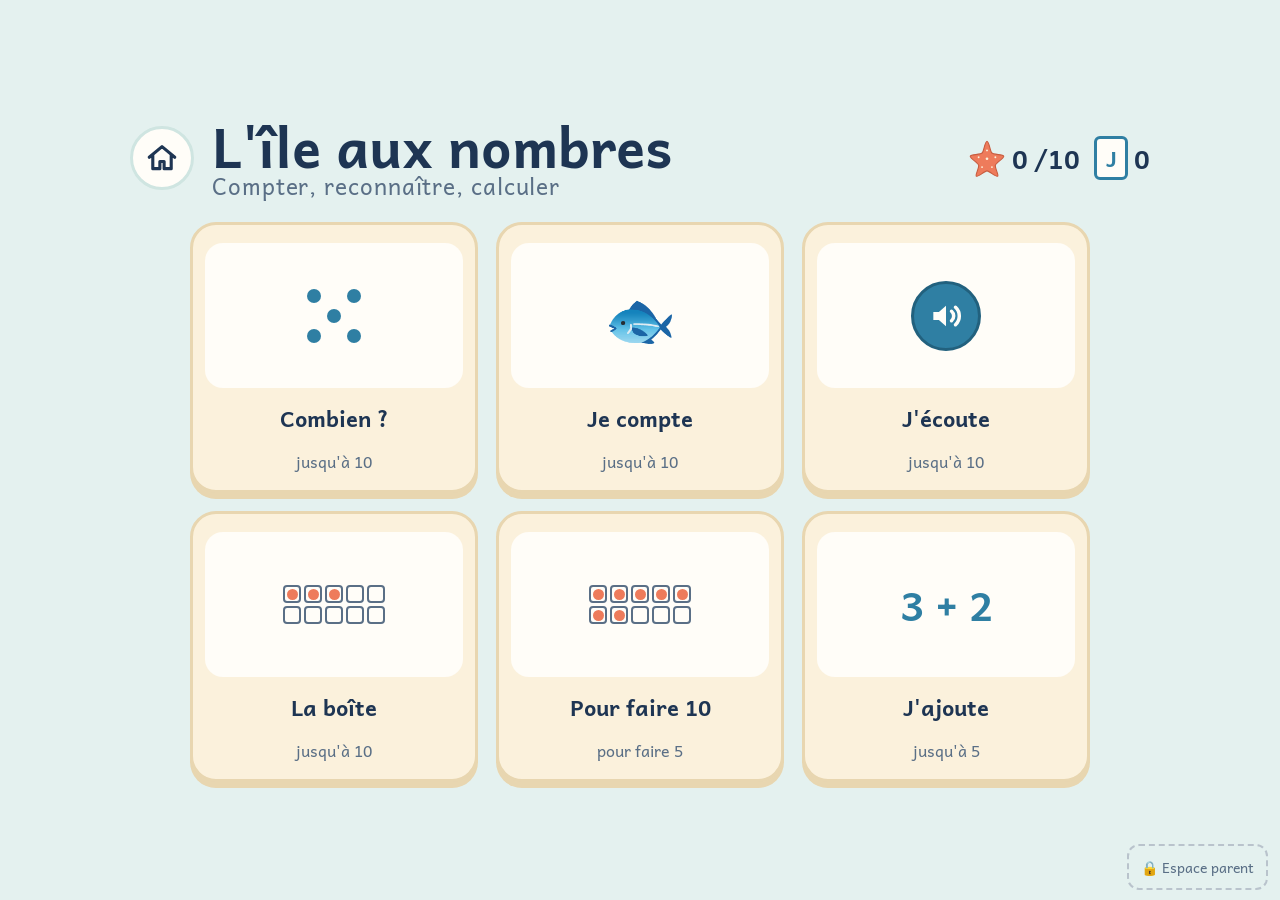
<file: nombres/index.html>
<!doctype html>
<html lang="fr">
<head>
<meta charset="utf-8">
<meta name="viewport" content="width=device-width, initial-scale=1, maximum-scale=1, user-scalable=no, viewport-fit=cover">
<meta name="apple-mobile-web-app-capable" content="yes">
<meta name="mobile-web-app-capable" content="yes">
<meta name="apple-mobile-web-app-title" content="Île aux nombres">
<title>L'île aux nombres</title>
<link rel="icon" href="../icones/favicon.svg" type="image/svg+xml">
<link rel="icon" href="../icones/favicon-32.png" type="image/png" sizes="32x32">
<link rel="apple-touch-icon" href="../icones/apple-touch-icon.png">
<link rel="manifest" href="../icones/manifest.webmanifest">
<meta name="theme-color" content="#1E4FA8">
<link rel="preconnect" href="https://fonts.googleapis.com">
<link rel="preconnect" href="https://fonts.gstatic.com" crossorigin>
<link rel="stylesheet" href="https://fonts.googleapis.com/css2?family=Andika:wght@400;700&display=swap">
<link rel="stylesheet" href="../commun/commun.css">
<style>
  .tuiles.six { grid-template-columns: repeat(3, 1fr); max-width: 900px; }
  .tuiles.six .dessin { aspect-ratio: 16 / 9; }
  .mini-de { display: grid; grid-template-columns: repeat(3, 14px); gap: 6px; }
  .mini-de i { width: 14px; height: 14px; border-radius: 50%; background: var(--mer); }
  .mini-de i.vide { background: transparent; }
  .mini-cadre { display: grid; grid-template-columns: repeat(5, 18px); gap: 3px; }
  .mini-cadre i { width: 18px; height: 18px; border: 2px solid var(--encre-douce); border-radius: 4px; display: grid; place-items: center; }
  .mini-cadre i::after { content: ""; width: 11px; height: 11px; border-radius: 50%; }
  .mini-cadre i.plein::after { background: var(--corail); }
  .calcul-mini { font-size: 40px; font-weight: 700; color: var(--mer); }

  .carte-points {
    position: relative;
    background: var(--blanc);
    border-radius: 26px;
    padding: clamp(14px, 2.5vh, 26px);
    box-shadow: 0 4px 0 var(--sable-bord);
  }
  .cadres { display: flex; gap: 18px; align-items: center; flex-wrap: wrap; justify-content: center; }
  .de { display: grid; grid-template-columns: repeat(3, var(--p)); gap: calc(var(--p) * 0.45); --p: clamp(40px, 9vh, 76px); }
  .cadre { display: grid; gap: 6px; --c: clamp(44px, 9.5vh, 84px); }
  .cadres.deux .cadre { --c: clamp(38px, 7.5vh, 70px); }
  .cadres.trois .cadre { --c: clamp(28px, 5.6vh, 52px); border-radius: 8px; }
  .cadres.trois .case { border-width: 3px; border-radius: 8px; }
  .case {
    width: var(--c); height: var(--c);
    border: 4px solid var(--encre-douce);
    border-radius: 12px;
    display: grid; place-items: center;
    background: var(--blanc);
  }
  .point { width: var(--p, 60px); height: var(--p, 60px); border-radius: 50%; background: var(--mer); transition: transform .2s ease, background .2s ease; }
  .cadre .point { --p: calc(var(--c) * 0.68); background: var(--corail); }
  .cadre .point.bleu { background: var(--mer); }
  .point.vide { background: transparent; }
  .point.compte { background: var(--or) !important; transform: scale(1.18); }
  .case.compte { background: #FFF1CF; border-color: var(--or-fonce); }
  .carte-points.cache .point { visibility: hidden; }
  .carte-points .voile-cache { display: none; }
  .carte-points.cache .voile-cache {
    display: grid; place-items: center; position: absolute; inset: 0;
    border-radius: 26px; background: var(--sable); color: var(--encre-douce);
    font-size: clamp(60px, 14vh, 110px); font-weight: 700;
  }
  .cadre-cliquable { cursor: pointer; }

  .bestiole {
    position: absolute;
    width: var(--t, 96px); height: var(--t, 96px);
    font-size: calc(var(--t, 96px) * 0.75);
    line-height: 1;
    display: grid; place-items: center;
    transform: translate(-50%, -50%);
    border-radius: 50%;
  }
  .bestiole.touche { background: rgba(242, 181, 68, 0.35); }
  .bestiole .num {
    position: absolute; top: -6px; right: -6px;
    width: 34px; height: 34px; border-radius: 50%;
    background: var(--encre); color: var(--blanc);
    font-size: 20px; font-weight: 700; display: grid; place-items: center;
  }
  .grand-nombre { font-size: clamp(110px, 30vh, 240px); font-weight: 700; line-height: 1; font-variant-numeric: tabular-nums; }
  .oreille {
    width: clamp(150px, 32vh, 240px); height: clamp(150px, 32vh, 240px);
    border-radius: 50%; background: var(--mer); color: var(--blanc);
    display: grid; place-items: center; box-shadow: 0 8px 0 var(--mer-fonce);
  }
  .oreille svg { width: 50%; height: 50%; }
  .calcul { font-size: clamp(70px, 17vh, 150px); font-weight: 700; line-height: 1; font-variant-numeric: tabular-nums; display: flex; gap: .3em; align-items: center; }
  .calcul .trou { color: var(--galet); border: 5px dashed var(--galet); border-radius: 20px; padding: 0 .25em; }
  .colonne-scene { display: flex; flex-direction: column; align-items: center; gap: 18px; }
  .rep { font-variant-numeric: tabular-nums; }
</style>
</head>
<body>

<!-- ============ ACCUEIL ============ -->
<section id="accueil" class="ecran accueil">
  <div class="accueil-haut">
    <div class="accueil-gauche">
      <a class="rond" href="../" aria-label="Retour à tous les jeux"><svg><use href="#i-maison"/></svg></a>
      <h1 class="titre">L'île aux nombres <small>Compter, reconnaître, calculer</small></h1>
    </div>
    <div class="compteur">
      <span class="bloc"><svg class="etoile-svg"><use href="#i-etoile"/></svg><span class="js-etoiles">0</span>/10</span>
      <span class="bloc"><span class="joker">J</span><span class="js-jokers">0</span></span>
    </div>
  </div>
  <div class="tuiles six">
    <button class="tuile" data-jeu="combien">
      <span class="dessin"><span class="mini-de"><i></i><i class="vide"></i><i></i><i class="vide"></i><i></i><i class="vide"></i><i></i><i class="vide"></i><i></i></span></span>
      Combien ?
      <span class="niveau" data-niveau="combien"></span>
    </button>
    <button class="tuile" data-jeu="touche">
      <span class="dessin">🐟</span>
      Je compte
      <span class="niveau" data-niveau="touche"></span>
    </button>
    <button class="tuile" data-jeu="ecoute">
      <span class="dessin"><span class="rond ecoute" style="width:70px;height:70px"><svg style="width:38px;height:38px"><use href="#i-son"/></svg></span></span>
      J'écoute
      <span class="niveau" data-niveau="ecoute"></span>
    </button>
    <button class="tuile" data-jeu="remplis">
      <span class="dessin"><span class="mini-cadre"><i class="plein"></i><i class="plein"></i><i class="plein"></i><i></i><i></i><i></i><i></i><i></i><i></i><i></i></span></span>
      La boîte
      <span class="niveau" data-niveau="remplis"></span>
    </button>
    <button class="tuile" data-jeu="complement">
      <span class="dessin"><span class="mini-cadre"><i class="plein"></i><i class="plein"></i><i class="plein"></i><i class="plein"></i><i class="plein"></i><i class="plein"></i><i class="plein"></i><i></i><i></i><i></i></span></span>
      Pour faire 10
      <span class="niveau" data-niveau="complement"></span>
    </button>
    <button class="tuile" data-jeu="ajoute">
      <span class="dessin"><span class="calcul-mini">3 + 2</span></span>
      J'ajoute
      <span class="niveau" data-niveau="ajoute"></span>
    </button>
  </div>
  <button class="coin-parent" id="btn-parent">🔒 Espace parent</button>
</section>

<!-- ============ JEU ============ -->
<section id="jeu" class="ecran" hidden>
  <div class="barre">
    <button class="rond" id="btn-maison" aria-label="Retour"><svg><use href="#i-maison"/></svg></button>
    <button class="rond ecoute" id="btn-reecouter" aria-label="Réécouter la consigne"><svg><use href="#i-son"/></svg></button>
    <div class="progres" id="progres"></div>
    <div class="compteur">
      <span class="bloc"><svg class="etoile-svg"><use href="#i-etoile"/></svg><span class="js-etoiles">0</span>/10</span>
      <span class="bloc"><span class="joker">J</span><span class="js-jokers">0</span></span>
    </div>
  </div>
  <div class="scene" id="scene"></div>
  <div class="reponses" id="reponses"></div>
</section>

<!-- ============ FIN ============ -->
<section id="fin" class="ecran fin" hidden>
  <h1 class="titre">Bravo Solal !</h1>
  <div class="rangee-etoiles" id="fin-etoiles"></div>
  <p class="fin-texte" id="fin-texte"></p>
  <div class="actions">
    <button class="rep large" id="btn-encore">Encore</button>
    <button class="rep large gris" id="btn-accueil">Accueil</button>
  </div>
</section>

<!-- ============ PARENT ============ -->
<section id="parent" class="ecran parent" hidden>
  <div class="barre">
    <button class="rond" id="btn-parent-retour" aria-label="Retour"><svg><use href="#i-maison"/></svg></button>
    <h2>Espace parent · Les nombres</h2>
  </div>
  <p>Réussite au <strong>premier essai</strong>, élément par élément. Comparer les jeux est parlant : un nombre réussi dans « J'écoute » mais raté dans « Combien ? » veut dire que Solal reconnaît le chiffre écrit sans encore voir la quantité.</p>
  <ul>
    <li><strong>Combien ?</strong> : à partir du 3ᵉ palier, les points disparaissent au bout de 2 secondes. Il faut les voir d'un coup d'œil (par paquets de 5 et de 10) au lieu de les compter un par un.</li>
    <li><strong>Pour faire 10</strong> et <strong>J'ajoute</strong> reprennent ses leçons (compléments à 10, calcul). Au palier « de tête », il n'y a plus de points pour aider : c'est du calcul mental.</li>
  </ul>
  <div class="legende">
    <span><i style="background:#CDEBD8"></i>80 % et plus</span>
    <span><i style="background:#FBE3BE"></i>50 à 79 %</span>
    <span><i style="background:#F6D0C6"></i>moins de 50 %</span>
  </div>
  <div id="stats"></div>
  <p>Chaque jeu monte d'un palier après 3 réussites du premier coup d'affilée et redescend après 2 erreurs d'affilée. Les étoiles sont communes à tous les jeux et ne sont pas effacées par la remise à zéro.</p>
  <div class="actions" style="justify-content:flex-start">
    <button class="btn-texte danger" id="btn-reset">Remettre les nombres à zéro</button>
  </div>
</section>

<script src="../commun/commun.js"></script>
<script>
(() => {
  const { $, $$, hasard, choisir, melanger, pause, dire, enLettres } = Solal;
  const NOMS = { combien: 'Combien ?', touche: 'Je compte', ecoute: "J'écoute", remplis: 'La boîte', complement: 'Pour faire 10', ajoute: "J'ajoute" };
  const MAX = [10, 20, 30];
  const BESTIOLES = [
    { e: '🐟', nom: 'poisson' }, { e: '🐠', nom: 'poisson' }, { e: '🦀', nom: 'crabe' },
    { e: '🐙', nom: 'pieuvre', f: true }, { e: '🐢', nom: 'tortue', f: true }, { e: '🐚', nom: 'coquillage' }
  ];
  const pluriel = (n, mot) => `${enLettres(n)} ${mot}${n > 1 ? 's' : ''}`;
  const unPluriel = (n, mot) => n === 1 ? `un ${mot}` : pluriel(n, mot);

  let dernier = 0;
  const tirer = (min, max) => {
    let n, k = 0;
    do { n = min + hasard(max - min + 1); k++; } while (n === dernier && max > min && k < 20);
    dernier = n;
    return n;
  };

  /* Choix de réponses proches, avec le chiffre inversé (12 / 21) quand il existe. */
  function options(n, min, max, nb) {
    const pool = new Set();
    const inverse = n > 10 ? +String(n).split('').reverse().join('') : null;
    if (inverse && inverse !== n && inverse >= min && inverse <= max) pool.add(inverse);
    const tous = Array.from({ length: max - min + 1 }, (_, i) => min + i).filter(v => v !== n);
    melanger(tous.filter(v => Math.abs(v - n) <= 3)).forEach(v => pool.add(v));
    melanger(tous).forEach(v => pool.add(v));
    return [n, ...[...pool].slice(0, nb - 1)].sort((a, b) => a - b);
  }
  const nbChoix = p => (p === 0 ? 3 : 4);

  /* ---------- Dessins ---------- */
  const DE = { 1: [4], 2: [0, 8], 3: [0, 4, 8], 4: [0, 2, 6, 8], 5: [0, 2, 4, 6, 8], 6: [0, 2, 3, 5, 6, 8] };
  const htmlDe = n => `<div class="de">${Array.from({ length: 9 }, (_, i) =>
    `<span class="point${DE[n].includes(i) ? ' js-p' : ' vide'}"></span>`).join('')}</div>`;
  /* Un cadre de 5 ou 10 cases ; rouges = premiers points, bleus = points ajoutés. */
  function htmlCadre(rouges, { bleus = 0, cases = 10 } = {}) {
    return `<div class="cadre" style="grid-template-columns:repeat(5,var(--c))">${Array.from({ length: cases }, (_, i) => {
      const p = i < rouges ? '<span class="point js-p"></span>' : i < rouges + bleus ? '<span class="point bleu js-p"></span>' : '';
      return `<span class="case">${p}</span>`;
    }).join('')}</div>`;
  }
  /* Jusqu'à 30 points : des boîtes de 10 remplies l'une après l'autre. */
  const CLASSE_CADRES = ['', '', 'deux', 'trois'];
  function htmlPoints(n, { bleus = 0 } = {}) {
    const nb = Math.max(1, Math.ceil((n + bleus) / 10));
    let html = '';
    for (let i = 0; i < nb; i++) {
      const r = Math.max(0, Math.min(10, n - i * 10));
      const b = Math.max(0, Math.min(10 - r, n + bleus - i * 10 - r));
      html += htmlCadre(r, { bleus: b });
    }
    return `<div class="cadres ${CLASSE_CADRES[nb]}">${html}</div>`;
  }
  async function compterPoints(points, depart = 0) {
    for (let i = 0; i < points.length; i++) {
      points[i].classList.add('compte');
      await dire(enLettres(depart + i + 1));
      await pause(80);
    }
  }
  /* Recompte à voix haute : « une boîte pleine, dix », puis la suite. */
  async function recompter() {
    const carte = $('#scene .carte-points');
    if (carte) carte.classList.remove('cache');
    const points = $$('#scene .js-p');
    points.forEach(p => p.classList.remove('compte'));
    if (points.length > 10) {
      // Les boîtes pleines d'abord (dix, vingt), puis on continue un par un.
      const pleines = Math.floor(points.length / 10) - (points.length % 10 === 0 ? 1 : 0);
      const cadres = $$('#scene .cadre');
      for (let i = 0; i < pleines; i++) {
        $$('.case', cadres[i]).forEach(c => c.classList.add('compte'));
        await dire(i === 0 ? 'Une boîte pleine, ça fait dix.' : `${i === 1 ? 'Deux' : 'Trois'} boîtes pleines, ${enLettres((i + 1) * 10)}.`);
      }
      await compterPoints(points.slice(pleines * 10), pleines * 10);
    } else {
      await compterPoints(points);
    }
  }

  const JEUX = {
    combien: {
      paliers: 4,
      libelle: p => ["jusqu'à 10", "jusqu'à 20", '20 en éclair', '30 en éclair'][p],
      montee: p => p >= 2 ? 'Tu es fort ! Maintenant, les points vont se cacher très vite. Regarde bien !' : 'Tu es fort ! On va plus loin.',
      preparer(m, p) {
        const max = [10, 20, 20, 30][p];
        const n = tirer(p === 0 ? 1 : 5, max);
        m.jeu.cle = String(n);
        const de = n <= 6 && p < 2 && Math.random() < 0.5;
        $('#scene').innerHTML = `<div class="carte-points">${de ? htmlDe(n) : htmlPoints(n)}<div class="voile-cache">?</div></div>`;
        m.choix(options(n, 1, max, nbChoix(p)), {
          cible: n,
          dit: v => enLettres(v),
          aider: async () => { await dire('Regardons ensemble.'); await recompter(); await dire(`Il y a ${pluriel(n, 'point')}.`); },
          bravo: () => `${choisir(Solal.BRAVOS)} Il y a ${unPluriel(n, 'point')}.`
        });
        m.consigne('Combien de points ?');
        if (p >= 2) {
          const num = m.jeu.num;
          setTimeout(() => {
            const c = $('#scene .carte-points');
            if (c && m.jeu.num === num && m.jeu.essais === 0) c.classList.add('cache');
          }, 2200);
        }
      }
    },

    touche: {
      paliers: 3,
      libelle: p => `jusqu'à ${MAX[p]}`,
      montee: () => 'Tu es fort ! Il y en aura plus.',
      preparer(m, p) {
        const n = tirer(p === 0 ? 3 : MAX[p] - 12, MAX[p]);
        const b = choisir(BESTIOLES);
        m.jeu.cle = String(n);
        let compte = 0;
        const cols = n > 21 ? 8 : 7, lignes = n > 21 ? 4 : 3;
        const taille = n > 21 ? 'clamp(44px, 7.5vh, 64px)' : n > 12 ? 'clamp(54px, 9vh, 80px)' : 'clamp(70px, 12vh, 104px)';
        const cases = melanger(Array.from({ length: cols * lignes }, (_, i) => i)).slice(0, n);
        $('#scene').innerHTML = cases.map(c => {
          const x = ((c % cols) + 0.5) / cols * 100 + (Math.random() * 5 - 2.5);
          const y = (Math.floor(c / cols) + 0.5) / lignes * 100 + (Math.random() * 8 - 4);
          return `<button class="bestiole" style="left:${x}%;top:${y}%;--t:${taille}" aria-label="${b.nom}">${b.e}</button>`;
        }).join('');
        $$('.bestiole').forEach(el => el.addEventListener('click', async () => {
          if (m.occupe || el.classList.contains('touche')) return;
          m.occupe = true;
          compte++;
          el.classList.add('touche');
          el.insertAdjacentHTML('beforeend', `<span class="num">${compte}</span>`);
          await dire(enLettres(compte));
          if (compte === n) {
            m.choix(options(n, 1, MAX[p], nbChoix(p)), {
              cible: n,
              dit: v => enLettres(v),
              aider: async () => { await dire(`Regarde : le dernier que tu as touché, c'est le ${enLettres(n)}. Il y en a ${enLettres(n)}.`); },
              bravo: () => `${choisir(Solal.BRAVOS)} Il y en a ${enLettres(n)}.`
            });
            m.jeu.consigne = 'Il y en a combien ?';
            await dire(m.jeu.consigne);
          }
          m.occupe = false;
        }));
        m.consigne(`Touche chaque ${b.nom} pour ${b.f ? 'la' : 'le'} compter.`);
      }
    },

    ecoute: {
      paliers: 3,
      libelle: p => ["jusqu'à 10", 'de 10 à 20', 'de 10 à 30'][p],
      montee: () => 'Tu es fort ! On va plus loin.',
      preparer(m, p) {
        const n = tirer(p === 0 ? 1 : 10, MAX[p]);
        m.jeu.cle = String(n);
        $('#scene').innerHTML = `<button class="oreille" aria-label="Réécouter"><svg><use href="#i-son"/></svg></button>`;
        $('#scene .oreille').addEventListener('click', () => { if (!m.occupe) m.consigne(m.jeu.consigne); });
        m.choix(options(n, 1, MAX[p], nbChoix(p)), {
          cible: n,
          dit: v => enLettres(v),
          aider: async v => { await dire(`Ça, c'est le ${enLettres(v)}. Trouve le ${enLettres(n)}.`); },
          bravo: () => `${choisir(Solal.BRAVOS)} C'est le ${enLettres(n)}.`
        });
        m.consigne(`Trouve le ${enLettres(n)}.`);
      }
    },

    remplis: {
      paliers: 3,
      libelle: p => `jusqu'à ${MAX[p]}`,
      montee: () => 'Tu es fort ! On va plus loin.',
      preparer(m, p) {
        const n = tirer(p === 0 ? 1 : MAX[p] - 12, MAX[p]);
        const nb = MAX[p] / 10;
        m.jeu.cle = String(n);
        let jetons = 0;
        const boite = `<div class="carte-points cadre-cliquable" id="boite"><div class="cadres ${CLASSE_CADRES[nb]}">${htmlCadre(0).repeat(nb)}</div></div>`;
        $('#scene').innerHTML = nb === 3
          ? `<div class="colonne-scene"><div class="grand-nombre" style="font-size:clamp(70px,16vh,130px)">${n}</div>${boite}</div>`
          : `<div class="grand-nombre">${n}</div>${boite}`;
        const dessiner = () => $$('#boite .case').forEach((c, i) => { c.innerHTML = i < jetons ? '<span class="point"></span>' : ''; });
        const max = nb * 10;
        $('#boite').addEventListener('click', async () => {
          if (m.occupe || jetons >= max) return;
          m.occupe = true; jetons++; dessiner(); await dire(enLettres(jetons)); m.occupe = false;
        });
        $('#reponses').innerHTML = `<button class="rep gris" id="btn-enlever" aria-label="Enlever un jeton">−</button>
          <button class="rep vert" id="btn-ok" aria-label="C'est bon">✓</button>`;
        $('#btn-enlever').addEventListener('click', async () => {
          if (m.occupe || jetons === 0) return;
          m.occupe = true; jetons--; dessiner(); await dire(enLettres(jetons)); m.occupe = false;
        });
        $('#btn-ok').addEventListener('click', async () => {
          if (m.occupe) return;
          m.occupe = true;
          m.jeu.essais++;
          if (jetons === n) {
            $('#btn-ok').classList.add(m.jeu.essais > 1 ? 'trouve' : 'juste');
            await m.bonne(`${choisir(Solal.BRAVOS)} Il y a ${unPluriel(n, 'jeton')}.`);
          } else {
            m.mauvaise();
            const dit = jetons === 0 ? "Tu n'as pas mis de jeton." : `Tu as mis ${unPluriel(jetons, 'jeton')}.`;
            await dire(`${dit} Il en faut ${enLettres(n)}. ${jetons > n ? 'Enlève-en.' : 'Ajoutes-en.'}`);
            m.occupe = false;
          }
        });
        m.consigne(`Mets ${unPluriel(n, 'jeton')} dans la boîte. Quand c'est fini, appuie sur le bouton vert.`);
      }
    },

    complement: {
      paliers: 3,
      libelle: p => ['pour faire 5', 'pour faire 10', 'de tête'][p],
      montee: p => p === 2 ? 'Bravo ! Maintenant, sans les points : de tête !' : "Bravo ! Maintenant, on va jusqu'à dix.",
      preparer(m, p) {
        const total = p === 0 ? 5 : 10;
        const n = tirer(1, total - 1);
        const manque = total - n;
        m.jeu.cle = `${n}+?=${total}`;
        const boite = `<div class="carte-points">${htmlCadre(n, { cases: total })}</div>`;
        $('#scene').innerHTML = p < 2
          ? `<div class="colonne-scene">${boite}</div>`
          : `<div class="colonne-scene"><div class="calcul">${n} <span>+</span> <span class="trou">?</span> <span>=</span> ${total}</div><div id="aide-boite"></div></div>`;
        m.choix(options(manque, 1, total - 1, nbChoix(p)), {
          cible: manque,
          dit: v => enLettres(v),
          aider: async () => {
            if (p === 2) $('#aide-boite').innerHTML = boite;
            const vides = $$('#scene .case').filter(c => !c.querySelector('.point'));
            await dire('Comptons les cases vides.');
            for (let i = 0; i < vides.length; i++) { vides[i].classList.add('compte'); await dire(enLettres(i + 1)); }
            await dire(`Il manque ${enLettres(manque)}. ${enLettres(n)} et ${enLettres(manque)}, ça fait ${enLettres(total)}.`);
          },
          bravo: () => `${choisir(Solal.BRAVOS)} ${enLettres(n)} et ${enLettres(manque)}, ça fait ${enLettres(total)}.`
        });
        m.consigne(p < 2 ? `Il y a ${unPluriel(n, 'point')}. Combien en manque-t-il pour faire ${enLettres(total)} ?`
                         : `${enLettres(n)}, pour aller à ${enLettres(total)}, combien il manque ?`);
      }
    },

    ajoute: {
      paliers: 4,
      libelle: p => ["jusqu'à 5", "jusqu'à 10", 'de tête', "jusqu'à 20"][p],
      montee: p => p === 2 ? 'Bravo ! Maintenant, sans les points : de tête !' : 'Bravo ! On va plus loin.',
      preparer(m, p) {
        const max = [5, 10, 10, 20][p];
        let a, b, k = 0;
        do {
          a = 1 + hasard(max - 1);
          b = 1 + hasard(p === 3 ? 9 : max - 1);
          k++;
        } while ((a + b > max || (p === 3 && a + b <= 10)) && k < 200);
        const s = a + b;
        m.jeu.cle = `${a}+${b}`;
        const points = `<div class="carte-points">${htmlPoints(a, { bleus: b })}</div>`;
        $('#scene').innerHTML = `<div class="colonne-scene"><div class="calcul">${a} <span>+</span> ${b} <span>=</span> <span class="trou">?</span></div>
          <div id="aide-points">${p < 2 ? points : ''}</div></div>`;
        m.choix(options(s, 2, max, nbChoix(p)), {
          cible: s,
          dit: v => enLettres(v),
          aider: async () => {
            if (p >= 2) $('#aide-points').innerHTML = points;
            await dire('Comptons tous les points.');
            await recompter();
            await dire(`${enLettres(a)} plus ${enLettres(b)}, ça fait ${enLettres(s)}.`);
          },
          bravo: () => `${choisir(Solal.BRAVOS)} ${enLettres(a)} plus ${enLettres(b)}, ça fait ${enLettres(s)}.`
        });
        m.consigne(`${enLettres(a)} plus ${enLettres(b)}, ça fait combien ?`);
      }
    }
  };

  const m = Solal.moteur({ cle: 'solal-nombres-v1', jeux: JEUX });

  /* ---------- Espace parent ---------- */
  const un20 = Array.from({ length: 30 }, (_, i) => String(i + 1));
  function afficherParent() {
    $('#stats').innerHTML = m.statsHTML(NOMS, { combien: un20, touche: un20, ecoute: un20, remplis: un20 });
    const b = $('#btn-reset');
    b.textContent = 'Remettre les nombres à zéro';
    b.dataset.confirme = '';
    Solal.montrer('parent');
  }
  Solal.appuiLong($('#btn-parent'), afficherParent);
  $('#btn-parent-retour').addEventListener('click', m.retour);
  $('#btn-reset').addEventListener('click', e => {
    const b = e.currentTarget;
    if (!b.dataset.confirme) { b.dataset.confirme = '1'; b.textContent = 'Confirmer : tout effacer'; return; }
    m.effacer();
    afficherParent();
  });
})();
</script>
</body>
</html>
</file>
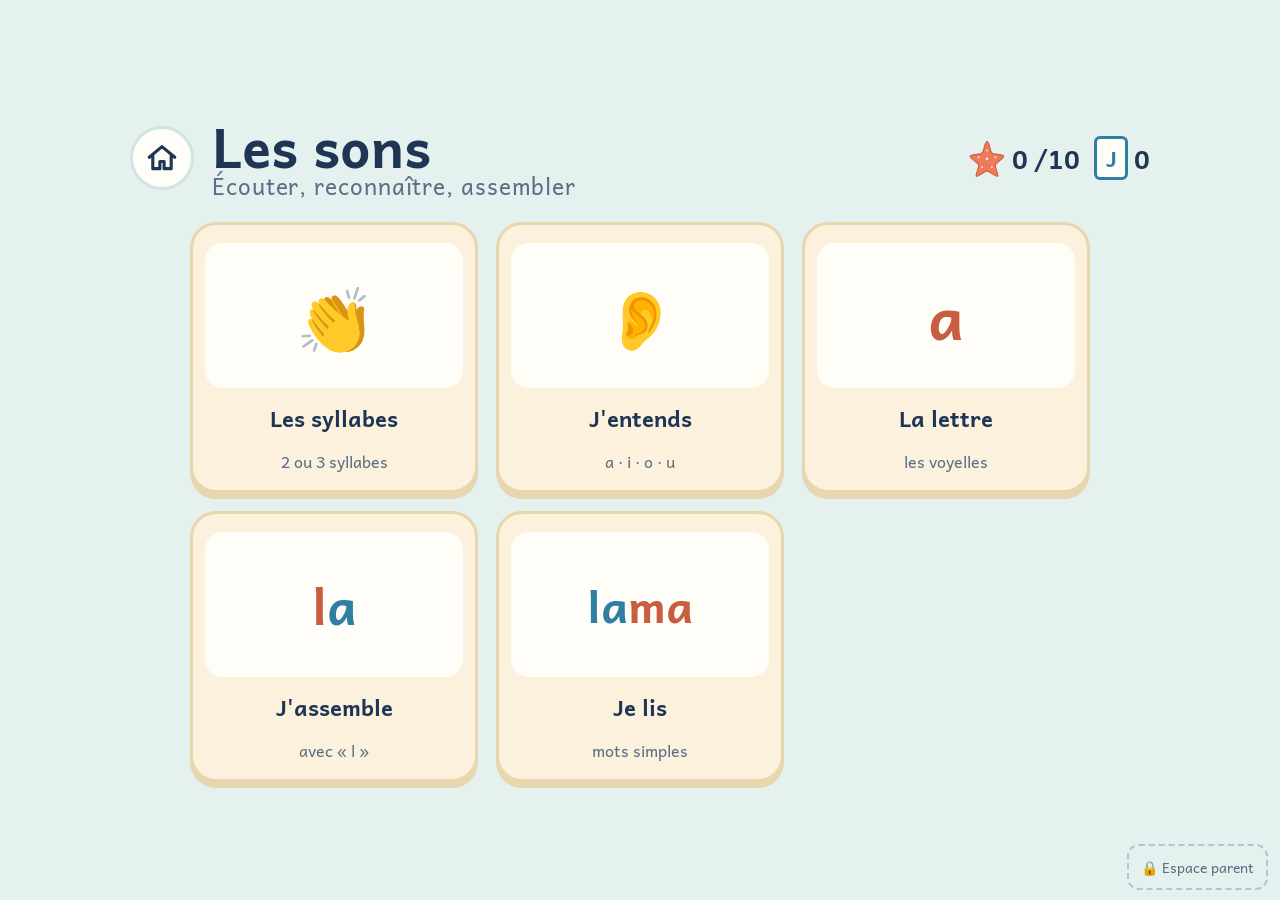
<file: sons/index.html>
<!doctype html>
<html lang="fr">
<head>
<meta charset="utf-8">
<meta name="viewport" content="width=device-width, initial-scale=1, maximum-scale=1, user-scalable=no, viewport-fit=cover">
<meta name="apple-mobile-web-app-capable" content="yes">
<meta name="mobile-web-app-capable" content="yes">
<title>Les sons de Solal</title>
<link rel="icon" href="../icones/favicon.svg" type="image/svg+xml">
<link rel="icon" href="../icones/favicon-32.png" type="image/png" sizes="32x32">
<link rel="apple-touch-icon" href="../icones/apple-touch-icon.png">
<link rel="manifest" href="../icones/manifest.webmanifest">
<meta name="theme-color" content="#1E4FA8">
<link rel="preconnect" href="https://fonts.googleapis.com">
<link rel="preconnect" href="https://fonts.gstatic.com" crossorigin>
<link rel="stylesheet" href="https://fonts.googleapis.com/css2?family=Andika:wght@400;700&display=swap">
<link rel="stylesheet" href="../commun/commun.css">
<style>
  .tuiles.cinq { grid-template-columns: repeat(3, 1fr); max-width: 900px; }
  .tuiles.cinq .dessin { aspect-ratio: 16 / 9; }
  .mot-a-lire { font-size: clamp(80px, 20vh, 160px); font-weight: 700; letter-spacing: .02em; line-height: 1; }
  .syl-a { color: var(--mer); }
  .syl-b { color: var(--corail-fonce); }
  .muette { color: var(--galet); }
  .rep.image { font-size: clamp(60px, 13vh, 100px); min-width: clamp(120px, 20vw, 190px); }
  .image-mot { display: flex; flex-direction: column; align-items: center; gap: 10px; }
  .grand-emoji { font-size: clamp(100px, 26vh, 190px); line-height: 1; }
  .mot-ecrit { font-size: clamp(30px, 6vh, 46px); font-weight: 700; color: var(--encre-douce); letter-spacing: 0.04em; }
  .syllabes { display: flex; gap: 14px; min-height: 40px; }
  .syllabes i {
    width: 34px; height: 34px; border-radius: 50%;
    background: var(--blanc); border: 3px solid var(--galet);
    transition: background .2s ease, transform .2s ease;
  }
  .syllabes i.allume { background: var(--or); border-color: var(--or-fonce); transform: scale(1.2); }
  .btn-morceaux {
    display: flex; flex-direction: column; align-items: center; gap: 6px;
    padding: 14px 18px; border-radius: 24px;
    background: var(--blanc); border: 3px solid var(--sable-bord);
    box-shadow: 0 5px 0 var(--sable-bord);
    font-size: 18px; font-weight: 700; color: var(--encre-douce);
  }
  .btn-morceaux span { font-size: 56px; line-height: 1; }
  .btn-morceaux:active { transform: translateY(4px); box-shadow: 0 1px 0 var(--sable-bord); }
  .rep .points { font-size: clamp(30px, 6vh, 46px); letter-spacing: 6px; color: var(--mer); }
  .rep.juste .points, .rep.faux .points { color: inherit; }
  .rep.lettre { font-size: clamp(64px, 13vh, 110px); min-width: clamp(110px, 18vw, 180px); }
  .rep.voyelle { font-size: clamp(56px, 11vh, 96px); min-width: clamp(84px, 13vw, 140px); }
  .rep .mini { font-size: 0.45em; }
  .oreille {
    width: clamp(150px, 32vh, 240px); height: clamp(150px, 32vh, 240px);
    border-radius: 50%; background: var(--mer); color: var(--blanc);
    display: grid; place-items: center; box-shadow: 0 8px 0 var(--mer-fonce);
  }
  .oreille svg { width: 50%; height: 50%; }
  .fusion { display: flex; align-items: center; gap: 22px; }
  .carreau {
    width: clamp(120px, 26vh, 190px); height: clamp(120px, 26vh, 190px);
    border-radius: 28px; display: grid; place-items: center;
    font-size: clamp(80px, 18vh, 140px); font-weight: 700; line-height: 1;
    background: var(--blanc); box-shadow: 0 6px 0 var(--sable-bord);
    transition: transform .35s ease;
  }
  .carreau.consonne { color: var(--corail-fonce); }
  .carreau.voyelle-choisie { color: var(--mer); }
  .carreau.vide { color: var(--galet); border: 4px dashed var(--galet); box-shadow: none; background: transparent; }
  .plus { font-size: 60px; color: var(--encre-douce); font-weight: 700; transition: opacity .3s ease, width .3s ease; }
  .fusion.collee .plus { opacity: 0; width: 0; overflow: hidden; }
  .fusion.collee { gap: 0; }
  .fusion.collee .carreau.consonne { border-radius: 28px 0 0 28px; }
  .fusion.collee .carreau.voyelle-choisie { border-radius: 0 28px 28px 0; }
</style>
</head>
<body>

<!-- ============ ACCUEIL ============ -->
<section id="accueil" class="ecran accueil">
  <div class="accueil-haut">
    <div class="accueil-gauche">
      <a class="rond" href="../" aria-label="Retour à tous les jeux"><svg><use href="#i-maison"/></svg></a>
      <h1 class="titre">Les sons <small>Écouter, reconnaître, assembler</small></h1>
    </div>
    <div class="compteur">
      <span class="bloc"><svg class="etoile-svg"><use href="#i-etoile"/></svg><span class="js-etoiles">0</span>/10</span>
      <span class="bloc"><span class="joker">J</span><span class="js-jokers">0</span></span>
    </div>
  </div>
  <div class="tuiles cinq">
    <button class="tuile" data-jeu="syllabes">
      <span class="dessin">👏</span>
      Les syllabes
      <span class="niveau" data-niveau="syllabes"></span>
    </button>
    <button class="tuile" data-jeu="entends">
      <span class="dessin">👂</span>
      J'entends
      <span class="niveau" data-niveau="entends"></span>
    </button>
    <button class="tuile" data-jeu="lettre">
      <span class="dessin" style="font-weight:700;color:var(--corail-fonce)">a</span>
      La lettre
      <span class="niveau" data-niveau="lettre"></span>
    </button>
    <button class="tuile" data-jeu="assemble">
      <span class="dessin" style="font-size:48px;font-weight:700"><span><span style="color:var(--corail-fonce)">l</span><span style="color:var(--mer)">a</span></span></span>
      J'assemble
      <span class="niveau" data-niveau="assemble"></span>
    </button>
    <button class="tuile" data-jeu="lis">
      <span class="dessin" style="font-size:44px;font-weight:700"><span><span style="color:var(--mer)">la</span><span style="color:var(--corail-fonce)">ma</span></span></span>
      Je lis
      <span class="niveau" data-niveau="lis"></span>
    </button>
  </div>
  <button class="coin-parent" id="btn-parent">🔒 Espace parent</button>
</section>

<!-- ============ JEU ============ -->
<section id="jeu" class="ecran" hidden>
  <div class="barre">
    <button class="rond" id="btn-maison" aria-label="Retour"><svg><use href="#i-maison"/></svg></button>
    <button class="rond ecoute" id="btn-reecouter" aria-label="Réécouter la consigne"><svg><use href="#i-son"/></svg></button>
    <div class="progres" id="progres"></div>
    <div class="compteur">
      <span class="bloc"><svg class="etoile-svg"><use href="#i-etoile"/></svg><span class="js-etoiles">0</span>/10</span>
      <span class="bloc"><span class="joker">J</span><span class="js-jokers">0</span></span>
    </div>
  </div>
  <div class="scene" id="scene"></div>
  <div class="reponses" id="reponses"></div>
</section>

<!-- ============ FIN ============ -->
<section id="fin" class="ecran fin" hidden>
  <h1 class="titre">Bravo Solal !</h1>
  <div class="rangee-etoiles" id="fin-etoiles"></div>
  <p class="fin-texte" id="fin-texte"></p>
  <div class="actions">
    <button class="rep large" id="btn-encore">Encore</button>
    <button class="rep large gris" id="btn-accueil">Accueil</button>
  </div>
</section>

<!-- ============ PARENT ============ -->
<section id="parent" class="ecran parent" hidden>
  <div class="barre">
    <button class="rond" id="btn-parent-retour" aria-label="Retour"><svg><use href="#i-maison"/></svg></button>
    <h2>Espace parent · Les sons</h2>
  </div>
  <p>Réussite au premier essai, élément par élément. Les voyelles et syllabes suivent l'ordre de Taoki et de Capitaine Solal (a, é, i, o, u, puis l, r, m, s, f, ch, v, n, j).</p>
  <ul>
    <li><strong>Les syllabes</strong> : compter les morceaux d'un mot à l'oral. C'est la base de tout le reste.</li>
    <li><strong>J'entends</strong> : repérer un son dans un mot, sans rien lire.</li>
    <li><strong>La lettre</strong> : relier un son entendu à la lettre écrite.</li>
    <li><strong>Je lis</strong> : la voix ne lit pas le mot, Solal le déchiffre seul et choisit l'image. Syllabes colorées une sur deux, lettres muettes en gris, comme dans Taoki.</li>
    <li><strong>J'assemble</strong> : la fusion. La consonne n'est jamais prononcée seule (une voix de synthèse la déformerait) : Solal voit « l » et « a » se coller et entend « la ».</li>
  </ul>
  <div class="legende">
    <span><i style="background:#CDEBD8"></i>80 % et plus</span>
    <span><i style="background:#FBE3BE"></i>50 à 79 %</span>
    <span><i style="background:#F6D0C6"></i>moins de 50 %</span>
  </div>
  <div id="stats"></div>
  <p>Chaque jeu monte d'un palier après 3 réussites du premier coup d'affilée et redescend après 2 erreurs d'affilée. Les étoiles sont communes à tous les jeux.</p>
  <div class="actions" style="justify-content:flex-start">
    <button class="btn-texte danger" id="btn-reset">Remettre les sons à zéro</button>
  </div>
</section>

<script src="../commun/commun.js"></script>
<script>
(() => {
  const { $, $$, hasard, choisir, melanger, pause, dire, enLettres } = Solal;

  /* m : mot écrit · e : image · s : syllabes telles qu'on les fait dire à la voix · v : voyelles entendues
     (v à null : mot ambigu, exclu de « J'entends », par exemple « poisson » où « oi » fait entendre « a »). */
  const MOTS = [
    { m: 'chat', e: '🐱', s: ['chat'], v: ['a'] },
    { m: 'loup', e: '🐺', s: ['loup'], v: ['ou'] },
    { m: 'lit', e: '🛏️', s: ['lit'], v: ['i'] },
    { m: 'nez', e: '👃', s: ['nez'], v: ['é'] },
    { m: 'bus', e: '🚌', s: ['bus'], v: ['u'] },
    { m: 'clé', e: '🔑', s: ['clé'], v: ['é'] },
    { m: 'pied', e: '🦶', s: ['pied'], v: ['é'] },
    { m: 'lune', e: '🌙', s: ['lune'], v: ['u'] },
    { m: 'riz', e: '🍚', s: ['riz'], v: ['i'] },
    { m: 'jus', e: '🧃', s: ['jus'], v: ['u'] },
    { m: 'sac', e: '👜', s: ['sac'], v: ['a'] },
    { m: 'vache', e: '🐄', s: ['vache'], v: ['a'] },
    { m: 'poule', e: '🐔', s: ['poule'], v: ['ou'] },
    { m: 'pain', e: '🍞', s: ['pain'], v: [] },
    { m: 'lapin', e: '🐰', s: ['la', 'pin'], v: ['a'] },
    { m: 'vélo', e: '🚲', s: ['vé', 'lo'], v: ['é', 'o'] },
    { m: 'moto', e: '🏍️', s: ['mo', 'to'], v: ['o'] },
    { m: 'robot', e: '🤖', s: ['ro', 'bo'], v: ['o'] },
    { m: 'lama', e: '🦙', s: ['la', 'ma'], v: ['a'] },
    { m: 'cadeau', e: '🎁', s: ['ca', 'do'], v: ['a', 'o'] },
    { m: 'bateau', e: '⛵', s: ['ba', 'to'], v: ['a', 'o'] },
    { m: 'mouton', e: '🐑', s: ['mou', 'ton'], v: ['ou'] },
    { m: 'cochon', e: '🐷', s: ['co', 'chon'], v: ['o'] },
    { m: 'souris', e: '🐭', s: ['sou', 'ri'], v: ['ou', 'i'] },
    { m: 'poisson', e: '🐟', s: ['pois', 'son'], v: null },
    { m: 'bébé', e: '👶', s: ['bé', 'bé'], v: ['é'] },
    { m: 'café', e: '☕', s: ['ca', 'fé'], v: ['a', 'é'] },
    { m: 'lion', e: '🦁', s: ['li', 'on'], v: ['i'] },
    { m: 'pizza', e: '🍕', s: ['pi', 'dza'], v: ['i', 'a'] },
    { m: 'tortue', e: '🐢', s: ['tor', 'tu'], v: ['o', 'u'] },
    { m: 'ananas', e: '🍍', s: ['a', 'na', 'nas'], v: ['a'] },
    { m: 'chocolat', e: '🍫', s: ['cho', 'co', 'la'], v: ['o', 'a'] },
    { m: 'kangourou', e: '🦘', s: ['kan', 'gou', 'rou'], v: ['ou'] },
    { m: 'papillon', e: '🦋', s: ['pa', 'pi', 'yon'], v: ['a', 'i'] },
    { m: 'crocodile', e: '🐊', s: ['cro', 'co', 'dile'], v: ['o', 'i'] },
    { m: 'escargot', e: '🐌', s: ['ès', 'car', 'go'], v: ['a', 'o'] },
    { m: 'koala', e: '🐨', s: ['ko', 'a', 'la'], v: ['o', 'a'] },
    { m: 'hélicoptère', e: '🚁', s: ['hé', 'li', 'cop', 'tère'], v: ['é', 'i', 'o'] },
    { m: 'télévision', e: '📺', s: ['té', 'lé', 'vi', 'zion'], v: ['é', 'i'] },
    { m: 'ordinateur', e: '💻', s: ['or', 'di', 'na', 'teur'], v: ['o', 'i', 'a'] },
    { m: 'hippopotame', e: '🦛', s: ['i', 'po', 'po', 'tam'], v: ['i', 'o', 'a'] },
    { m: 'dinosaure', e: '🦕', s: ['di', 'no', 'sor'], v: ['i', 'o'] },
    { m: 'éléphant', e: '🐘', s: ['é', 'lé', 'fan'], v: ['é'] },
    { m: 'hérisson', e: '🦔', s: ['é', 'ri', 'son'], v: ['é', 'i'] },
    { m: 'toboggan', e: '🛝', s: ['to', 'bo', 'gan'], v: ['o'] },
    { m: 'avocat', e: '🥑', s: ['a', 'vo', 'ca'], v: ['a', 'o'] },
    { m: 'brocoli', e: '🥦', s: ['bro', 'co', 'li'], v: ['o', 'i'] },
    { m: 'écureuil', e: '🐿️', s: ['é', 'cu', 'reuil'], v: ['é', 'u'] },
    { m: 'perroquet', e: '🦜', s: ['pè', 'ro', 'kè'], v: ['o'] },
    { m: 'dromadaire', e: '🐪', s: ['dro', 'ma', 'dère'], v: ['o', 'a'] },
    { m: 'mandarine', e: '🍊', s: ['man', 'da', 'rine'], v: ['a', 'i'] },
    { m: 'violon', e: '🎻', s: ['vi', 'o', 'lon'], v: ['i', 'o'] },
    { m: 'ambulance', e: '🚑', s: ['am', 'bu', 'lance'], v: ['u'] },
    { m: 'parapluie', e: '☂️', s: ['pa', 'ra', 'plui'], v: null },
    { m: 'caméléon', e: '🦎', s: ['ca', 'mé', 'lé', 'on'], v: ['a', 'é'] },
    { m: 'accordéon', e: '🪗', s: ['a', 'cor', 'dé', 'on'], v: ['a', 'o', 'é'] },
    { m: 'rhinocéros', e: '🦏', s: ['ri', 'no', 'cé', 'ros'], v: ['i', 'o', 'é'] }
  ];

  /* Mots à lire : « | » sépare les syllabes (colorées une sur deux), les lettres muettes sont entre parenthèses.
     Niveau 1 : lettres déjà vues, sans piège. Niveau 2 : lettres muettes, « ou », « ch ». */
  const A_LIRE = [
    [
      { m: 'la|ma', e: '🦙', n: 'un lama' }, { m: 'so|fa', e: '🛋️', n: 'un sofa' }, { m: 'vé|lo', e: '🚲', n: 'un vélo' },
      { m: 'mur', e: '🧱', n: 'un mur' }, { m: 'fil', e: '🧵', n: 'un fil' }, { m: 'fé(e)', e: '🧚', n: 'une fée' },
      { m: 'ra|m(e)', e: '🚣', n: 'une rame' }, { m: 'lu|n(e)', e: '🌙', n: 'la lune' }, { m: 'na|vi|r(e)', e: '🚢', n: 'un navire' },
      { m: 'si|rè|n(e)', e: '🧜‍♀️', n: 'une sirène' }, { m: 'mo|to', e: '🏍️', n: 'une moto' }, { m: 'ro|bo(t)', e: '🤖', n: 'un robot' }
    ],
    [
      { m: 'cha(t)', e: '🐱', n: 'un chat' }, { m: 'ri(z)', e: '🍚', n: 'du riz' }, { m: 'li(t)', e: '🛏️', n: 'un lit' },
      { m: 'ra(t)', e: '🐀', n: 'un rat' }, { m: 'lou(p)', e: '🐺', n: 'un loup' }, { m: 'sou|ri(s)', e: '🐭', n: 'une souris' },
      { m: 'rou(e)', e: '🛞', n: 'une roue' }, { m: 'mou|ch(e)', e: '🪰', n: 'une mouche' }, { m: 'va|ch(e)', e: '🐄', n: 'une vache' },
      { m: 'ju(s)', e: '🧃', n: 'du jus' }, { m: 'che|val', e: '🐴', n: 'un cheval' }, { m: 'four|mi', e: '🐜', n: 'une fourmi' },
      { m: 'jour|nal', e: '📰', n: 'un journal' }, { m: 'cho|co|la(t)', e: '🍫', n: 'du chocolat' }
    ]
  ];
  const motPlat = m => m.replace(/[|()]/g, '');
  function motHTML(m) {
    return m.split('|').map((syl, i) =>
      `<span class="syl ${i % 2 ? 'syl-b' : 'syl-a'}">${syl.replace(/\(([^)]*)\)/g, '<span class="muette">$1</span>')}</span>`).join('');
  }

  const NOMS = { syllabes: 'Les syllabes', entends: "J'entends", lettre: 'La lettre', assemble: "J'assemble", lis: 'Je lis' };
  const VOYELLES_ENTENDS = [['a', 'i', 'o', 'u'], ['a', 'i', 'o', 'u', 'é', 'ou'], ['a', 'i', 'o', 'u', 'é', 'ou']];
  const CONSONNES = ['l', 'r', 'm', 's', 'f', 'ch', 'v', 'n', 'j'];
  const VOYELLES_FUSION = ['a', 'i', 'o', 'u', 'é', 'ou'];
  const syllabesDe = (cs, vs) => cs.flatMap(c => vs.map(v => c + v));
  const LETTRES = [
    ['a', 'i', 'o', 'u', 'é', 'e', 'ou'],
    syllabesDe(['l', 'r', 'm', 's', 'f'], ['a', 'i', 'o', 'u']),
    syllabesDe(CONSONNES, ['a', 'i', 'o', 'u', 'é']),
    syllabesDe(CONSONNES, ['a', 'i', 'o', 'u', 'é', 'ou'])
  ];

  let dernier = null;
  const tirer = (liste, cle = x => x) => {
    let x, essais = 0;
    do { x = choisir(liste); essais++; } while (liste.length > 1 && cle(x) === dernier && essais < 20);
    dernier = cle(x);
    return x;
  };

  /* Scène commune : l'image du mot, le mot écrit, les ronds des syllabes et le bouton « en morceaux ». */
  function sceneMot(mot) {
    $('#scene').innerHTML = `
      <div class="image-mot">
        <div class="grand-emoji" aria-hidden="true">${mot.e}</div>
        <div class="mot-ecrit">${mot.m}</div>
        <div class="syllabes">${mot.s.map(() => '<i></i>').join('')}</div>
      </div>
      <button class="btn-morceaux" id="btn-morceaux"><span>👏</span>En morceaux</button>`;
    $('.syllabes').style.visibility = 'hidden';
    $('#btn-morceaux').addEventListener('click', async () => {
      if (m.occupe) return;
      m.occupe = true;
      await enMorceaux(mot);
      m.occupe = false;
    });
  }
  async function enMorceaux(mot) {
    const ronds = $$('.syllabes i');
    $('.syllabes').style.visibility = 'visible';
    ronds.forEach(r => r.classList.remove('allume'));
    for (let i = 0; i < mot.s.length; i++) {
      ronds[i].classList.add('allume');
      await dire(mot.s[i], { vitesse: 0.75 });
      await pause(250);
    }
  }
  const syll = n => n === 1 ? 'une syllabe' : `${enLettres(n)} syllabes`;

  const JEUX = {
    syllabes: {
      paliers: 3,
      libelle: p => ['2 ou 3 syllabes', '3 ou 4 syllabes', 'de 1 à 4, mélangés'][p],
      montee: p => p === 1 ? 'Bravo ! Maintenant, des mots de trois et quatre syllabes.' : 'Bravo ! Maintenant, tout est mélangé : écoute bien !',
      preparer(m, p) {
        const tailles = [[2, 3], [3, 4], [1, 2, 3, 4]][p];
        const n = choisir(tailles);
        const mot = tirer(MOTS.filter(x => x.s.length === n), x => x.m);
        m.jeu.cle = String(n);
        sceneMot(mot);
        m.choix([1, 2, 3, 4], {
          cible: n,
          rendu: k => `<span class="points">${'●'.repeat(k)}</span>`,
          dit: k => enLettres(k),
          aider: async () => { await enMorceaux(mot); await dire(`Il y a ${syll(n)}.`); },
          avantBravo: () => enMorceaux(mot),
          bravo: () => `Bravo ! Il y a ${syll(n)}.`
        });
        m.consigne(`Combien de syllabes dans « ${mot.m} » ? Tape dans tes mains !`);
      }
    },

    entends: {
      paliers: 3,
      libelle: p => ['a · i · o · u', '+ é · ou', 'mots longs'][p],
      montee: () => 'Tu connais de nouveaux sons !',
      preparer(m, p) {
        const v = choisir(VOYELLES_ENTENDS[p]);
        const base = p === 2 ? MOTS.filter(x => x.s.length >= 2) : MOTS;
        const oui = base.filter(x => x.v && x.v.includes(v));
        const non = base.filter(x => x.v && !x.v.includes(v));
        const present = Math.random() < 0.5;
        const mot = tirer(present ? oui : non, x => x.m);
        m.jeu.cle = v;
        sceneMot(mot);
        // Au dernier palier, le mot écrit est caché : il faut vraiment écouter.
        if (p === 2) $('.mot-ecrit').style.visibility = 'hidden';
        m.choix(['oui', 'non'], {
          cible: present ? 'oui' : 'non',
          classe: 'petit-texte',
          rendu: r => r === 'oui' ? '✓ oui' : '✗ non',
          style: r => r === 'oui' ? 'border-color:var(--algue);box-shadow:0 7px 0 var(--algue-fonce)' : 'border-color:var(--corail);box-shadow:0 7px 0 var(--corail-fonce)',
          dit: r => r,
          unCoup: true,
          aider: async () => {
            await enMorceaux(mot);
            await dire(present ? `Si ! On entend « ${v} » dans « ${mot.m} ».` : `Non, on n'entend pas « ${v} » dans « ${mot.m} ».`);
          },
          bravo: () => present ? `Oui ! On entend « ${v} » dans « ${mot.m} ».` : `Bravo ! On n'entend pas « ${v} » dans « ${mot.m} ».`
        });
        m.consigne(`Est-ce que tu entends « ${v} » dans « ${mot.m} » ?`);
      }
    },

    lettre: {
      paliers: 4,
      libelle: p => ['les voyelles', 'syllabes l r m s f', 'toutes les syllabes', 'avec « ou »'][p],
      montee: p => p === 1 ? 'Bravo ! Maintenant, on cherche des syllabes.' : 'Bravo ! De nouvelles syllabes arrivent.',
      preparer(m, p) {
        const pool = LETTRES[p];
        const x = tirer(pool);
        let autres = pool.filter(y => y !== x);
        if (p >= 1) {
          // Des syllabes qui se ressemblent : même consonne ou même voyelle.
          const cx = CONSONNES.find(c => x.startsWith(c) && (c.length === 2 || !x.startsWith('ch')));
          const vx = x.slice(cx.length);
          const proches = autres.filter(y => y.startsWith(cx) || y.slice(-vx.length) === vx);
          autres = proches.length >= 3 ? proches : autres;
        }
        const options = melanger([x, ...melanger(autres).slice(0, p === 0 ? 2 : 3)]);
        m.jeu.cle = x;
        $('#scene').innerHTML = `<button class="oreille" aria-label="Réécouter"><svg><use href="#i-son"/></svg></button>`;
        $('#scene .oreille').addEventListener('click', () => { if (!m.occupe) m.consigne(m.jeu.consigne); });
        m.choix(options, {
          cible: x,
          classe: 'lettre',
          dit: y => y,
          aider: async y => { await dire(`Ça, c'est « ${y} ». Trouve « ${x} ».`); },
          bravo: () => `${choisir(Solal.BRAVOS)} C'est « ${x} ».`
        });
        m.consigne(`Trouve « ${x} ».`);
      }
    },

    assemble: {
      paliers: CONSONNES.length,
      libelle: p => `avec « ${CONSONNES[p]} »`,
      montee: () => 'Bravo ! Tu débloques une nouvelle lettre.',
      async preparer(m, p) {
        // À partir de la 3ᵉ lettre, une fois sur deux, c'est la consonne qu'il faut trouver.
        const modeConsonne = p >= 2 && Math.random() < 0.5;
        const c = modeConsonne ? choisir(CONSONNES.slice(0, p + 1)) : CONSONNES[p];
        const v = tirer(VOYELLES_FUSION);
        const cible = c + v;
        m.jeu.cle = cible;
        $('#scene').innerHTML = `
          <div class="fusion" id="fusion">
            <div class="carreau ${modeConsonne ? 'vide' : 'consonne'}" id="case-c">${modeConsonne ? '?' : c}</div>
            <div class="plus">+</div>
            <div class="carreau ${modeConsonne ? 'voyelle-choisie' : 'vide'}" id="case-v">${modeConsonne ? v : '?'}</div>
          </div>`;
        const caseC = $('#case-c'), caseV = $('#case-v');
        const poserV = x => { caseV.textContent = x; caseV.className = 'carreau voyelle-choisie'; $('#fusion').classList.add('collee'); };
        const poserC = x => { caseC.textContent = x; caseC.className = 'carreau consonne'; $('#fusion').classList.add('collee'); };
        const vider = () => {
          if (modeConsonne) { caseC.textContent = '?'; caseC.className = 'carreau vide'; }
          else { caseV.textContent = '?'; caseV.className = 'carreau vide'; }
          $('#fusion').classList.remove('collee');
        };

        // Au début de la séance, on montre la fusion de la nouvelle lettre avec toutes les voyelles.
        if (m.jeu.num === 1 && !modeConsonne) {
          m.occupe = true;
          await dire('Regarde et écoute.');
          for (const x of VOYELLES_FUSION) {
            poserV(x);
            await pause(300);
            await dire(c + x, { vitesse: 0.75 });
            await pause(450);
            vider();
            await pause(200);
            if ($('#jeu').hidden) { m.occupe = false; return; }
          }
          m.occupe = false;
        }

        if (modeConsonne) {
          const consonnes = melanger([c, ...melanger(CONSONNES.slice(0, p + 1).filter(x => x !== c)).slice(0, 3)]);
          m.choix(consonnes, {
            cible: c,
            classe: 'voyelle',
            dit: x => { poserC(x); return x + v; },
            aider: async x => { await dire(`Ça fait « ${x + v} ». Il faut « ${cible} ».`); vider(); },
            bravo: () => `Oui ! « ${cible} ».`
          });
          m.consigne(`Fais « ${cible} ». Choisis la bonne lettre du début.`);
        } else {
          m.choix(VOYELLES_FUSION, {
            cible: v,
            classe: 'voyelle',
            dit: x => { poserV(x); return c + x; },
            aider: async x => { await dire(`Ça fait « ${c + x} ». Il faut « ${cible} ».`); vider(); },
            bravo: () => `Oui ! « ${cible} ».`
          });
          m.consigne(`Fais « ${cible} ». Choisis la bonne lettre.`);
        }
      }
    },

    lis: {
      paliers: 2,
      libelle: p => ['mots simples', 'lettres muettes'][p],
      montee: () => 'Bravo ! Maintenant, des mots avec des lettres muettes, en gris. On ne les entend pas.',
      preparer(m, p) {
        const pool = A_LIRE[p];
        const mot = tirer(pool, x => x.m);
        const autres = melanger([...A_LIRE[0], ...A_LIRE[1]].filter(x => x.e !== mot.e)).slice(0, 2);
        const options = melanger([mot, ...autres]);
        m.jeu.cle = motPlat(mot.m);
        $('#scene').innerHTML = `<div class="mot-a-lire">${motHTML(mot.m)}</div>`;
        m.choix(options, {
          cible: mot,
          classe: 'image',
          rendu: x => x.e,
          dit: x => x.n,
          aider: async x => { await dire(`Ça, c'est ${x.n}. Lis bien le mot, doucement.`); },
          bravo: () => `${choisir(Solal.BRAVOS)} C'est écrit « ${motPlat(mot.m)} ».`
        });
        m.consigne(m.jeu.num === 1 ? 'Lis le mot tout seul, et trouve la bonne image. Les couleurs montrent les syllabes.' : 'Lis le mot, et trouve la bonne image.');
      }
    }
  };

  const m = Solal.moteur({ cle: 'solal-sons-v1', jeux: JEUX });

  /* Espace parent */
  function afficherParent() {
    $('#stats').innerHTML = m.statsHTML(NOMS, {
      syllabes: ['1', '2', '3', '4'],
      entends: ['a', 'é', 'i', 'o', 'u', 'ou'],
      lettre: [...LETTRES[0], ...LETTRES[3]],
      assemble: syllabesDe(CONSONNES, VOYELLES_FUSION),
      lis: [...A_LIRE[0], ...A_LIRE[1]].map(x => motPlat(x.m))
    });
    const b = $('#btn-reset');
    b.textContent = 'Remettre les sons à zéro';
    b.dataset.confirme = '';
    Solal.montrer('parent');
  }
  Solal.appuiLong($('#btn-parent'), afficherParent);
  $('#btn-parent-retour').addEventListener('click', m.retour);
  $('#btn-reset').addEventListener('click', e => {
    const b = e.currentTarget;
    if (!b.dataset.confirme) { b.dataset.confirme = '1'; b.textContent = 'Confirmer : tout effacer'; return; }
    m.effacer();
    afficherParent();
  });
})();
</script>
</body>
</html>
</file>
<file: commun/commun.css>
/* Styles partagés par les jeux de Solal (sons, écriture, jours). */
:root {
  --lagon: #E4F1EF;
  --lagon-fonce: #CFE5E1;
  --sable: #FBF1DC;
  --sable-bord: #E8D6B0;
  --encre: #1E3553;
  --encre-douce: #5A6F86;
  --mer: #2F7FA3;
  --mer-fonce: #22617E;
  --corail: #EE7B5B;
  --corail-fonce: #C85D40;
  --or: #F2B544;
  --or-fonce: #C98E1E;
  --algue: #3E9E68;
  --algue-fonce: #2D7A4F;
  --galet: #B9C3CC;
  --blanc: #FFFDF8;
  --police: "Andika", "Comic Sans MS", "Chalkboard SE", system-ui, sans-serif;
  color-scheme: light;
}
* { box-sizing: border-box; }
html, body { height: 100%; }
body {
  margin: 0;
  background: var(--lagon);
  color: var(--encre);
  font-family: var(--police);
  font-size: 20px;
  touch-action: manipulation;
  -webkit-user-select: none;
  user-select: none;
  -webkit-tap-highlight-color: transparent;
  overflow: hidden;
}
[hidden] { display: none !important; }
button, a { font-family: inherit; color: inherit; touch-action: manipulation; }
button { border: 0; cursor: pointer; background: none; }
:focus-visible { outline: 4px solid var(--or); outline-offset: 3px; }

.ecran {
  height: 100%;
  display: flex;
  flex-direction: column;
  padding-inline: max(16px, env(safe-area-inset-left, 0px));
  padding-block: calc(12px + env(safe-area-inset-top, 0px)) calc(12px + env(safe-area-inset-bottom, 0px));
  gap: 12px;
}

/* ---------- Étoiles et jokers ---------- */
.compteur {
  display: flex;
  align-items: center;
  gap: 14px;
  font-weight: 700;
  font-size: 26px;
  font-variant-numeric: tabular-nums;
}
.compteur .bloc { display: flex; align-items: center; gap: 6px; }
.etoile-svg { width: 38px; height: 38px; flex: none; }
.joker {
  display: inline-grid;
  place-items: center;
  width: 34px; height: 44px;
  border-radius: 6px;
  background: var(--blanc);
  border: 3px solid var(--mer);
  color: var(--mer);
  font-size: 22px;
  font-weight: 700;
}

/* ---------- Accueil d'un module ---------- */
.accueil { align-items: center; justify-content: center; gap: 24px; }
.accueil-haut {
  display: flex;
  align-items: center;
  justify-content: space-between;
  width: min(100%, 1020px);
  gap: 16px;
  flex-wrap: wrap;
}
.accueil-gauche { display: flex; align-items: center; gap: 18px; }
.titre {
  margin: 0;
  font-size: clamp(34px, 6vh, 54px);
  line-height: 1.05;
  text-wrap: balance;
}
.titre small {
  display: block;
  font-size: 0.42em;
  font-weight: 400;
  color: var(--encre-douce);
  letter-spacing: 0.04em;
}
.tuiles {
  display: grid;
  grid-template-columns: repeat(4, 1fr);
  gap: 18px;
  width: min(100%, 1020px);
}
.tuiles.trois { grid-template-columns: repeat(3, 1fr); max-width: 820px; }
.tuile {
  background: var(--sable);
  border: 3px solid var(--sable-bord);
  border-radius: 26px;
  padding: 18px 12px 16px;
  display: flex;
  flex-direction: column;
  align-items: center;
  gap: 12px;
  font-size: 22px;
  font-weight: 700;
  box-shadow: 0 6px 0 var(--sable-bord);
  transition: transform .12s ease, box-shadow .12s ease;
}
.tuile:active { transform: translateY(4px); box-shadow: 0 2px 0 var(--sable-bord); }
.tuile .dessin {
  width: 100%;
  max-width: 100%;
  aspect-ratio: 4 / 3;
  display: grid;
  place-items: center;
  border-radius: 18px;
  background: var(--blanc);
  font-size: 58px;
  line-height: 1;
}
.tuile .dessin svg { width: 70%; height: 80%; }
.tuile .niveau { font-size: 16px; font-weight: 400; color: var(--encre-douce); min-height: 1.2em; }

.coin-parent {
  position: fixed;
  right: max(12px, env(safe-area-inset-right, 0px));
  bottom: calc(10px + env(safe-area-inset-bottom, 0px));
  font-size: 14px;
  color: var(--encre-douce);
  padding: 10px 12px;
  border-radius: 12px;
  border: 2px dashed var(--galet);
}
.coin-parent.charge { background: var(--lagon-fonce); }

/* ---------- Écran de jeu ---------- */
.barre { display: flex; align-items: center; gap: 14px; flex: none; }
.rond {
  width: 64px; height: 64px;
  border-radius: 50%;
  background: var(--blanc);
  border: 3px solid var(--lagon-fonce);
  display: grid;
  place-items: center;
  flex: none;
  color: var(--encre);
}
.rond svg { width: 34px; height: 34px; }
.rond.ecoute { background: var(--mer); border-color: var(--mer-fonce); color: var(--blanc); }
.progres { display: flex; gap: 8px; flex: 1; justify-content: center; flex-wrap: wrap; }
.progres i {
  width: 18px; height: 18px; border-radius: 50%;
  background: var(--blanc);
  border: 2px solid var(--galet);
}
.progres i.fait { background: var(--algue); border-color: var(--algue); }
.progres i.encours { border-color: var(--mer); border-width: 3px; }

.scene {
  flex: 1;
  min-height: 0;
  background: var(--sable);
  border: 3px solid var(--sable-bord);
  border-radius: 30px;
  position: relative;
  display: flex;
  align-items: center;
  justify-content: center;
  gap: 40px;
  overflow: hidden;
  padding: 16px;
}
.reponses {
  flex: none;
  display: flex;
  justify-content: center;
  gap: clamp(14px, 3vw, 40px);
  min-height: clamp(96px, 20vh, 150px);
  align-items: center;
  flex-wrap: wrap;
}
.rep {
  min-width: clamp(96px, 17vw, 170px);
  height: clamp(90px, 18vh, 140px);
  padding-inline: 18px;
  border-radius: 28px;
  background: var(--blanc);
  border: 4px solid var(--mer);
  box-shadow: 0 7px 0 var(--mer-fonce);
  font-size: clamp(48px, 10vh, 88px);
  font-weight: 700;
  line-height: 1;
  display: inline-flex;
  align-items: center;
  justify-content: center;
  gap: 10px;
  transition: transform .1s ease, box-shadow .1s ease, background .2s ease;
}
.rep:active { transform: translateY(5px); box-shadow: 0 2px 0 var(--mer-fonce); }
.rep.juste { background: var(--algue); border-color: var(--algue); color: var(--blanc); box-shadow: 0 7px 0 var(--algue-fonce); animation: hop .45s ease; }
.rep.trouve { background: var(--or); border-color: #C98E1E; color: var(--encre); box-shadow: 0 7px 0 #C98E1E; }
.rep.faux { background: var(--lagon-fonce); border-color: var(--galet); color: var(--encre-douce); box-shadow: 0 3px 0 var(--galet); animation: non .4s ease; }
.rep.indice { animation: indice 1.1s ease-in-out infinite; }
.rep.petit-texte { font-size: clamp(26px, 5vh, 40px); }
.rep.large { padding-inline: 32px; font-size: clamp(30px, 6vh, 44px); }
.rep.gris { border-color: var(--encre-douce); box-shadow: 0 7px 0 var(--galet); }
.rep.vert { background: var(--algue); border-color: var(--algue-fonce); color: var(--blanc); box-shadow: 0 7px 0 var(--algue-fonce); }

/* ---------- Fin de séance ---------- */
.fin { align-items: center; justify-content: center; gap: 22px; text-align: center; }
.rangee-etoiles { display: flex; gap: 10px; flex-wrap: wrap; justify-content: center; min-height: 64px; }
.rangee-etoiles .etoile-svg { width: 60px; height: 60px; animation: hop .5s ease both; }
.actions { display: flex; gap: 24px; flex-wrap: wrap; justify-content: center; }
.fin-texte { margin: 0; font-size: 24px; color: var(--encre-douce); }

/* ---------- Espace parent ---------- */
.parent { overflow-y: auto; gap: 18px; font-size: 17px; }
.parent h2 { margin: 0; font-size: 28px; }
.parent h3 { margin: 8px 0 0; font-size: 20px; }
.parent p, .parent li { margin: 0; max-width: 70ch; line-height: 1.5; color: var(--encre-douce); }
.parent ul { margin: 0; padding-left: 1.2em; display: grid; gap: 6px; }
.puces { display: flex; flex-wrap: wrap; gap: 6px; }
.puce {
  min-width: 64px; padding: 6px 10px;
  border-radius: 10px; text-align: center;
  background: var(--blanc); color: var(--encre-douce);
  font-size: 15px; line-height: 1.25;
  font-variant-numeric: tabular-nums;
}
.puce b { display: block; font-size: 20px; color: var(--encre); }
.puce.vert { background: #CDEBD8; color: #1F5E3A; }
.puce.orange { background: #FBE3BE; color: #7A4B0C; }
.puce.rouge { background: #F6D0C6; color: #7E2A16; }
.legende { display: flex; gap: 16px; flex-wrap: wrap; font-size: 15px; color: var(--encre-douce); }
.legende span { display: inline-flex; align-items: center; gap: 6px; }
.legende i { width: 18px; height: 18px; border-radius: 4px; display: inline-block; }
.btn-texte {
  background: var(--blanc);
  border: 3px solid var(--galet);
  border-radius: 14px;
  padding: 10px 18px;
  font-size: 17px;
  font-weight: 700;
}
.btn-texte.danger { border-color: var(--corail); color: #A2412A; }

/* Étoile qui jaillit après une réponse (grise si on s'est trompé avant) */
.pop-etoile { position: absolute; inset: 0; display: grid; place-items: center; pointer-events: none; z-index: 5; }
.pop-etoile svg { width: min(38vh, 240px); height: min(38vh, 240px); animation: pop-etoile 1.4s ease forwards; }
.pop-etoile.ratee svg { filter: grayscale(1); opacity: .55; }
@keyframes pop-etoile { 0% { transform: scale(.2) rotate(-30deg); opacity: 0; } 30% { transform: scale(1.12) rotate(8deg); opacity: 1; } 65% { transform: scale(1) rotate(0); opacity: 1; } 100% { transform: scale(.7) translateY(-30vh); opacity: 0; } }
.progres i.aide { background: var(--or); border-color: var(--or-fonce, #C98E1E); }
.etoile-svg.grise { filter: grayscale(1); opacity: .45; }

/* Pavé du code parent */
.voile-code { position: fixed; inset: 0; background: rgba(30,53,83,.5); display: grid; place-items: center; padding: 16px; z-index: 20; }
.pave { background: var(--blanc); border-radius: 28px; padding: 22px 26px; display: flex; flex-direction: column; align-items: center; gap: 16px; width: min(100%, 340px); }
.pave.non { animation: non .4s ease; }
.pave-titre { font-size: 22px; font-weight: 700; color: var(--encre-douce); }
.pave-points { display: flex; gap: 14px; }
.pave-points i { width: 20px; height: 20px; border-radius: 50%; border: 3px solid var(--encre-douce); }
.pave-points i.plein { background: var(--encre); border-color: var(--encre); }
.pave-touches { display: grid; grid-template-columns: repeat(3, 72px); gap: 10px; }
.pave-touches button { height: 64px; border-radius: 16px; background: var(--lagon); font-size: 28px; font-weight: 700; color: var(--encre); }
.pave-touches button:active { background: var(--lagon-fonce); }

@keyframes hop { 0% { transform: scale(1); } 40% { transform: scale(1.14); } 100% { transform: scale(1); } }
@keyframes non { 0%,100% { transform: translateX(0); } 25% { transform: translateX(-10px); } 75% { transform: translateX(10px); } }
@keyframes indice { 0%,100% { box-shadow: 0 7px 0 var(--mer-fonce), 0 0 0 0 rgba(242,181,68,0); } 50% { box-shadow: 0 7px 0 var(--mer-fonce), 0 0 0 12px rgba(242,181,68,.75); } }
@keyframes pulse { 0%,100% { transform: scale(1); } 50% { transform: scale(1.12); } }
@media (prefers-reduced-motion: reduce) {
  *, *::before, *::after { animation: none !important; transition: none !important; }
}
@media (max-width: 760px) {
  .tuiles, .tuiles.trois { grid-template-columns: repeat(2, 1fr); }
  body { overflow: auto; }
}
</file>
